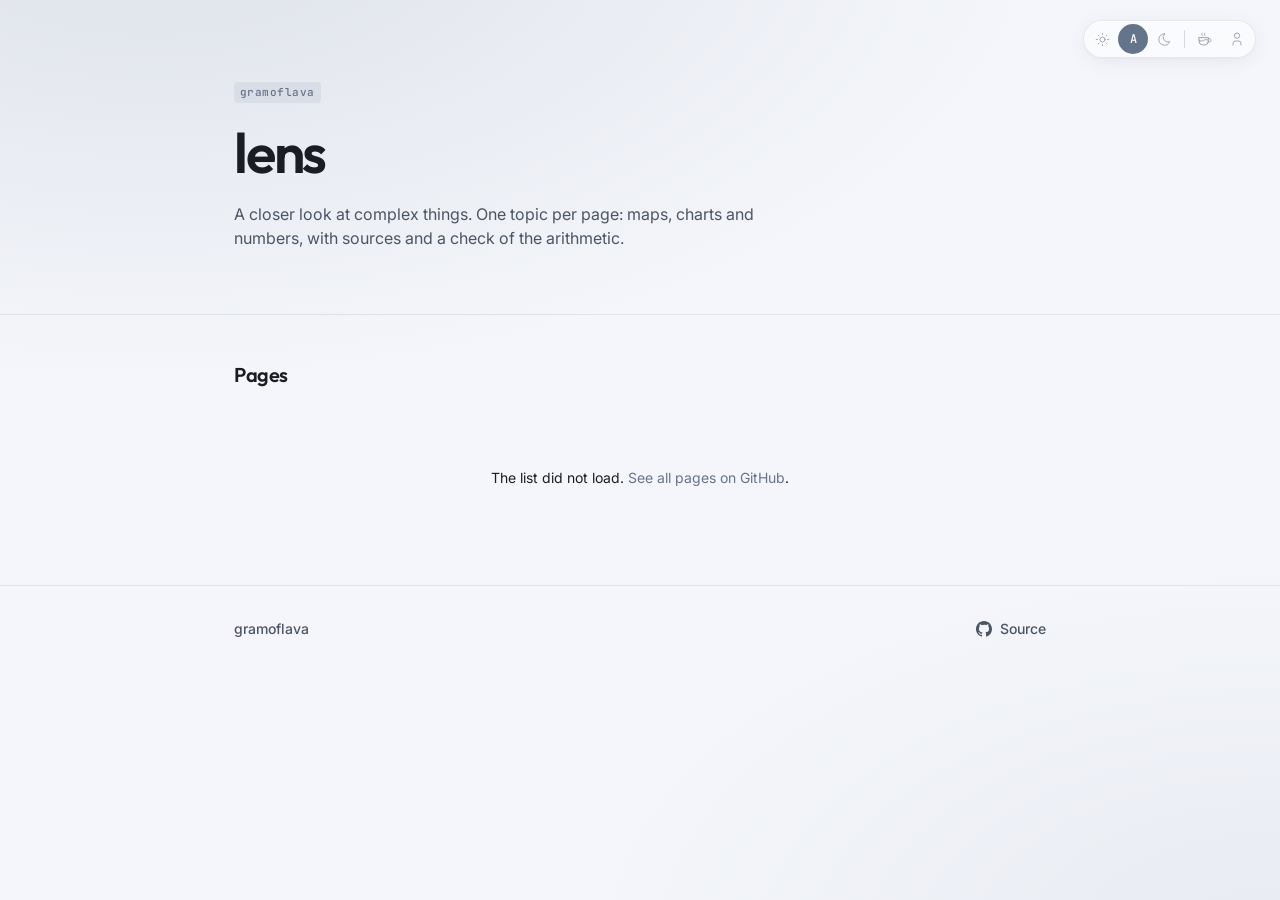
<file: index.html>
<!DOCTYPE html>
<html lang="en" data-accent="lens">

<head>
  <meta charset="UTF-8">
  <meta name="viewport" content="width=device-width, initial-scale=1.0">
  <meta name="color-scheme" content="light dark">
  <meta name="description" content="A closer look at complex things: interactive one-page breakdowns">
  <meta property="og:title" content="lens">
  <meta property="og:description" content="A closer look at complex things: interactive one-page breakdowns">
  <meta property="og:url" content="https://lens.gramoflava.xyz">
  <title>lens</title>
  <link rel="icon" href="favicon.ico" sizes="32x32">
  <link rel="icon" href="favicon.svg" type="image/svg+xml">
  <link rel="apple-touch-icon" href="apple-touch-icon.png">

  <script>
    (function () {
      var t = null;
      try { t = localStorage.getItem('theme'); } catch (e) { }
      if (t === 'light') document.documentElement.classList.add('theme-light');
      else if (t === 'dark') document.documentElement.classList.add('theme-dark');
    })();
  </script>

  <link rel="preconnect" href="https://fonts.googleapis.com">
  <link rel="preconnect" href="https://fonts.gstatic.com" crossorigin>
  <link
    href="https://fonts.googleapis.com/css2?family=Inter:wght@400;500;600&amp;family=JetBrains+Mono:wght@400;500&amp;family=Outfit:wght@400;500;600&amp;display=swap"
    rel="stylesheet">
  <link rel="stylesheet" href="gramofdesign/gramof.css">
  <link rel="stylesheet" href="lens.css">
  <script defer src="gramofdesign/tools.js"></script>
  <script defer src="gramofdesign/theme.js"></script>
</head>

<body>

  <!-- ── Site tools: theme · Ko-fi · whois ── -->
  <div class="site-tools site-tools--glass site-tools--float" data-site-tools></div>

  <!-- ── Hero ─────────────────────────────────────────────────── -->
  <header class="hero">
    <div class="container container--narrow">
      <div class="hero-inner">
        <div class="hero-label">
          <a class="tag" href="https://whois.gramoflava.xyz">gramoflava</a>
        </div>
        <h1 class="hero-name">lens</h1>
        <p class="hero-tagline">A closer look at complex things. One topic per page: maps, charts and numbers, with sources and a check of the arithmetic.</p>
        <div class="hero-chips" id="chips"></div>
      </div>
    </div>
  </header>

  <!-- ── Pages ────────────────────────────────────────────────── -->
  <section class="section">
    <div class="container container--narrow">
      <div class="section-header">
        <h2>Pages</h2>
      </div>
      <!--
        The list builds itself: every *.html in the repo root except index.html.
        Each page supplies its own card through <head>:
          <title>Name · lens</title>
          <meta name="description" content="…">
          <meta name="date" content="YYYY-MM-DD">
          <meta name="keywords" content="tag, tag">
      -->
      <div id="pages-grid" class="projects-grid" aria-live="polite" aria-label="Pages">
        <div class="projects-state"><span class="tag">loading&hellip;</span></div>
      </div>
    </div>
  </section>

  <!-- ── Footer ───────────────────────────────────────────────── -->
  <footer class="site-footer">
    <div class="container container--narrow">
      <div class="footer-inner">
        <a href="https://whois.gramoflava.xyz" class="footer-name footer-link">gramoflava</a>
        <nav class="footer-links" aria-label="Source">
          <a href="https://github.com/gramoflava/lens" class="footer-link" target="_blank" rel="noopener">
            <svg xmlns="http://www.w3.org/2000/svg" viewBox="0 0 24 24" fill="currentColor" aria-hidden="true">
              <path
                d="M12 0C5.374 0 0 5.373 0 12c0 5.302 3.438 9.8 8.207 11.387.599.111.793-.261.793-.577v-2.234c-3.338.726-4.033-1.416-4.033-1.416-.546-1.387-1.333-1.756-1.333-1.756-1.089-.745.083-.729.083-.729 1.205.084 1.839 1.237 1.839 1.237 1.07 1.834 2.807 1.304 3.492.997.107-.775.418-1.305.762-1.604-2.665-.305-5.467-1.334-5.467-5.931 0-1.311.469-2.381 1.236-3.221-.124-.303-.535-1.524.117-3.176 0 0 1.008-.322 3.301 1.23A11.509 11.509 0 0112 5.803c1.02.005 2.047.138 3.006.404 2.291-1.552 3.297-1.23 3.297-1.23.653 1.653.242 2.874.118 3.176.77.84 1.235 1.911 1.235 3.221 0 4.609-2.807 5.624-5.479 5.921.43.372.823 1.102.823 2.222v3.293c0 .319.192.694.801.576C20.566 21.797 24 17.3 24 12c0-6.627-5.373-12-12-12z" />
            </svg>Source
          </a>
        </nav>
      </div>
    </div>
  </footer>

  <script>
    (function () {
      var REPO = 'gramoflava/lens', BRANCH = 'main', CACHE = 'lens:pages:v1', TTL = 10 * 60 * 1000;
      var grid = document.getElementById('pages-grid'), chips = document.getElementById('chips');

      function esc(s) {
        return String(s).replace(/&/g, '&amp;').replace(/</g, '&lt;').replace(/>/g, '&gt;').replace(/"/g, '&quot;');
      }
      function meta(doc, name) {
        var m = doc.querySelector('meta[name="' + name + '"]');
        return m ? (m.getAttribute('content') || '').trim() : '';
      }
      function fmtDate(iso) {
        var d = new Date(iso + 'T12:00:00');
        return isNaN(d) ? '' : d.toLocaleDateString('en-GB', { day: 'numeric', month: 'short', year: 'numeric' });
      }
      function readCache() {
        try { var c = JSON.parse(sessionStorage.getItem(CACHE)); return c && Date.now() - c.t < TTL ? c.pages : null; }
        catch (e) { return null; }
      }
      function writeCache(pages) {
        try { sessionStorage.setItem(CACHE, JSON.stringify({ t: Date.now(), pages: pages })); } catch (e) { }
      }

      function listFiles() {
        var controller = new AbortController();
        var timer = setTimeout(function () { controller.abort(); }, 5000);
        return fetch('https://api.github.com/repos/' + REPO + '/contents/?ref=' + BRANCH, {
          headers: { Accept: 'application/vnd.github+json' }, signal: controller.signal
        }).then(function (r) {
          clearTimeout(timer);
          if (!r.ok) throw new Error('GitHub API ' + r.status);
          return r.json();
        }).then(function (items) {
          return items
            .filter(function (it) { return it.type === 'file' && /\.html$/i.test(it.name) && it.name !== 'index.html'; })
            .map(function (it) { return it.name; });
        });
      }

      function readPage(file) {
        return fetch(file, { cache: 'no-cache' })
          .then(function (r) { if (!r.ok) throw new Error(r.status); return r.text(); })
          .then(function (html) {
            var doc = new DOMParser().parseFromString(html, 'text/html');
            return {
              file: file,
              title: (doc.title || file).replace(/\s*·\s*lens\s*$/i, ''),
              desc: meta(doc, 'description'),
              date: meta(doc, 'date'),
              tags: meta(doc, 'keywords').split(',').map(function (s) { return s.trim(); }).filter(Boolean)
            };
          })
          .catch(function () { return { file: file, title: file.replace(/\.html$/i, ''), desc: '', date: '', tags: [] }; });
      }

      function render(pages) {
        if (!pages.length) {
          grid.innerHTML = '<div class="projects-state"><span class="tag">no pages yet</span></div>';
          return;
        }
        pages.sort(function (a, b) { return (b.date || '').localeCompare(a.date || '') || a.title.localeCompare(b.title); });

        var all = {};
        pages.forEach(function (p) { p.tags.forEach(function (t) { all[t] = (all[t] || 0) + 1; }); });
        chips.innerHTML = Object.keys(all).sort().map(function (t) { return '<span class="tag">' + esc(t) + '</span>'; }).join('');

        grid.innerHTML = pages.map(function (p) {
          return '<a class="project-card glass" href="' + esc(p.file) + '">' +
            '<div class="project-card-head">' +
            '<span class="project-name">' + esc(p.title) + '</span>' +
            (p.date ? '<time class="project-date" datetime="' + esc(p.date) + '">' + esc(fmtDate(p.date)) + '</time>' : '') +
            '</div>' +
            '<p class="project-desc">' + (p.desc ? esc(p.desc) : '<span class="project-desc--empty">No description</span>') + '</p>' +
            '<div class="project-tags">' + p.tags.map(function (t) { return '<span class="tag">' + esc(t) + '</span>'; }).join('') + '</div>' +
            '</a>';
        }).join('');
      }

      function fail() {
        grid.innerHTML = '<div class="projects-state">The list did not load. ' +
          '<a href="https://github.com/' + REPO + '">See all pages on GitHub</a>.</div>';
      }

      var cached = readCache();
      if (cached) { render(cached); return; }
      listFiles()
        .then(function (files) { return Promise.all(files.map(readPage)); })
        .then(function (pages) { writeCache(pages); render(pages); })
        .catch(fail);
    })();
  </script>

</body>

</html>
</file>
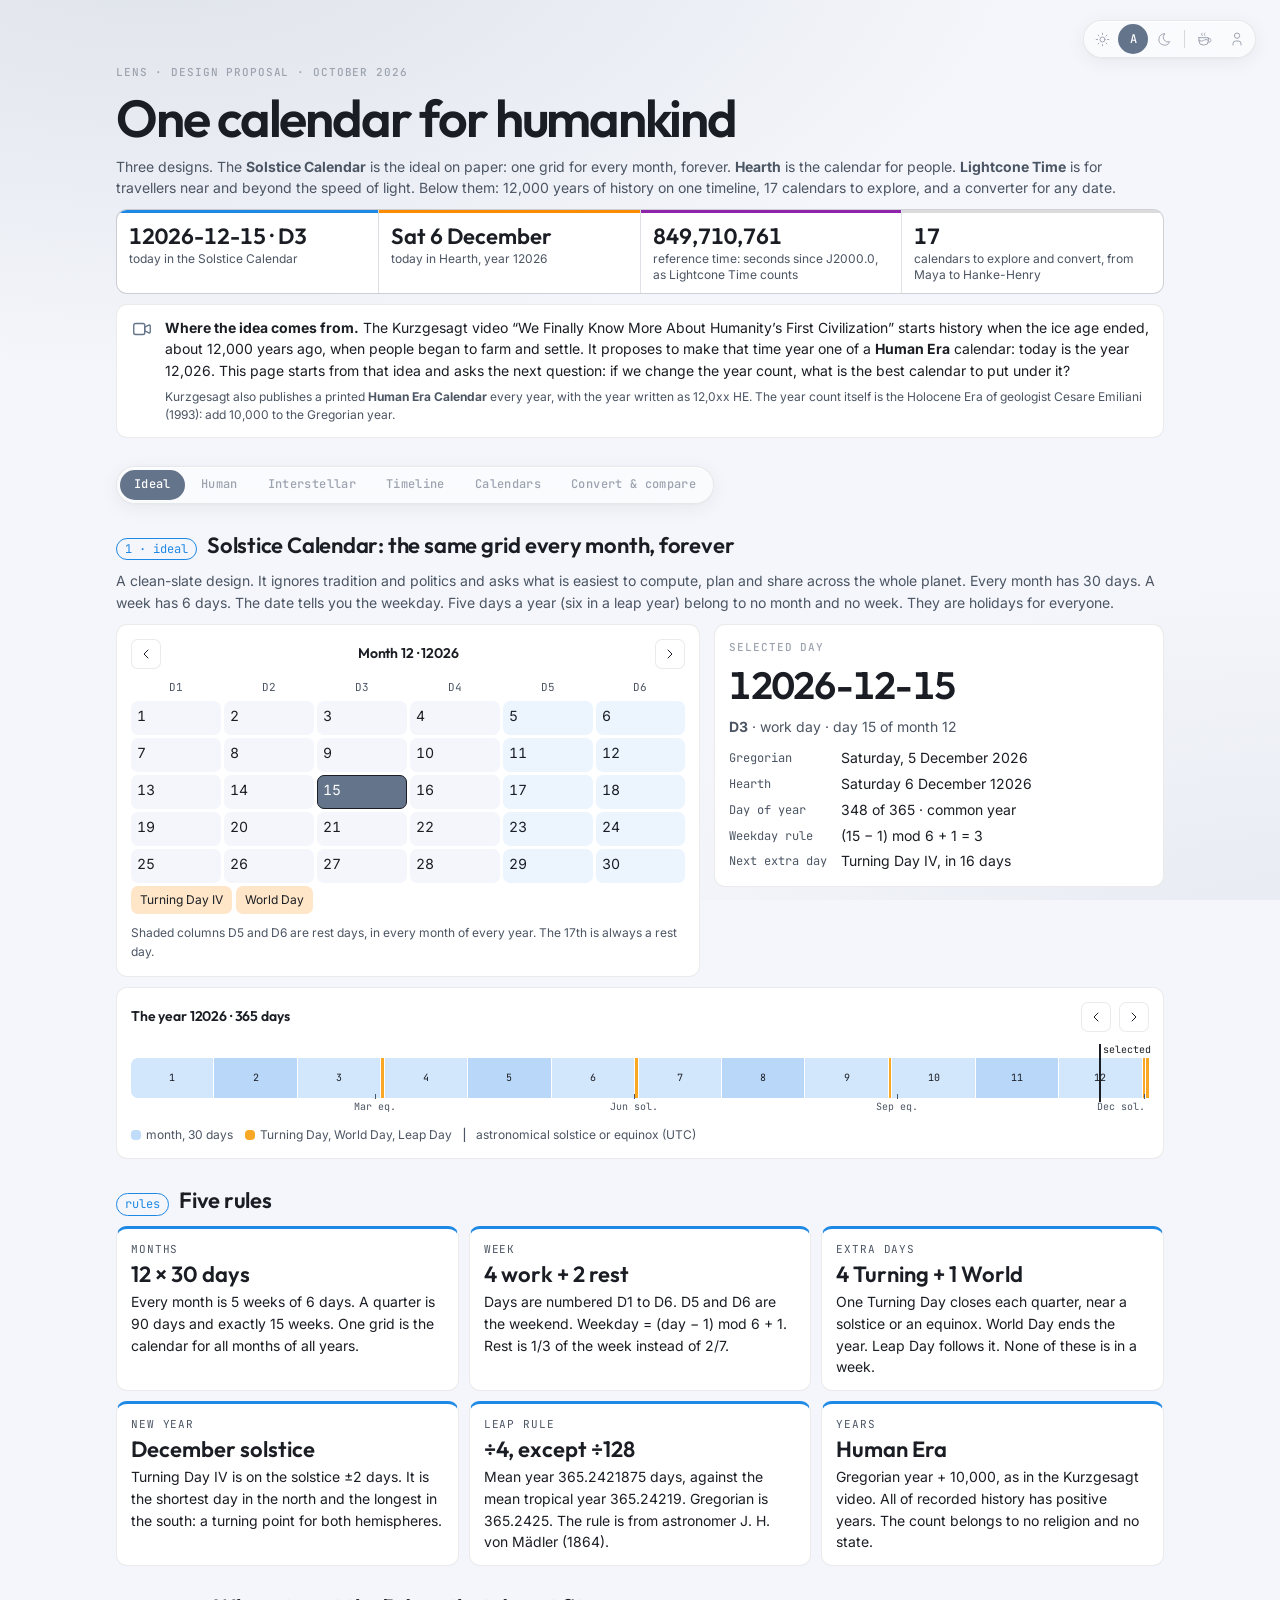
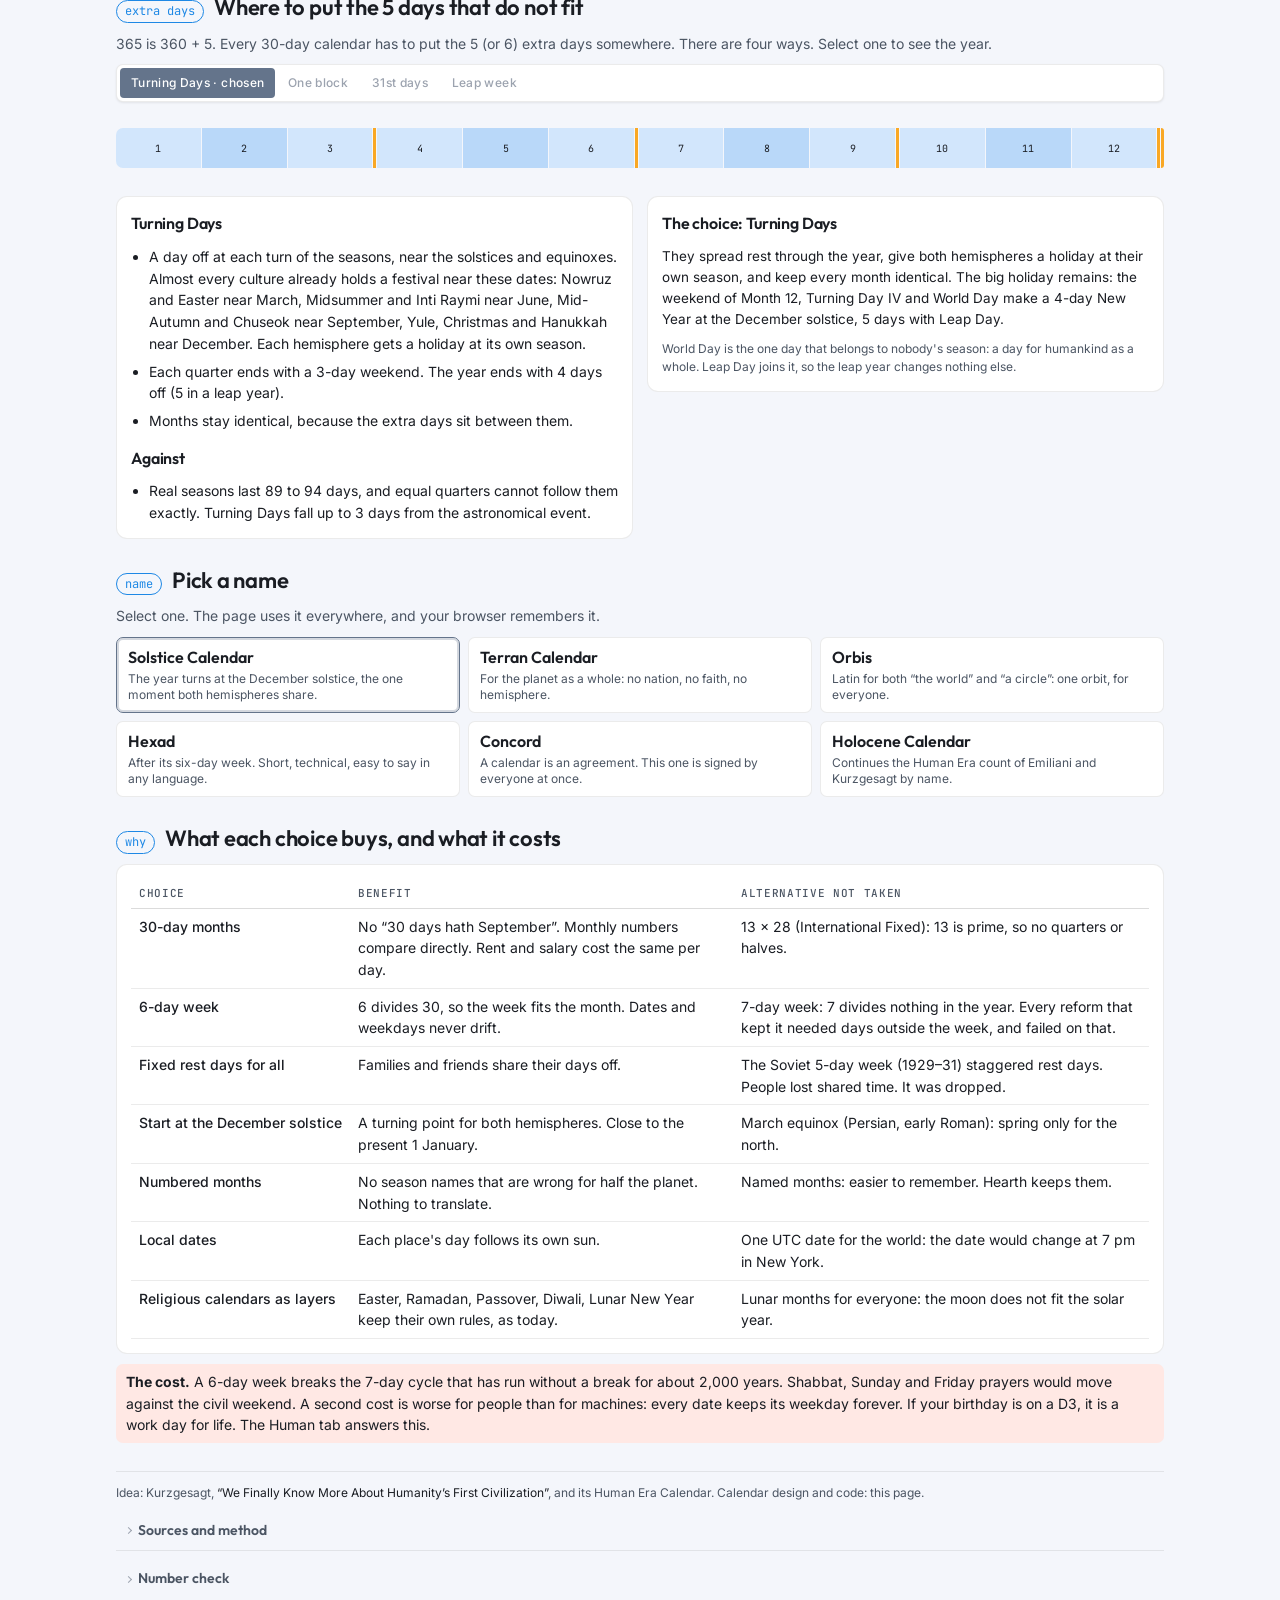
<file: calendar26.html>
<!doctype html>
<html lang="en" data-accent="lens">
<head>
<meta charset="utf-8">
<meta name="viewport" content="width=device-width,initial-scale=1,viewport-fit=cover">
<meta name="color-scheme" content="light dark">
<title>One Calendar for Humankind · lens</title>
<meta name="description" content="Three calendar designs: an ideal one for the whole planet, one for people, and date-keeping for travel near and beyond light speed. With a timeline, 17 calendars, a converter and a comparer.">
<meta name="date" content="2026-10-10">
<meta name="keywords" content="time, history, design">
<meta name="lens:source" content="video">
<meta property="og:title" content="One Calendar for Humankind">
<meta property="og:url" content="https://lens.gramoflava.xyz/calendar26.html">
<link rel="icon" href="favicon.ico" sizes="32x32">
<link rel="icon" href="favicon.svg" type="image/svg+xml">
<link rel="apple-touch-icon" href="apple-touch-icon.png">
<link rel="preconnect" href="https://fonts.googleapis.com">
<link rel="preconnect" href="https://fonts.gstatic.com" crossorigin>
<link rel="stylesheet" href="https://fonts.googleapis.com/css2?family=Inter:wght@400;500;600&amp;family=JetBrains+Mono:wght@400;500&amp;family=Outfit:wght@400;500;600&amp;display=swap">
<script>
  (function () {
    var t = null;
    try { t = localStorage.getItem('theme'); } catch (e) { }
    if (t === 'light') document.documentElement.classList.add('theme-light');
    else if (t === 'dark') document.documentElement.classList.add('theme-dark');
  })();
</script>
<link rel="stylesheet" href="gramofdesign/gramof.css">
<link rel="stylesheet" href="editorial.css">
<script defer src="gramofdesign/tools.js"></script>
<script defer src="gramofdesign/theme.js"></script>
<style>/* Six tabs: three proposals (ideal, human, interstellar), a timeline, a calendar explorer, a converter.
   Every date is an integer Julian Day Number; each calendar is yearStart(y) + months(y).
   Colours come from gramof tokens only, so the theme switch drives everything. */

:root{--c-ideal:var(--chart-1);--c-human:var(--chart-2);--c-star:var(--chart-3);
  --c-civ:var(--chart-6);--c-cal:var(--chart-1);--c-sci:var(--chart-3);--c-now:var(--chart-5);
  --rest:color-mix(in oklab,var(--chart-1) 9%,var(--surface));
  --xday:color-mix(in oklab,var(--chart-7) 30%,var(--surface))}
a{color:inherit}
.origin{display:grid;grid-template-columns:auto minmax(0,1fr);gap:12px;align-items:start;padding:12px 14px;border-radius:var(--radius-md);background:var(--surface);border:1px solid var(--line);font-size:var(--text-md)}
.origin svg{width:22px;height:22px;stroke:var(--accent);fill:none;stroke-width:1.5;stroke-linecap:round;stroke-linejoin:round;margin-top:1px}
.origin p+p{margin-top:6px}
.grid2.wide{grid-template-columns:minmax(0,1.3fr) minmax(0,1fr)}
@media (max-width:820px){.grid2,.grid2.wide{grid-template-columns:1fr}}
.grid3{display:grid;grid-template-columns:repeat(3,minmax(0,1fr));gap:10px}
@media (max-width:820px){.grid3{grid-template-columns:repeat(2,minmax(0,1fr))}}
@media (max-width:520px){.grid3{grid-template-columns:1fr}}
.ctrl select,.ctrl input{min-height:32px}
.panel input[type=number]{width:96px;font-family:var(--font-mono)}
.panel .segmented{max-width:100%;overflow-x:auto;scrollbar-width:none}.panel .segmented::-webkit-scrollbar{display:none}.panel .segmented .segmented__btn{white-space:nowrap;flex:0 0 auto}
.ys .ev.end{transform:translateX(-100%)}.ys .ev.end::before{left:auto;right:0}/* names */

.names{display:grid;grid-template-columns:repeat(3,minmax(0,1fr));gap:8px}
@media (max-width:700px){.names{grid-template-columns:repeat(2,minmax(0,1fr))}}
.nm{all:unset;cursor:pointer;display:grid;gap:2px;padding:9px 11px;border-radius:var(--radius-sm);border:1px solid var(--line);background:var(--surface);font-size:var(--text-sm);color:var(--text-secondary);line-height:1.35}
.nm b{font-family:var(--font-display);font-size:var(--text-lg);font-weight:var(--weight-semibold);color:var(--text)}
.nm[aria-pressed="true"]{border-color:var(--accent);box-shadow:0 0 0 2px var(--accent-ring,var(--accent)) inset}
.nm:focus-visible{outline:none;box-shadow:0 0 0 3px var(--accent-ring)}/* month grid */

.mg{display:grid;gap:3px;font-variant-numeric:tabular-nums}
.mg .hd{font-family:var(--font-mono);font-size:var(--text-xs);color:var(--text-secondary);text-align:center;padding-bottom:2px;overflow:hidden;text-overflow:ellipsis;white-space:nowrap}
.mg .c{border-radius:var(--radius-sm);background:var(--bg);min-height:34px;padding:3px 5px;display:grid;align-content:start;gap:0;font-size:var(--text-md);position:relative;cursor:pointer;border:1px solid transparent}
.mg .c i{font-style:normal;font-size:var(--text-2xs);color:var(--text-secondary);font-family:var(--font-mono);white-space:nowrap;overflow:hidden;text-overflow:ellipsis}
.mg .c.r{background:var(--rest)}
.mg .c.e{background:transparent;cursor:default}
.mg .c.on{background:var(--accent);color:var(--text-on-accent)}.mg .c.on i{color:inherit;opacity:.8}
.mg .c.td{border-color:var(--text)}
.mg .c.gone{background:transparent;color:var(--text-muted);text-decoration:line-through;cursor:default;border:1px dashed var(--line-strong)}
.mg .c:focus-visible{outline:none;box-shadow:0 0 0 3px var(--accent-ring)}
.mg .xrow{grid-column:1/-1;display:flex;gap:4px;flex-wrap:wrap}
.xd{font-size:var(--text-sm);padding:4px 8px;border-radius:var(--radius-sm);background:var(--xday);cursor:pointer;border:1px solid transparent}
.xd.on{background:var(--accent);color:var(--text-on-accent)}
.mhead{display:flex;align-items:center;gap:6px;justify-content:space-between}
.mhead h3{font-size:var(--text-md)}
.ib{all:unset;cursor:pointer;width:28px;height:28px;display:grid;place-items:center;border-radius:var(--radius-sm);border:1px solid var(--line);background:var(--surface);color:var(--text)}
.ib svg{width:16px;height:16px;stroke:currentColor;fill:none;stroke-width:1.5;stroke-linecap:round;stroke-linejoin:round}
.ib:hover{background:var(--bg)}.ib:focus-visible{outline:none;box-shadow:0 0 0 3px var(--accent-ring)}/* year strip */

.ys{position:relative;display:flex;height:40px;border-radius:var(--radius-sm);overflow:visible;gap:1px;margin-top:16px;margin-bottom:18px}
.ys .s{position:relative;height:100%;background:color-mix(in oklab,var(--c,var(--chart-1)) 22%,var(--surface));display:flex;align-items:center;justify-content:center;font-family:var(--font-mono);font-size:var(--text-2xs);color:var(--text);overflow:hidden;white-space:nowrap;min-width:1px}
.ys .s:nth-child(even){background:color-mix(in oklab,var(--c,var(--chart-1)) 34%,var(--surface))}
.ys .s.x{background:var(--chart-7)!important;color:var(--ed-text-on-bright)}
.ys .s.lp{background:color-mix(in oklab,var(--chart-5) 45%,var(--surface))!important}
.ys .s:first-child{border-radius:var(--radius-sm) 0 0 var(--radius-sm)}.ys .s:last-child{border-radius:0 var(--radius-sm) var(--radius-sm) 0}
.ys .mk{position:absolute;top:-14px;bottom:-4px;width:2px;background:var(--text);transform:translateX(-1px);pointer-events:none}
.ys .mk span{position:absolute;top:-2px;left:4px;font-family:var(--font-mono);font-size:var(--text-2xs);white-space:nowrap;color:var(--text)}
.ys .ev{position:absolute;bottom:-17px;transform:translateX(-50%);font-family:var(--font-mono);font-size:var(--text-2xs);color:var(--text-secondary);white-space:nowrap}
.ys .ev::before{content:"";position:absolute;left:50%;top:-5px;width:1px;height:5px;background:var(--text-secondary)}/* tables */

.tbl{width:100%;border-collapse:collapse;font-size:var(--text-md)}
.tbl th{text-align:left;font-family:var(--font-mono);font-size:var(--text-xs);font-weight:var(--weight-medium);color:var(--text-secondary);letter-spacing:.06em;text-transform:uppercase;padding:6px 8px;border-bottom:1px solid var(--line-strong)}
.tbl td{padding:7px 8px;border-bottom:1px solid var(--line);vertical-align:top}
.tbl td:first-child{white-space:nowrap;font-weight:var(--weight-medium)}
.tbl td .s{display:block;font-size:var(--text-sm);color:var(--text-secondary)}
.tbl tr.hl td{background:color-mix(in oklab,var(--accent) 7%,transparent)}
.tbl .grp td{font-family:var(--font-mono);font-size:var(--text-xs);color:var(--text-secondary);letter-spacing:.06em;text-transform:uppercase;padding-top:14px}
.scroll{overflow-x:auto}/* charts */

.chart{position:relative;min-width:0}
.chart svg{display:block;width:100%;touch-action:pan-y;user-select:none}
.chart text{font-family:var(--font-mono);font-size:var(--text-xs);fill:var(--text-secondary)}
.chart .lbl{font-family:var(--font-sans);font-size:var(--text-sm);fill:var(--text)}
.chart .ttl{font-family:var(--font-sans);font-size:var(--text-sm);font-weight:var(--weight-semibold);fill:var(--text)}
.chips{display:flex;flex-wrap:wrap;gap:6px}
.chip{all:unset;cursor:pointer;font-size:var(--text-sm);padding:5px 10px;border-radius:var(--radius-pill);border:1px solid var(--line);background:var(--surface);white-space:nowrap}
.chip[aria-pressed="true"]{background:var(--accent);color:var(--text-on-accent);border-color:var(--accent)}
.chip:focus-visible{outline:none;box-shadow:0 0 0 3px var(--accent-ring)}
.facts{display:grid;grid-template-columns:max-content minmax(0,1fr);gap:4px 14px;font-size:var(--text-md)}
.facts dt{color:var(--text-secondary);font-family:var(--font-mono);font-size:var(--text-sm);padding-top:2px}
.facts dd{margin:0}
.warn{font-size:var(--text-md);padding:7px 10px;border-radius:var(--radius-sm);background:color-mix(in oklab,var(--chart-5) 13%,var(--surface))}
.okn{font-size:var(--text-md);padding:7px 10px;border-radius:var(--radius-sm);background:color-mix(in oklab,var(--chart-6) 13%,var(--surface))}/* birthday rows */

.bd{display:grid;gap:4px}
.bdr{display:grid;grid-template-columns:110px repeat(10,minmax(0,1fr));gap:3px;align-items:center;font-size:var(--text-sm)}
.bdr .h{font-size:var(--text-sm);color:var(--text-secondary)}
.bdr span.d{text-align:center;padding:5px 0;border-radius:var(--radius-xs);background:var(--bg);font-family:var(--font-mono);font-size:var(--text-xs)}
.bdr span.d.r{background:var(--rest)}
.bdr span.d.same{background:color-mix(in oklab,var(--chart-5) 16%,var(--surface))}
@media (max-width:640px){.bdr{grid-template-columns:70px repeat(10,minmax(0,1fr))}.bdr span.d{font-size:var(--text-2xs)}}/* travel */

.tv{display:grid;grid-template-columns:repeat(4,minmax(0,1fr));gap:8px}
@media (max-width:760px){.tv{grid-template-columns:repeat(2,minmax(0,1fr))}}
.tvc{background:var(--bg);border-radius:var(--radius-sm);padding:8px 10px;display:grid;gap:1px;border-top:3px solid var(--c)}
.tvc .h{font-size:var(--text-sm);color:var(--text-secondary)}
.tvc b{font-family:var(--font-display);font-size:var(--text-xl);font-weight:var(--weight-semibold);font-variant-numeric:tabular-nums;line-height:1.15}
.tvc small{font-size:var(--text-xs);color:var(--text-secondary);font-family:var(--font-mono)}
.panel input[type=range]{width:100%}
/* story-specific overrides of the editorial furniture */
.grid2{grid-template-columns:minmax(0,1fr) minmax(0,1fr)}
.tip{opacity:0;transition:opacity var(--dur-fast)}
</style>
</head>
<body>
<div class="site-tools site-tools--glass site-tools--float" data-site-tools></div>
<div class="wrap">
<header>
  <span class="eyebrow"><a href="./" style="color:inherit">lens</a> · Design proposal · October 2026</span>
  <h1>One calendar for humankind</h1>
  <p class="muted">Three designs. The <b data-name>Solstice Calendar</b> is the ideal on paper: one grid for every month, forever. <b>Hearth</b> is the calendar for people. <b>Lightcone Time</b> is for travellers near and beyond the speed of light. Below them: 12,000 years of history on one timeline, 17 calendars to explore, and a converter for any date.</p>
  <div class="kpis" id="kpis"></div>
  <div class="origin">
    <svg viewBox="0 0 24 24" aria-hidden="true"><path d="M15 10l4.553 -2.276a1 1 0 0 1 1.447 .894v6.764a1 1 0 0 1 -1.447 .894l-4.553 -2.276v-4z"/><path d="M3 6m0 2a2 2 0 0 1 2 -2h8a2 2 0 0 1 2 2v8a2 2 0 0 1 -2 2h-8a2 2 0 0 1 -2 -2z"/></svg>
    <div>
      <p><b>Where the idea comes from.</b> The Kurzgesagt video <a href="https://youtu.be/_y9JuojAIg0" target="_blank" rel="noopener">“We Finally Know More About Humanity’s First Civilization”</a> starts history when the ice age ended, about 12,000 years ago, when people began to farm and settle. It proposes to make that time year one of a <b>Human Era</b> calendar: today is the year 12,026. This page starts from that idea and asks the next question: if we change the year count, what is the best calendar to put under it?</p>
      <p class="small">Kurzgesagt also publishes a printed <b>Human Era Calendar</b> every year, with the year written as 12,0xx HE. The year count itself is the Holocene Era of geologist Cesare Emiliani (1993): add 10,000 to the Gregorian year.</p>
    </div>
  </div>
</header>

<div class="segmented tabs" role="tablist" aria-label="Page sections">
  <button class="segmented__btn" type="button" role="tab" data-tab="ideal" aria-controls="tab-ideal">Ideal</button>
  <button class="segmented__btn" type="button" role="tab" data-tab="human" aria-controls="tab-human">Human</button>
  <button class="segmented__btn" type="button" role="tab" data-tab="star" aria-controls="tab-star">Interstellar</button>
  <button class="segmented__btn" type="button" role="tab" data-tab="timeline" aria-controls="tab-timeline">Timeline</button>
  <button class="segmented__btn" type="button" role="tab" data-tab="calendars" aria-controls="tab-calendars">Calendars</button>
  <button class="segmented__btn" type="button" role="tab" data-tab="convert" aria-controls="tab-convert">Convert &amp; compare</button>
</div>

<!-- ============ IDEAL ============ -->
<div class="panel" id="tab-ideal" role="tabpanel">
<section>
  <div class="sh"><span class="n" style="--c:var(--c-ideal)">1 · ideal</span><h2><span data-name>Solstice Calendar</span>: the same grid every month, forever</h2></div>
  <p class="muted">A clean-slate design. It ignores tradition and politics and asks what is easiest to compute, plan and share across the whole planet. Every month has 30 days. A week has 6 days. The date tells you the weekday. Five days a year (six in a leap year) belong to no month and no week. They are holidays for everyone.</p>
  <div class="grid2 wide">
    <div class="card">
      <div class="mhead"><button class="ib" type="button" data-nav="ideal:-1" aria-label="Previous month"><svg viewBox="0 0 24 24"><path d="M15 6l-6 6l6 6"/></svg></button><h3 id="iMonthT"></h3><button class="ib" type="button" data-nav="ideal:1" aria-label="Next month"><svg viewBox="0 0 24 24"><path d="M9 6l6 6l-6 6"/></svg></button></div>
      <div id="iMonth"></div>
      <p class="small">Shaded columns D5 and D6 are rest days, in every month of every year. The 17th is always a rest day.</p>
    </div>
    <div class="card">
      <span class="eyebrow">Selected day</span>
      <div class="big" id="iBig"></div>
      <p id="iSub" class="muted"></p>
      <dl class="facts" id="iFacts"></dl>
    </div>
  </div>
  <div class="card">
    <div class="mhead"><h3 id="iYearT">The year</h3><span class="ctrl"><button class="ib" type="button" data-nav="idealY:-1" aria-label="Previous year"><svg viewBox="0 0 24 24"><path d="M15 6l-6 6l6 6"/></svg></button><button class="ib" type="button" data-nav="idealY:1" aria-label="Next year"><svg viewBox="0 0 24 24"><path d="M9 6l6 6l-6 6"/></svg></button></span></div>
    <div class="ys" id="iYear"></div>
    <div class="leg"><span><i style="background:color-mix(in oklab,var(--chart-1) 30%,var(--surface))"></i>month, 30 days</span><span><i style="background:var(--chart-7)"></i>Turning Day, World Day, Leap Day</span><span>▏ astronomical solstice or equinox (UTC)</span></div>
  </div>
</section>

<section>
  <div class="sh"><span class="n" style="--c:var(--c-ideal)">rules</span><h2>Five rules</h2></div>
  <div class="grid3">
    <div class="fcard" style="--c:var(--c-ideal)"><span class="fk">Months</span><b>12 × 30 days</b><p>Every month is 5 weeks of 6 days. A quarter is 90 days and exactly 15 weeks. One grid is the calendar for all months of all years.</p></div>
    <div class="fcard" style="--c:var(--c-ideal)"><span class="fk">Week</span><b>4 work + 2 rest</b><p>Days are numbered D1 to D6. D5 and D6 are the weekend. Weekday = (day − 1) mod 6 + 1. Rest is 1/3 of the week instead of 2/7.</p></div>
    <div class="fcard" style="--c:var(--c-ideal)"><span class="fk">Extra days</span><b>4 Turning + 1 World</b><p>One Turning Day closes each quarter, near a solstice or an equinox. World Day ends the year. Leap Day follows it. None of these is in a week.</p></div>
    <div class="fcard" style="--c:var(--c-ideal)"><span class="fk">New year</span><b>December solstice</b><p>Turning Day IV is on the solstice ±2 days. It is the shortest day in the north and the longest in the south: a turning point for both hemispheres.</p></div>
    <div class="fcard" style="--c:var(--c-ideal)"><span class="fk">Leap rule</span><b>÷4, except ÷128</b><p>Mean year 365.2421875 days, against the mean tropical year 365.24219. Gregorian is 365.2425. The rule is from astronomer J. H. von Mädler (1864).</p></div>
    <div class="fcard" style="--c:var(--c-ideal)"><span class="fk">Years</span><b>Human Era</b><p>Gregorian year + 10,000, as in the Kurzgesagt video. All of recorded history has positive years. The count belongs to no religion and no state.</p></div>
  </div>
</section>

<section>
  <div class="sh"><span class="n" style="--c:var(--c-ideal)">extra days</span><h2>Where to put the 5 days that do not fit</h2></div>
  <p class="muted">365 is 360 + 5. Every 30-day calendar has to put the 5 (or 6) extra days somewhere. There are four ways. Select one to see the year.</p>
  <div class="segmented segmented--square" role="group" aria-label="Placement of extra days" id="xOpts"></div>
  <div class="ys" id="xStrip"></div>
  <div class="grid2"><div class="card" id="xPro"></div><div class="card" id="xWhy"></div></div>
</section>

<section>
  <div class="sh"><span class="n" style="--c:var(--c-ideal)">name</span><h2>Pick a name</h2></div>
  <p class="muted">Select one. The page uses it everywhere, and your browser remembers it.</p>
  <div class="names" id="names"></div>
</section>

<section>
  <div class="sh"><span class="n" style="--c:var(--c-ideal)">why</span><h2>What each choice buys, and what it costs</h2></div>
  <div class="card scroll"><table class="tbl"><thead><tr><th>Choice</th><th>Benefit</th><th>Alternative not taken</th></tr></thead><tbody>
    <tr><td>30-day months</td><td>No “30 days hath September”. Monthly numbers compare directly. Rent and salary cost the same per day.</td><td>13 × 28 (International Fixed): 13 is prime, so no quarters or halves.</td></tr>
    <tr><td>6-day week</td><td>6 divides 30, so the week fits the month. Dates and weekdays never drift.</td><td>7-day week: 7 divides nothing in the year. Every reform that kept it needed days outside the week, and failed on that.</td></tr>
    <tr><td>Fixed rest days for all</td><td>Families and friends share their days off.</td><td>The Soviet 5-day week (1929–31) staggered rest days. People lost shared time. It was dropped.</td></tr>
    <tr><td>Start at the December solstice</td><td>A turning point for both hemispheres. Close to the present 1 January.</td><td>March equinox (Persian, early Roman): spring only for the north.</td></tr>
    <tr><td>Numbered months</td><td>No season names that are wrong for half the planet. Nothing to translate.</td><td>Named months: easier to remember. Hearth keeps them.</td></tr>
    <tr><td>Local dates</td><td>Each place's day follows its own sun.</td><td>One UTC date for the world: the date would change at 7 pm in New York.</td></tr>
    <tr><td>Religious calendars as layers</td><td>Easter, Ramadan, Passover, Diwali, Lunar New Year keep their own rules, as today.</td><td>Lunar months for everyone: the moon does not fit the solar year.</td></tr>
  </tbody></table></div>
  <div class="warn"><b>The cost.</b> A 6-day week breaks the 7-day cycle that has run without a break for about 2,000 years. Shabbat, Sunday and Friday prayers would move against the civil weekend. A second cost is worse for people than for machines: every date keeps its weekday forever. If your birthday is on a D3, it is a work day for life. The Human tab answers this.</div>
</section>
</div>

<!-- ============ HUMAN ============ -->
<div class="panel" id="tab-human" role="tabpanel" hidden>
<section>
  <div class="sh"><span class="n" style="--c:var(--c-human)">2 · human</span><h2>Hearth: a calendar built for people, not for spreadsheets</h2></div>
  <p class="muted">A perpetual calendar is ideal for machines. People want something else: familiar names, a week that never breaks, and variety. With a perpetual calendar your birthday is on the same weekday all your life. With Hearth it moves one day each year, so it falls on a weekend about 3 years in 7. Hearth changes the Gregorian calendar as little as possible and fixes only what hurts.</p>
  <div class="grid3">
    <div class="fcard" style="--c:var(--c-human)"><span class="fk">Week</span><b>7 days, never broken</b><p>No day ever leaves the week. Religious weeks and the civil week stay in step. Birthdays and holidays move through the weekdays.</p></div>
    <div class="fcard" style="--c:var(--c-human)"><span class="fk">Work</span><b>4 days + 3 rest</b><p>Monday to Thursday. Large trials of the 4-day week (UK 2022, 61 companies) reported less burnout and stable output. Most kept it.</p></div>
    <div class="fcard" style="--c:var(--c-human)"><span class="fk">Months</span><b>30 · 30 · 31</b><p>Each quarter is 91 days = 13 weeks. The 31st is always the last day of a quarter. No knuckle rhymes. Names stay the same.</p></div>
    <div class="fcard" style="--c:var(--c-human)"><span class="fk">Extra days</span><b>Year End + Midyear</b><p>Year End Day after 31 December, Midyear Day after 31 June in leap years. Both are holidays, and both keep their weekday.</p></div>
    <div class="fcard" style="--c:var(--c-human)"><span class="fk">Fresh starts</span><b>Many landmarks</b><p>People start new habits after “temporal landmarks”: a new week, month, year or birthday (Dai, Milkman &amp; Riis, 2014). Hearth keeps all of them.</p></div>
    <div class="fcard" style="--c:var(--c-human)"><span class="fk">Clock</span><b>No clock changes</b><p>Not a calendar rule, but the same aim: permanent standard time. Sleep scientists link the spring clock change to sleep loss and more accidents.</p></div>
  </div>
</section>
<section>
  <div class="sh"><span class="n" style="--c:var(--c-human)">birthday</span><h2>Your birthday over the next 10 years</h2></div>
  <div class="ctrl"><span class="small">Birthday:</span><select id="bdM" aria-label="Birth month"></select><select id="bdD" aria-label="Birth day"></select><span class="small">Shaded = rest day. Red = same weekday as last year.</span></div>
  <div class="card bd" id="bdRows"></div>
  <p class="small">Gregorian and Hearth move your birthday through the week. The ideal calendar fixes it: compare the rows.</p>
</section>
<section>
  <div class="sh"><span class="n" style="--c:var(--c-human)">quarter</span><h2>One quarter of Hearth</h2></div>
  <div class="grid3" id="hQuarter"></div>
  <div class="ys" id="hYear"></div>
  <div class="leg"><span><i style="background:color-mix(in oklab,var(--chart-2) 30%,var(--surface))"></i>month</span><span><i style="background:var(--chart-7)"></i>Midyear Day, Year End Day</span></div>
</section>
<section>
  <div class="sh"><span class="n" style="--c:var(--c-human)">compare</span><h2>Ideal or Hearth?</h2></div>
  <div class="card scroll"><table class="tbl"><thead><tr><th></th><th><span data-name>Solstice Calendar</span></th><th>Hearth</th><th>Gregorian today</th></tr></thead><tbody>
    <tr><td>Week</td><td>6 days, resets every month</td><td>7 days, never breaks</td><td>7 days, never breaks</td></tr>
    <tr><td>Rest</td><td>2 of 6 days</td><td>3 of 7 days</td><td>2 of 7 days</td></tr>
    <tr><td>Month lengths</td><td>30, always</td><td>30, 30, 31 per quarter</td><td>28 to 31, irregular</td></tr>
    <tr><td>Birthday weekday</td><td>fixed for life</td><td>moves 1 day per year</td><td>moves 1 day per year</td></tr>
    <tr><td>Quarters</td><td>identical, 90 days</td><td>identical within a half-year, 91 days</td><td>90 to 92 days</td></tr>
    <tr><td>Change for people</td><td>large: new week, new names</td><td>small: some dates move by 1–2 days</td><td>—</td></tr>
    <tr><td>Best for</td><td>software, planning, accounting</td><td>daily life, families, religion</td><td>habit</td></tr>
  </tbody></table></div>
</section>
</div>

<!-- ============ INTERSTELLAR ============ -->
<div class="panel" id="tab-star" role="tabpanel" hidden>
<section>
  <div class="sh"><span class="n" style="--c:var(--c-star)">3 · interstellar</span><h2>Lightcone Time: date-keeping when “now” is not the same everywhere</h2></div>
  <p class="muted">A calendar assumes that everyone shares one “today”. Relativity says they do not. Two events that are simultaneous for one observer are not simultaneous for another who moves. A traveller at high speed ages less than the people at home. No calendar can fix this. A good system keeps three clocks and never mixes them.</p>
  <div class="grid3">
    <div class="fcard" style="--c:var(--c-star)"><span class="fk">Clock 1 · where-and-when</span><b>Reference time</b><p>SI seconds since J2000.0 (1 Jan 12000 HE, 12:00 TT). In the Solar System: Barycentric Coordinate Time (TCB). Between stars: the frame at rest relative to the cosmic microwave background. It is the only “preferred” frame nature gives us.</p><small>The Sun moves at about 370 km/s in that frame, so Sun time and CMB time drift apart by about 24 s per year.</small></div>
    <div class="fcard" style="--c:var(--c-star)"><span class="fk">Clock 2 · your life</span><b>Proper time</b><p>Each person, ship and AI counts its own lived seconds. Show it in metric units: 1 ks = 17 min, 1 Ms = 11.6 days, 1 Gs = 31.7 years. Age, contracts and medicine use this clock.</p><small>Vernor Vinge’s traders in “A Deepness in the Sky” count in kiloseconds for the same reason.</small></div>
    <div class="fcard" style="--c:var(--c-star)"><span class="fk">Clock 3 · daily life</span><b>Local calendar</b><p>Each world keeps its own days and years from its own sun: Mars has sols of 24 h 40 min. Earth and ships with Earth culture use the <span data-name>Solstice Calendar</span> or Hearth. Holidays are local.</p></div>
  </div>
  <div class="grid2">
    <div class="card"><h3>Order by cause, not by date</h3><p class="small" style="color:var(--text)">Far apart, the order of two events can depend on the observer. Only cause and effect has the same order for all: B can be caused by A only if light from A reaches B in time. So every message carries its reference time, its sender's proper time and position, and a <b>vector clock</b>: the count of events it already knows from each sender. Computers already order events this way. Leslie Lamport's 1978 paper on logical clocks took the idea from special relativity.</p></div>
    <div class="card"><h3>If faster-than-light travel exists</h3><p class="small" style="color:var(--text)">Relativity plus FTL gives time travel: a signal faster than light, sent from a moving ship, can arrive before it was sent (the “tachyonic antitelephone”). The only safe rule is to make one frame special. <b>Every FTL jump must be instantaneous in the CMB frame, and must never arrive at an earlier reference time than it left.</b> Then the reference time becomes a true universal clock, cause stays before effect, and the three-clock system still works.</p></div>
  </div>
</section>
<section>
  <div class="sh"><span class="n" style="--c:var(--c-star)">trip</span><h2>Plan a trip: home time against ship time</h2></div>
  <div class="ctrl">
    <span class="small">To:</span><div class="segmented segmented--square" role="group" aria-label="Destination" id="tDest"></div>
  </div>
  <div class="ctrl">
    <span class="small">Drive:</span><div class="segmented segmented--square" role="group" aria-label="Drive" id="tMode"></div>
    <label class="switch"><input type="checkbox" id="tRound"><span class="switch__track"></span><span class="switch__label">Round trip</span></label>
  </div>
  <div class="ctrl" id="tSpeedRow"><span class="small" style="min-width:80px">Speed: <b class="mono" id="tSpeedV"></b></span><input type="range" id="tSpeed" min="30" max="1000" value="333" aria-label="Speed as a fraction of light speed" style="max-width:420px"></div>
  <div class="tv" id="tOut"></div>
  <div class="chart" id="tChart"><div class="tip" id="tTip"></div></div>
  <p class="small">The chart is a spacetime diagram. Up = reference time on Earth, right = distance. Light moves on the dashed 45° line; nothing with mass can be flatter. Dots on the ship's path mark each year the crew lives. Near light speed the dots spread out: the ship's clock runs slow.</p>
</section>
</div>

<!-- ============ TIMELINE ============ -->
<div class="panel" id="tab-timeline" role="tabpanel" hidden>
<section>
  <div class="sh"><span class="n">timeline</span><h2>12,000 years of history, counted in any calendar</h2></div>
  <p class="muted">Each calendar has a different year one and a different year length. Select a calendar for the axis. Lanes show when each calendar was in use; a diamond marks its year one. Scroll or pinch to zoom, drag to move. Select an event to convert its date.</p>
  <div class="ctrl"><span class="small">Axis:</span><select id="tlCal" aria-label="Calendar for the axis"></select><span class="small">Span:</span><div class="segmented segmented--square" role="group" aria-label="Time span" id="tlSpan"></div></div>
  <div class="chart" id="tl"><div class="tip" id="tlTip"></div></div>
  <div class="leg"><span><i style="background:var(--c-civ)"></i>civilisation</span><span><i style="background:var(--c-cal)"></i>calendars</span><span><i style="background:var(--c-sci)"></i>science and technology</span><span>c. = approximate date</span></div>
</section>
</div>

<!-- ============ CALENDARS ============ -->
<div class="panel" id="tab-calendars" role="tabpanel" hidden>
<section>
  <div class="sh"><span class="n">explore</span><h2>17 calendars, one selected day</h2></div>
  <div class="chips" id="cxChips" role="group" aria-label="Calendar"></div>
  <div class="grid2 wide">
    <div class="card">
      <div class="mhead"><button class="ib" type="button" data-nav="cx:-1" aria-label="Previous month"><svg viewBox="0 0 24 24"><path d="M15 6l-6 6l6 6"/></svg></button><h3 id="cxMonthT"></h3><button class="ib" type="button" data-nav="cx:1" aria-label="Next month"><svg viewBox="0 0 24 24"><path d="M9 6l6 6l-6 6"/></svg></button></div>
      <div id="cxMonth"></div>
    </div>
    <div class="card">
      <span class="eyebrow" id="cxKind"></span>
      <h2 id="cxName"></h2>
      <div class="big" style="font-size:22px" id="cxDate"></div>
      <p class="small" id="cxNote"></p>
      <p id="cxAbout" style="font-size:13.5px"></p>
      <dl class="facts" id="cxFacts"></dl>
    </div>
  </div>
  <div class="card">
    <div class="mhead"><h3 id="cxYearT"></h3><span class="ctrl"><button class="ib" type="button" data-nav="cxY:-1" aria-label="Previous year"><svg viewBox="0 0 24 24"><path d="M15 6l-6 6l6 6"/></svg></button><button class="ib" type="button" data-nav="cxY:1" aria-label="Next year"><svg viewBox="0 0 24 24"><path d="M9 6l6 6l-6 6"/></svg></button></span></div>
    <div class="ys" id="cxYear"></div>
    <div class="leg"><span><i style="background:color-mix(in oklab,var(--chart-1) 30%,var(--surface))"></i>month</span><span><i style="background:color-mix(in oklab,var(--chart-5) 45%,var(--surface))"></i>leap month</span><span><i style="background:var(--chart-7)"></i>days outside the months</span></div>
  </div>
</section>
</div>

<!-- ============ CONVERT ============ -->
<div class="panel" id="tab-convert" role="tabpanel" hidden>
<section>
  <div class="sh"><span class="n">convert</span><h2>Any date, in every calendar</h2></div>
  <p class="muted">Enter a date in any calendar, for example your birthday. Before 1582 most historians write dates in the Julian calendar; select “As written in…” to use the calendar that a country used on that day.</p>
  <div class="ctrl"><select id="cvCal" aria-label="Input calendar"></select><input type="number" id="cvY" aria-label="Year"><select id="cvM" aria-label="Month"></select><select id="cvD" aria-label="Day"></select><button class="btn" type="button" id="cvToday">Today</button></div>
  <p class="small" id="cvHint"></p>
  <div id="cvMsg"></div>
  <div class="card scroll"><table class="tbl" id="cvTbl"></table></div>
</section>
<section>
  <div class="sh"><span class="n">compare</span><h2>Two calendars side by side</h2></div>
  <div class="ctrl"><select id="cmpA" aria-label="First calendar"></select><span class="small">and</span><select id="cmpB" aria-label="Second calendar"></select><span class="small">Presets:</span><div class="chips" id="cmpPre"></div></div>
  <div class="grid2" id="cmpMonths"></div>
  <div class="card"><h3 id="cmpChartT"></h3><p class="small" id="cmpChartS"></p><div class="ctrl"><span class="small">Years shown:</span><div class="segmented segmented--square" role="group" aria-label="Years shown" id="cmpSpan"></div></div><div class="chart" id="cmpChart"><div class="tip" id="cmpTip"></div></div></div>
  <div class="grid2" id="cmpFacts"></div>
</section>
<section>
  <div class="sh"><span class="n">gaps</span><h2>The days that never happened</h2></div>
  <p class="muted">When a country moved from the Julian to the Gregorian calendar, it removed 10 to 13 days. In Britain, 3–13 September 1752 do not exist. Sweden tried a slow switch, failed, and needed a 30 February.</p>
  <div class="ctrl"><span class="small">Country:</span><select id="gapC" aria-label="Country"></select></div>
  <div class="grid2"><div class="card" id="gapGrid"></div><div class="card" id="gapText"></div></div>
</section>
</div>

<footer>
  <span>Idea: Kurzgesagt, <a href="https://youtu.be/_y9JuojAIg0" target="_blank" rel="noopener" style="color:var(--text)">“We Finally Know More About Humanity’s First Civilization”</a>, and its Human Era Calendar. Calendar design and code: this page.</span>
  <details class="acc"><summary>Sources and method</summary><ul>
    <li>All dates are converted through the Julian Day Number. Algorithms follow Reingold &amp; Dershowitz, <i>Calendrical Calculations</i> (Gregorian, Julian, Hebrew, tabular Islamic, Coptic, Ethiopian, Indian national) and Borkowski / jalaali-js (Persian).</li>
    <li>Islamic: the Umm al-Qura table of Saudi Arabia for 1343–1500 AH (1924–2077), the tabular rule outside it.</li>
    <li>Chinese: month data for 1645–2200 computed with the sxtwl astronomical library and cross-checked with two other libraries; where they disagree (6 months in 200 years), the majority is used.</li>
    <li>French Republican: the equinox rule of 1793 (Paris Observatory) for years I–MCC, computed with PyEphem; Romme's rule outside. Day names: the 1793 calendar of Fabre d'Églantine.</li>
    <li>Maya: GMT correlation 584283. Solstices and equinoxes: Meeus, <i>Astronomical Algorithms</i>, ch. 27 (mean terms, accurate to about an hour).</li>
    <li>Relativity: constant speed τ = t/γ; constant 1 g with mid-way flip τ = (2c/a)·arcosh(1 + ad/2c²).</li>
  </ul></details>
  <details class="acc"><summary>Number check</summary><ul id="checks">
    <li>Each calendar was tested on 4,000 random dates against independent libraries (convertdate, hijridate, jdatetime, sxtwl): 0 mismatches for Gregorian, Julian, Hebrew, Islamic, Chinese, Maya, Coptic, Ethiopian, Indian national and ISO weeks. Every calendar converts back to the same day.</li>
    <li>Persian: 698 of 701 new years (1100–1800 AP) match the astronomical rule (equinox before noon in Tehran). The 3 others are within minutes of noon.</li>
    <li>Ideal calendar: from 12026 to 12890 HE, Turning Day IV is never more than 2 days from the December solstice, and the other Turning Days stay within 3 days of their equinox or solstice.</li>
  </ul></details>
</footer>
</div>
<script>
const DATA={"cn":{"y0":1645,"jd0":2321912,"d":"[base64]"},"uq":{"y0":1343,"jd0":2423999,"n":1896,"d":"[base64]"},"fr":{"jd1":2375840,"leap":"[base64]","n":1200},"frn":["Raisin","Safran","Châtaigne","Colchique","Cheval","Balsamine","Carotte","Amaranthe","Panais","Cuve","Pomme de terre","Immortelle","Potiron","Réséda","Âne","Belle de nuit","Citrouille","Sarrasin","Tournesol","Pressoir","Chanvre","Pêche","Navet","Amaryllis","Bœuf","Aubergine","Piment","Tomate","Orge","Tonneau","Pomme","Céleri","Poire","Betterave","Oie","Héliotrope","Figue","Scorsonère","Alisier","Charrue","Salsifis","Mâcre","Topinambour","Endive","Dindon","Chervis","Cresson","Dentelaire","Grenade","Herse","Bacchante","Azerole","Garance","Orange","Faisan","Pistache","Macjonc","Coing","Cormier","Rouleau","Raiponce","Turneps","Chicorée","Nèfle","Cochon","Mâche","Chou-fleur","Miel","Genièvre","Pioche","Cire","Raifort","Cèdre","Sapin","Chevreuil","Ajonc","Cyprès","Lierre","Sabine","Hoyau","Érable à sucre","Bruyère","Roseau","Oseille","Grillon","Pignon","Liège","Truffe","Olive","Pelle","Tourbe","Houille","Bitume","Soufre","Chien","Lave","Terre végétale","Fumier","Salpêtre","Fléau","Granit","Argile","Ardoise","Grès","Lapin","Silex","Marne","Pierre à chaux","Marbre","Van","Pierre à plâtre","Sel","Fer","Cuivre","Chat","Étain","Plomb","Zinc","Mercure","Crible","Lauréole","Mousse","Fragon","Perce-neige","Taureau","Laurier-thym","Amadouvier","Mézéréon","Peuplier","Coignée","Ellébore","Brocoli","Laurier","Avelinier","Vache","Buis","Lichen","If","Pulmonaire","Serpette","Thlaspi","Thimelé","Chiendent","Trainasse","Lièvre","Guède","Noisetier","Cyclamen","Chélidoine","Traîneau","Tussilage","Cornouiller","Violier","Troène","Bouc","Asaret","Alaterne","Violette","Marceau","Bêche","Narcisse","Orme","Fumeterre","Vélar","Chèvre","Épinard","Doronic","Mouron","Cerfeuil","Cordeau","Mandragore","Persil","Cochléaria","Pâquerette","Thon","Pissenlit","Sylvie","Capillaire","Frêne","Plantoir","Primevère","Platane","Asperge","Tulipe","Poule","Bette","Bouleau","Jonquille","Aulne","Couvoir","Pervenche","Charme","Morille","Hêtre","Abeille","Laitue","Mélèze","Ciguë","Radis","Ruche","Gainier","Romaine","Marronnier","Roquette","Pigeon","Lilas","Anémone","Pensée","Myrtille","Greffoir","Rose","Chêne","Fougère","Aubépine","Rossignol","Ancolie","Muguet","Champignon","Hyacinthe","Râteau","Rhubarbe","Sainfoin","Bâton d'or","Chamerisier","Ver à soie","Consoude","Pimprenelle","Corbeille d'or","Arroche","Sarcloir","Statice","Fritillaire","Bourrache","Valériane","Carpe","Fusain","Civette","Buglosse","Sénevé","Houlette","Luzerne","Hémérocalle","Trèfle","Angélique","Canard","Mélisse","Fromental","Martagon","Serpolet","Faux","Fraise","Bétoine","Pois","Acacia","Caille","Œillet","Sureau","Pavot","Tilleul","Fourche","Barbeau","Camomille","Chèvrefeuille","Caille-lait","Tanche","Jasmin","Verveine","Thym","Pivoine","Chariot","Seigle","Avoine","Oignon","Véronique","Mulet","Romarin","Concombre","Échalote","Absinthe","Faucille","Coriandre","Artichaut","Girofle","Lavande","Chamois","Tabac","Groseille","Gesse","Cerise","Parc","Menthe","Cumin","Haricot","Orcanète","Pintade","Sauge","Ail","Vesce","Blé","Chalémie","Épeautre","Bouillon blanc","Melon","Ivraie","Bélier","Prêle","Armoise","Carthame","Mûre","Arrosoir","Panic","Salicorne","Abricot","Basilic","Brebis","Guimauve","Lin","Amande","Gentiane","Écluse","Carline","Câprier","Lentille","Aunée","Loutre","Myrte","Colza","Lupin","Coton","Moulin","Prune","Millet","Lycoperdon","Escourgeon","Saumon","Tubéreuse","Sucrion","Apocyn","Réglisse","Échelle","Pastèque","Fenouil","Épine vinette","Noix","Truite","Citron","Cardère","Nerprun","Tagette","Hotte","Églantier","Noisette","Houblon","Sorgho","Écrevisse","Bigarade","Verge d'or","Maïs","Marron","Panier","La Fête de la Vertu","La Fête du Génie","La Fête du Travail","La Fête de l'Opinion","La Fête des Récompenses","La Fête de la Révolution"]};
/* ===== calendar engine: every date is an integer Julian Day Number (JDN, noon-based civil day) ===== */
const CAL=(function(){
const fl=Math.floor,md=(a,b)=>a-b*Math.floor(a/b);
/* ---------- Gregorian / Julian (proleptic, astronomical year numbering: 0 = 1 BCE) ---------- */
const gLeap=y=>md(y,4)===0&&(md(y,100)!==0||md(y,400)===0),jLeap=y=>md(y,4)===0;
function g2j(y,m,d){const a=fl((14-m)/12),yy=y+4800-a,mm=m+12*a-3;return d+fl((153*mm+2)/5)+365*yy+fl(yy/4)-fl(yy/100)+fl(yy/400)-32045}
function j2g(J){const a=J+32044,b=fl((4*a+3)/146097),c=a-fl(146097*b/4),d=fl((4*c+3)/1461),e=c-fl(1461*d/4),m=fl((5*e+2)/153);return{y:100*b+d-4800+fl(m/10),m:m+3-12*fl(m/10),d:e-fl((153*m+2)/5)+1}}
function ju2j(y,m,d){const a=fl((14-m)/12),yy=y+4800-a,mm=m+12*a-3;return d+fl((153*mm+2)/5)+365*yy+fl(yy/4)-32083}
function j2ju(J){const c=J+32082,d=fl((4*c+3)/1461),e=c-fl(1461*d/4),m=fl((5*e+2)/153);return{y:d-4800+fl(m/10),m:m+3-12*fl(m/10),d:e-fl((153*m+2)/5)+1}}
const dow=J=>md(J+1,7); // 0 = Sunday
const ROMAN=n=>{if(n<1||n>3999)return String(n);const t=[[1000,'M'],[900,'CM'],[500,'D'],[400,'CD'],[100,'C'],[90,'XC'],[50,'L'],[40,'XL'],[10,'X'],[9,'IX'],[5,'V'],[4,'IV'],[1,'I']];let s='';for(const[v,c]of t)while(n>=v){s+=c;n-=v}return s};
const num=n=>Math.abs(n)>=10000?n.toLocaleString('en-US'):String(n);
const ce=y=>y>0?`${y} CE`:`${1-y} BCE`;
const W7=['Sunday','Monday','Tuesday','Wednesday','Thursday','Friday','Saturday'];
const GM=['January','February','March','April','May','June','July','August','September','October','November','December'];
const GL=[31,28,31,30,31,30,31,31,30,31,30,31];
/* ---------- generic machinery: a calendar = yearStart(y) + months(y) ---------- */
function mk(c){
  const cache=new Map();
  const months=c.months;c.months=y=>{let v=cache.get(y);if(!v){v=months(y);if(cache.size>4000)cache.clear();cache.set(y,v)}return v};
  c.yearLen=y=>c.months(y).reduce((s,m)=>s+m.len,0);
  c.fromJD=c.fromJD||function(jd){if(c.inRange&&!c.inRange(jd))return null;let y=c.guess(jd),k=0;
    while(c.yearStart(y+1)<=jd&&k++<9)y++;while(c.yearStart(y)>jd&&k++<18)y--;
    let r=jd-c.yearStart(y);const ms=c.months(y);
    for(let i=0;i<ms.length;i++){if(r<ms[i].len)return{y,m:i+1,d:r+1,mo:ms[i],jd};r-=ms[i].len}return null};
  c.toJD=c.toJD||function(y,m,d){const ms=c.months(y);if(m<1||m>ms.length||d<1||d>ms[m-1].len)return null;let s=c.yearStart(y);for(let i=0;i<m-1;i++)s+=ms[i].len;return s+d-1};
  c.wd=c.wd||(r=>c.week?(c.week.byPos?(r.mo.nw?null:md(r.d-1,c.week.len)):md(r.jd+c.week.off,c.week.len)):null);
  return c;
}
const M=(n,len,x,nw)=>({n,len,x,nw});
const WK7={len:7,off:1,names:W7,first:1}; // index 0 = Sunday, grid starts Monday
/* ---------- Gregorian ---------- */
const gregorian=mk({id:'gregorian',name:'Gregorian',yearStart:y=>g2j(y,1,1),guess:jd=>j2g(jd).y,
  months:y=>GM.map((n,i)=>M(n,i===1&&gLeap(y)?29:GL[i])),yl:ce,week:WK7,
  fmt:r=>`${r.d} ${r.mo.n} ${ce(r.y)}`});
gregorian.fromJD=jd=>{const g=j2g(jd);return{y:g.y,m:g.m,d:g.d,mo:gregorian.months(g.y)[g.m-1],jd}};
const julian=mk({id:'julian',name:'Julian',yearStart:y=>ju2j(y,1,1),guess:jd=>j2ju(jd).y,
  months:y=>GM.map((n,i)=>M(n,i===1&&jLeap(y)?29:GL[i])),yl:ce,week:WK7,
  fmt:r=>`${r.d} ${r.mo.n} ${ce(r.y)}`,
  note:r=>{const g=j2g(r.jd),diff=r.jd-ju2j(g.y,g.m,g.d);return `${-diff>=0?'':''}${Math.abs(diff)} days ${diff<0?'behind':'ahead of'} Gregorian · AUC ${r.y+753}`}});
julian.fromJD=jd=>{const g=j2ju(jd);return{y:g.y,m:g.m,d:g.d,mo:julian.months(g.y)[g.m-1],jd}};
/* ---------- Hebrew (Hillel II arithmetic rules; Reingold & Dershowitz) ---------- */
const HEP=347998,hLeap=y=>md(7*y+1,19)<7;
function hEl(y){const me=fl((235*y-234)/19),pe=12084+13753*me,day=29*me+fl(pe/25920);return md(3*(day+1),7)<3?day+1:day}
function hNY(y){const a=hEl(y-1),b=hEl(y),c=hEl(y+1);return HEP+b+(c-b===356?2:b-a===382?1:0)}
const hebrew=mk({id:'hebrew',name:'Hebrew',yearStart:hNY,guess:jd=>fl((jd-HEP)/365.2468)+1,
  months:y=>{const L=hNY(y+1)-hNY(y),lp=hLeap(y);
    return[M('Tishrei',30),M('Heshvan',md(L,10)===5?30:29),M('Kislev',md(L,10)===3?29:30),M('Tevet',29),M('Shevat',30)]
      .concat(lp?[M('Adar I',30,'leap'),M('Adar II',29)]:[M('Adar',29)])
      .concat([M('Nisan',30),M('Iyar',29),M('Sivan',30),M('Tammuz',29),M('Av',30),M('Elul',29)])},
  yl:y=>`${num(y)} AM`,week:{len:7,off:1,names:['Yom Rishon (Sun)','Yom Sheni (Mon)','Yom Shlishi (Tue)','Yom Revi\'i (Wed)','Yom Chamishi (Thu)','Yom Shishi (Fri)','Shabbat (Sat)'],first:0},
  fmt:r=>`${r.d} ${r.mo.n} ${num(r.y)} AM`,
  note:r=>{const L=hebrew.yearLen(r.y);return `${hLeap(r.y)?'leap year, 13 months':'12 months'} · ${L} days (${['deficient','regular','complete'][L%10-3]}) · year ${md(r.y-1,19)+1} of the 19-year cycle`}});
/* ---------- Islamic: Umm al-Qura table (1343–1500 AH), tabular (civil epoch) outside ---------- */
const IEP=1948440,iLeap=y=>md(14+11*y,30)<11,iStartT=y=>IEP+354*(y-1)+fl((3+11*y)/30);
const IM=['Muharram','Safar','Rabiʿ I','Rabiʿ II','Jumada I','Jumada II','Rajab','Shaʿban','Ramadan','Shawwal','Dhu al-Qaʿda','Dhu al-Hijja'];
let UQ=null; // filled by load(): {y0,jd0,len:[...], st:[...]}
const islamic=mk({id:'islamic',name:'Islamic (Hijri)',
  yearStart:y=>UQ&&y>=UQ.y0&&y<=UQ.y1?UQ.st[(y-UQ.y0)*12]:iStartT(y),
  guess:jd=>fl((jd-IEP)/354.36667)+1,
  months:y=>UQ&&y>=UQ.y0&&y<=UQ.y1?IM.map((n,i)=>M(n,UQ.len[(y-UQ.y0)*12+i])):IM.map((n,i)=>M(n,i===11?(iLeap(y)?30:29):(i%2?29:30))),
  yl:y=>y>0?`${num(y)} AH`:`${num(1-y)} BH`,week:{len:7,off:1,names:['al-Ahad (Sun)','al-Ithnayn (Mon)','ath-Thulatha (Tue)','al-Arbiʿa (Wed)','al-Khamis (Thu)','al-Jumʿa (Fri)','as-Sabt (Sat)'],first:0},
  fmt:r=>`${r.d} ${r.mo.n} ${islamic.yl(r.y)}`,
  note:r=>UQ&&r.y>=UQ.y0&&r.y<=UQ.y1?'Umm al-Qura (Saudi official table). Local moon sighting can differ by 1–2 days':'tabular (arithmetic) rule: real months start by moon sighting, ±1–2 days'});
/* ---------- Persian Solar Hijri (Borkowski / jalaali algorithm, valid −61…3177 AP) ---------- */
const PB=[-61,9,38,199,426,686,756,818,1111,1181,1210,1635,2060,2097,2192,2262,2324,2394,2456,3178];
const dv=(a,b)=>~~(a/b),mo=(a,b)=>a-~~(a/b)*b;
function jalCal(jy){let gy=jy+621,leapJ=-14,jp=PB[0],jm,jump=0,n,i;
  for(i=1;i<PB.length;i++){jm=PB[i];jump=jm-jp;if(jy<jm)break;leapJ+=dv(jump,33)*8+dv(mo(jump,33),4);jp=jm}
  n=jy-jp;leapJ+=dv(n,33)*8+dv(mo(n,33)+3,4);if(mo(jump,33)===4&&jump-n===4)leapJ+=1;
  const leapG=dv(gy,4)-dv((dv(gy,100)+1)*3,4)-150,march=20+leapJ-leapG;return{gy,march}}
const pStartA=y=>{const r=jalCal(y);return g2j(r.gy,3,r.march)};
const pL=y=>md(25*y+11,33)<8; // 33-year arithmetic rule, used outside the algorithm's range
const PPRE=[0];for(let k=0;k<33;k++)PPRE.push(PPRE[k]+(pL(k)?1:0));
const pC=n=>fl(n/33)*8+PPRE[md(n,33)]; // leap years in [0,n)
function pStart(y){if(y>=-60&&y<=3177)return pStartA(y);
  if(y<-60)return pStartA(-60)-365*(-60-y)-(pC(-60)-pC(y));
  return pStartA(3177)+365*(y-3177)+(pC(y)-pC(3177))}
const PM=['Farvardin','Ordibehesht','Khordad','Tir','Mordad','Shahrivar','Mehr','Aban','Azar','Dey','Bahman','Esfand'];
const persian=mk({id:'persian',name:'Persian (Solar Hijri)',yearStart:pStart,guess:jd=>fl((jd-1948321)/365.2422)+1,
  months:y=>{const L=pStart(y+1)-pStart(y);return PM.map((n,i)=>M(n,i<6?31:i<11?30:L-336))},
  yl:y=>y>0?`${num(y)} AP`:`${num(1-y)} BH`,week:{len:7,off:1,names:['Yekshanbe (Sun)','Doshanbe (Mon)','Seshanbe (Tue)','Chaharshanbe (Wed)','Panjshanbe (Thu)','Jomeh (Fri)','Shanbe (Sat)'],first:6},
  fmt:r=>`${r.d} ${r.mo.n} ${persian.yl(r.y)}`,note:r=>`Nowruz (new year) at the March equinox · ${persian.yearLen(r.y)===366?'leap year':'common year'}`});
/* ---------- Chinese lunisolar (table 1645–2200, computed with sxtwl, cross-checked) ---------- */
let CN=null; // {y0,y1,st:[cnyJD...],lens:[[...]],leap:[...]}
const STEM='甲乙丙丁戊己庚辛壬癸',BR='子丑寅卯辰巳午未申酉戌亥',ANI=['Rat','Ox','Tiger','Rabbit','Dragon','Snake','Horse','Goat','Monkey','Rooster','Dog','Pig'],ELE=['Wood','Wood','Fire','Fire','Earth','Earth','Metal','Metal','Water','Water'];
const CMN=['正月','二月','三月','四月','五月','六月','七月','八月','九月','十月','冬月','腊月'];
const gz=i=>STEM[md(i,10)]+BR[md(i,12)];
const yGz=y=>{const i=md(y-4,60);return{s:gz(i),a:ANI[md(y-4,12)],e:ELE[md(y-4,10)]}};
const chinese=mk({id:'chinese',name:'Chinese',inRange:jd=>CN&&jd>=CN.st[0]&&jd<CN.st[CN.st.length-1],
  yearStart:y=>CN.st[Math.max(0,Math.min(CN.st.length-1,y-CN.y0))],guess:jd=>j2g(jd).y-(j2g(jd).m<3?1:0),
  months:y=>{const i=y-CN.y0;if(!CN||i<0||i>=CN.lens.length)return[];const L=CN.lens[i],lp=CN.leap[i],r=[];let k=0;for(let m=1;m<=12;m++){r.push(M(`Month ${m} · ${CMN[m-1]}`,L[k++]));if(lp===m)r.push(M(`Leap month ${m} · 闰${CMN[m-1]}`,L[k++],'leap'))}return r},
  yl:y=>{const g=yGz(y);return `${g.s} ${g.e} ${g.a} (${y})`},week:WK7,
  fmt:r=>{const g=yGz(r.y),mm=r.mo.n.split(' · ');return `${mm[0]}, day ${r.d} · year ${g.s}, ${g.e} ${g.a}`},
  note:r=>`day ${gz(md(r.jd+49,60))} in the 60-day cycle · new year was ${gregorian.fmt(gregorian.fromJD(chinese.yearStart(r.y)))}`});
/* ---------- French Republican: equinox rule (Paris) for years 1–1200 from ephemeris, Romme rule outside ---------- */
let FR=null; // {st:[start of year 1..1201]}
const fLeapR=y=>(md(y,4)===0&&md(y,100)!==0)||md(y,400)===0;
const fCnt=n=>fl(n/4)-fl(n/100)+fl(n/400);
function fStart(y){if(!FR)return null;const n=FR.st.length;if(y>=1&&y<=n)return FR.st[y-1];
  if(y<1){return FR.st[0]-365*(1-y)-(fCnt(0)-fCnt(y-1))}
  return FR.st[n-1]+365*(y-n)+(fCnt(y-1)-fCnt(n-1))}
const FM=['Vendémiaire','Brumaire','Frimaire','Nivôse','Pluviôse','Ventôse','Germinal','Floréal','Prairial','Messidor','Thermidor','Fructidor'];
const FD=['Primidi','Duodi','Tridi','Quartidi','Quintidi','Sextidi','Septidi','Octidi','Nonidi','Décadi'];
let FRN=[];
const french=mk({id:'french',name:'French Republican',yearStart:fStart,guess:jd=>fl((jd-2375840)/365.2422)+1,
  months:y=>FM.map(n=>M(n,30)).concat([M('Sansculottides',fStart(y+1)-fStart(y)-360,'extra',true)]),
  yl:y=>y>=1?`An ${ROMAN(y)}`:`year ${y} (before the Republic)`,week:{len:10,names:FD,byPos:true,first:0},
  fmt:r=>r.mo.nw?`${FRN[360+r.d-1]||'Complementary day '+r.d} · ${french.yl(r.y)}`:`${FD[(r.d-1)%10]} ${r.d} ${r.mo.n} ${french.yl(r.y)}`,
  note:r=>(r.mo.nw?'complementary day, outside the décades':`day of the ${FRN[(r.m-1)*30+r.d-1]||'?'} · décade ${fl((r.d-1)/10)+1}`)+(r.y>1200?' · Romme leap rule':r.y<1?' · proleptic':'')});
/* ---------- Maya (GMT correlation 584283) ---------- */
const MEP=584283,TZ=['Imix','Ik\'','Ak\'bal','K\'an','Chikchan','Kimi','Manik\'','Lamat','Muluk','Ok','Chuwen','Eb\'','B\'en','Ix','Men','K\'ib\'','Kab\'an','Etz\'nab\'','Kawak','Ajaw'];
const HB=['Pop','Wo\'','Sip','Sotz\'','Sek','Xul','Yaxk\'in','Mol','Ch\'en','Yax','Sak\'','Keh','Mak','K\'ank\'in','Muwan','Pax','K\'ayab','Kumk\'u'];
function longCount(jd){let n=jd-MEP;const neg=n<0;n=Math.abs(n);const u=[144000,7200,360,20,1],r=[];for(const x of u){r.push(fl(n/x));n%=x}return(neg?'−':'')+r.join('.')}
const tzolkin=jd=>{const n=jd-MEP;return `${md(n+3,13)+1} ${TZ[md(n+19,20)]}`};
const maya=mk({id:'maya',name:'Maya',yearStart:y=>MEP-348+365*y,guess:jd=>fl((jd-MEP+348)/365),
  months:y=>HB.map(n=>M(n,20)).concat([M('Wayeb\'',5,'extra')]),
  yl:y=>`Haab' cycle ${y}`,week:{len:20,names:TZ,off:19,first:0,maya:true},
  wd:r=>md(r.jd-MEP+19,20),
  fmt:r=>`${longCount(r.jd)} · ${tzolkin(r.jd)} ${r.d-1} ${r.mo.n}`,
  note:r=>`Long Count · Tzolk'in (260 days) · Haab' (365 days). Calendar Round repeats every 52 years`});
/* ---------- Coptic, Ethiopian, Egyptian civil (Nabonassar) ---------- */
function alex(id,name,ep,mn,last,yl,wk){return mk({id,name,yearStart:y=>ep+365*(y-1)+fl(y/4),guess:jd=>fl((jd-ep)/365.25)+1,
  months:y=>mn.map(n=>M(n,30)).concat([M(last,md(y,4)===3?6:5,'extra')]),yl,week:wk||WK7,fmt:r=>`${r.d} ${r.mo.n} ${yl(r.y)}`})}
const coptic=alex('coptic','Coptic',1825030,['Thout','Paopi','Hathor','Koiak','Tobi','Meshir','Paremhat','Parmouti','Pashons','Paoni','Epip','Mesori'],'Pi Kogi Enavot',y=>`${num(y)} AM (Martyrs)`);
const ethiopian=alex('ethiopian','Ethiopian',1724221,['Meskerem','Tikimt','Hidar','Tahsas','Tir','Yekatit','Megabit','Miyazya','Ginbot','Sene','Hamle','Nehase'],'Pagume',y=>`${num(y)} EC`);
ethiopian.note=r=>`Ethiopian new year (Enkutatash) falls on 11 or 12 September`;
const egyptian=mk({id:'egyptian',name:'Egyptian civil',yearStart:y=>1448638+365*(y-1),guess:jd=>fl((jd-1448638)/365)+1,
  months:y=>['Thoth','Phaophi','Athyr','Choiak','Tybi','Mechir','Phamenoth','Pharmuthi','Pachon','Payni','Epiphi','Mesore'].map(n=>M(n,30)).concat([M('Epagomenal days',5,'extra',true)]),
  yl:y=>`year ${num(y)} of Nabonassar`,week:{len:10,names:['1','2','3','4','5','6','7','8','9','10'],byPos:true,first:0},
  fmt:r=>`${r.d} ${r.mo.n}, year ${num(r.y)} of Nabonassar`,note:r=>'365 days, no leap day: the "wandering year" drifts one day every 4 years'});
/* ---------- Indian national (Saka) ---------- */
const saka=mk({id:'saka',name:'Indian national (Saka)',yearStart:y=>g2j(y+78,3,gLeap(y+78)?21:22),guess:jd=>j2g(jd).y-78-(j2g(jd).m<4?1:0),
  months:y=>[['Chaitra',gLeap(y+78)?31:30],['Vaishakha',31],['Jyeshtha',31],['Ashadha',31],['Shravana',31],['Bhadra',31],['Ashvin',30],['Kartika',30],['Agrahayana',30],['Pausha',30],['Magha',30],['Phalguna',30]].map(a=>M(a[0],a[1])),
  yl:y=>`${num(y)} Saka`,week:WK7,fmt:r=>`${r.d} ${r.mo.n} ${num(r.y)} Saka`});
/* ---------- reform proposals on the Gregorian year ---------- */
const ifc=mk({id:'ifc',name:'International Fixed',yearStart:y=>g2j(y,1,1),guess:jd=>j2g(jd).y,
  months:y=>{const n=['January','February','March','April','May','June','Sol','July','August','September','October','November','December'],r=[];n.forEach((x,i)=>{r.push(M(x,28));if(i===5&&gLeap(y))r.push(M('Leap Day',1,'extra',true))});r.push(M('Year Day',1,'extra',true));return r},
  yl:ce,week:{len:7,names:W7,byPos:true,first:0},fmt:r=>r.mo.nw?`${r.mo.n} ${ce(r.y)}`:`${W7[(r.d-1)%7]} ${r.d} ${r.mo.n} ${ce(r.y)}`});
const world=mk({id:'world',name:'World Calendar',yearStart:y=>g2j(y,1,1),guess:jd=>j2g(jd).y,
  months:y=>{const L=[31,30,30],r=[];GM.forEach((x,i)=>{r.push(M(x,L[i%3]));if(i===5&&gLeap(y))r.push(M('Leapyear Day',1,'extra',true))});r.push(M('Worldsday',1,'extra',true));return r},
  yl:ce,week:{len:7,names:W7,first:0},
  wd:r=>{if(r.mo.nw)return null;const ms=world.months(r.y);let q=0,i=0,k=0;for(;i<r.m-1;i++){if(!ms[i].nw){q+=ms[i].len;k++}}const qi=k%3;let off=0;for(let j=r.m-2,c=0;c<qi;j--){if(!ms[j].nw){off+=ms[j].len;c++}}return md(off+r.d-1,7)},
  fmt:r=>r.mo.nw?`${r.mo.n} ${ce(r.y)}`:`${W7[world.wd(r)]} ${r.d} ${r.mo.n} ${ce(r.y)}`});
function isoStart(y){const j4=g2j(y,1,4);return j4-md(dow(j4)+6,7)}
const hanke=mk({id:'hanke',name:'Hanke-Henry Permanent',yearStart:isoStart,guess:jd=>j2g(jd).y,
  months:y=>{const L=[30,30,31],r=GM.map((x,i)=>M(x,L[i%3]));if(isoStart(y+1)-isoStart(y)===371)r.push(M('Xtr (leap week)',7,'extra'));return r},
  yl:ce,week:WK7,fmt:r=>`${W7[dow(r.jd)]} ${r.d} ${r.mo.n} ${ce(r.y)}`});
/* ---------- the proposal: 12 × 30, 6-day week, Turning Days, year from the December solstice ---------- */
const PA=g2j(2025,12,23),PY=12026,pLeap=y=>md(y,4)===0&&md(y,128)!==0,pCnt=n=>fl(n/4)-fl(n/128);
const pStart2=y=>PA+365*(y-PY)+(pCnt(y-1)-pCnt(PY-1));
const PMN=[1,2,3,'T1',4,5,6,'T2',7,8,9,'T3',10,11,12,'T4','W'];
const PNAME={T1:'Turning Day I',T2:'Turning Day II',T3:'Turning Day III',T4:'Turning Day IV',W:'World Day',L:'Leap Day'};
const PWD=['D1','D2','D3','D4','D5','D6'];
const pad=n=>String(n).padStart(2,'0');
const ours=mk({id:'ours',name:'Proposal',yearStart:pStart2,guess:jd=>fl((jd-PA)/365.2421875)+PY,
  months:y=>PMN.concat(pLeap(y)?['L']:[]).map(k=>typeof k==='number'?M(`Month ${k}`,30,undefined,false):M(PNAME[k],1,'extra',true)).map((m,i,a)=>(m.k=PMN.concat(['L'])[i],m)),
  yl:y=>`${y}`,week:{len:6,names:PWD,byPos:true,first:0},
  fmt:r=>r.mo.nw?`${r.mo.n} ${r.y}`:`${r.y}-${pad(r.mo.k)}-${pad(r.d)} · ${PWD[(r.d-1)%6]}`,
  note:r=>r.mo.nw?'outside months and weeks: a holiday for everyone':`${(r.d-1)%6>=4?'rest day':'work day'} · day ${r.mo.k}·${r.d} · ${pLeap(r.y)?'leap year':'common year'}`});
/* ---------- the human calendar: 7-day week never broken, quarters 30-30-31, two extra days that keep their weekday ---------- */
const human=mk({id:'human',name:'Hearth',yearStart:y=>g2j(y-10000,1,1),guess:jd=>j2g(jd).y+10000,
  months:y=>{const L=[30,30,31],r=[];GM.forEach((x,i)=>{r.push(M(x,L[i%3]));if(i===5&&gLeap(y-10000))r.push(M('Midyear Day',1,'extra'))});r.push(M('Year End Day',1,'extra'));return r},
  yl:y=>`${y} HE`,week:WK7,
  fmt:r=>r.mo.x?`${W7[dow(r.jd)]}, ${r.mo.n} ${r.y}`:`${W7[dow(r.jd)]} ${r.d} ${r.mo.n} ${r.y}`,
  note:r=>r.mo.x?'a holiday that stays inside the week':([5,6,0].includes(dow(r.jd))?'rest day (Fri–Sun)':'work day (Mon–Thu)')});
/* ---------- simple year counts ---------- */
function isoWeek(jd){const g=j2g(jd);let y=g.y;if(jd>=isoStart(y+1))y++;else if(jd<isoStart(y))y--;const w=fl((jd-isoStart(y))/7)+1,d=md(dow(jd)+6,7)+1;return{y,w,d}}
const JP=[[g2j(2019,5,1),'Reiwa',2019],[g2j(1989,1,8),'Heisei',1989],[g2j(1926,12,25),'Shōwa',1926],[g2j(1912,7,30),'Taishō',1912],[g2j(1873,1,1),'Meiji',1868]];
function jpEra(jd){for(const[s,n,y0]of JP)if(jd>=s){const y=j2g(jd).y-y0+1;return `${n} ${y===1?'1 (gannen)':y}`}return null}
const ALL={ours,human,gregorian,julian,hebrew,islamic,chinese,persian,french,maya,ethiopian,coptic,saka,egyptian,ifc,world,hanke};
function load(D){
  // Chinese
  const c=D.cn;CN={y0:c.y0,st:[],lens:[],leap:[]};let s=c.jd0;
  for(let i=0;i<c.d.length/5;i++){const v=parseInt(c.d.substr(i*5,5),16),lp=v&15,bits=(v>>4).toString(2).padStart(13,'0'),n=lp?13:12;
    CN.st.push(s);const L=[];for(let k=0;k<n;k++)L.push(bits[k]==='1'?30:29);CN.lens.push(L);CN.leap.push(lp);s+=L.reduce((a,b)=>a+b,0)}
  CN.st.push(s);CN.y1=CN.y0+CN.lens.length-1;
  // Umm al-Qura
  const u=D.uq,big=u.d.split('').map(h=>parseInt(h,16).toString(2).padStart(4,'0')).join('');UQ={y0:u.y0,len:[],st:[]};let t=u.jd0;
  for(let i=0;i<u.n;i++){const l=28+parseInt(big.substr(i*2,2),2);UQ.st.push(t);UQ.len.push(l);t+=l}UQ.st.push(t);UQ.y1=UQ.y0+u.n/12-1;
  // French
  const f=D.fr,fb=f.leap.split('').map(h=>parseInt(h,16).toString(2).padStart(4,'0')).join('');FR={st:[f.jd1]};
  for(let i=0;i<f.n;i++)FR.st.push(FR.st[i]+(fb[i]==='1'?366:365));
  FRN=D.frn;
}
/* ---------- solstices & equinoxes (Meeus, mean terms; good to ~1 h for 1000–3000) ---------- */
function season(y,k){const Y=(y-2000)/1000,C=[[2451623.80984,365242.37404,0.05169,-0.00411,-0.00057],[2451716.56767,365241.62603,0.00325,0.00888,-0.00030],[2451810.21715,365242.01767,-0.11575,0.00337,0.00078],[2451900.05952,365242.74049,-0.06223,-0.00823,0.00032]][k];
  return C[0]+C[1]*Y+C[2]*Y*Y+C[3]*Y**3+C[4]*Y**4}
return{fl,md,g2j,j2g,ju2j,j2ju,gLeap,jLeap,dow,W7,GM,ALL,load,longCount,tzolkin,isoWeek,isoStart,jpEra,yGz,gz,ROMAN,ce,num,season,pLeap,PA,PY,
  get CN(){return CN},get UQ(){return UQ},get FRN(){return FRN}};
})();


(function(){
const C=CAL;C.load(DATA);
const A=C.ALL,fl=Math.floor,md=C.md,g2j=C.g2j,j2g=C.j2g,ju2j=C.ju2j,j2ju=C.j2ju;
const reduce=matchMedia('(prefers-reduced-motion: reduce)').matches;
const NS='http://www.w3.org/2000/svg';
function el(t,a,p){const e=document.createElementNS(NS,t);for(const k in a)e.setAttribute(k,a[k]);if(p)p.appendChild(e);return e}
const $=id=>document.getElementById(id);
const esc=s=>String(s).replace(/[&<>"]/g,c=>({'&':'&amp;','<':'&lt;','>':'&gt;','"':'&quot;'}[c]));
const nowD=new Date(),TODAY=g2j(nowD.getFullYear(),nowD.getMonth()+1,nowD.getDate());
let SEL=TODAY,TAB='ideal';
const yr=y=>y>0?String(y):`${1-y} BCE`;
const gS=jd=>{const g=j2g(jd);return `${g.d} ${C.GM[g.m-1].slice(0,3)} ${yr(g.y)}`};
const gL=jd=>{const g=j2g(jd);return `${C.W7[C.dow(jd)]}, ${g.d} ${C.GM[g.m-1]} ${yr(g.y)}`};
const gISO=jd=>{const g=j2g(jd);const y=g.y<0?'-'+String(-g.y).padStart(4,'0'):String(g.y).padStart(4,'0');return `${y}-${String(g.m).padStart(2,'0')}-${String(g.d).padStart(2,'0')}`};
const fmtN=(v,dp=0)=>v.toLocaleString('en-US',{minimumFractionDigits:dp,maximumFractionDigits:dp});
const fmtY=v=>v>=1e6?fmtN(v/1e6,2)+' million':v>=1000?fmtN(v,0):v>=100?fmtN(v,1):v>=10?fmtN(v,2):fmtN(v,3);
const cal=id=>A[id];
const fmtC=(id,jd)=>{const c=A[id],r=c.fromJD(jd);return r?c.fmt(r):'outside the data range'};
/* keep a chart's height while its SVG is rebuilt, so the page never shrinks and the scroll position never jumps */
function hold(box){box.style.minHeight=box.offsetHeight+'px';requestAnimationFrame(()=>{box.style.minHeight=''})}
const SV=(d)=>`<svg viewBox="0 0 24 24">${d}</svg>`;

/* ---------- names ---------- */
const NAMES=[
 ['Solstice Calendar','The year turns at the December solstice, the one moment both hemispheres share.'],
 ['Terran Calendar','For the planet as a whole: no nation, no faith, no hemisphere.'],
 ['Orbis','Latin for both “the world” and “a circle”: one orbit, for everyone.'],
 ['Hexad','After its six-day week. Short, technical, easy to say in any language.'],
 ['Concord','A calendar is an agreement. This one is signed by everyone at once.'],
 ['Holocene Calendar','Continues the Human Era count of Emiliani and Kurzgesagt by name.']];
let NAME=NAMES[0][0];
try{const s=localStorage.getItem('hc-name');if(s&&NAMES.some(n=>n[0]===s))NAME=s}catch(e){}
function setName(n){NAME=n;A.ours.name=n;document.querySelectorAll('[data-name]').forEach(e=>e.textContent=n);
  document.querySelectorAll('#names .nm').forEach(b=>b.setAttribute('aria-pressed',b.dataset.n===n));
  try{localStorage.setItem('hc-name',n)}catch(e){}
  if(typeof refreshSelects==='function')refreshSelects()}
$('names').innerHTML=NAMES.map(n=>`<button class="nm" type="button" data-n="${esc(n[0])}" aria-pressed="false"><b>${esc(n[0])}</b>${esc(n[1])}</button>`).join('');
$('names').onclick=e=>{const b=e.target.closest('.nm');if(b)setName(b.dataset.n)};

/* ---------- calendar info ---------- */
const INFO={
 ours:{kind:'Proposal · solar · perpetual',about:'The ideal design of this page. 12 months of 30 days, a 6-day week, four Turning Days near the solstices and equinoxes, World Day at the end of the year, and Leap Day after it. Every date has the same weekday every year.',facts:[['Week','6 days, D5 and D6 rest'],['Leap rule','÷4, except ÷128'],['Year one','Human Era: 10,000 BCE']],life:null},
 human:{kind:'Proposal · solar',about:'The calendar for people. The Gregorian months with lengths 30, 30, 31 in every quarter, Year End Day and Midyear Day as holidays that stay inside the week, and a 4-day work week. Birthdays move through the weekdays, as now.',facts:[['Week','7 days, never broken; Fri–Sun rest'],['Leap rule','Gregorian'],['Year one','Human Era: 10,000 BCE']]},
 gregorian:{kind:'Solar · civil calendar of almost every country',about:'Pope Gregory XIII reformed the Julian calendar in 1582. He removed 10 days and dropped 3 leap days in every 400 years. The mean year is 365.2425 days, 27 seconds longer than the solar year: about 1 day of error in 3,200 years. Years count from the birth of Jesus as calculated by the monk Dionysius Exiguus in 525.',facts:[['Leap rule','÷4, except ÷100, but ÷400'],['In use','since 1582; worldwide since the 1920s']]},
 julian:{kind:'Solar · 45 BCE – 1923; Orthodox churches today',about:'Julius Caesar, advised by the astronomer Sosigenes, set the year to 365¼ days. That is 11 minutes too long, so by 1582 the equinox had moved 10 days. Several Orthodox churches still use it: their Christmas, 25 December Julian, falls on 7 January Gregorian.',facts:[['Leap rule','every 4th year'],['Drift','1 day in 128 years']]},
 hebrew:{kind:'Lunisolar · religious calendar of Judaism, official in Israel',about:'Months follow the moon (29 or 30 days). A 13th month, Adar I, is added 7 times in 19 years so that Passover stays in spring. The rules are arithmetic since about 359 CE (Hillel II). The new year is moved by up to 2 days so that some holidays never fall on certain weekdays. Years count from the traditional date of creation, 3761 BCE.',facts:[['Year','353–355 or 383–385 days'],['Cycle','19 years = 235 months'],['Day starts','at sunset']]},
 islamic:{kind:'Lunar · religious calendar of about 2 billion people',about:'Twelve moon months, 354 or 355 days, with no leap month. Ramadan moves about 11 days earlier each year and goes around all seasons in 33 years. Year 1 is the Hijra, the move of Muhammad from Mecca to Medina in 622. Most countries start a month when the new crescent is seen, so real dates can differ by 1–2 days from any table.',facts:[['Year','354 or 355 days'],['Data','Umm al-Qura 1924–2077, tabular outside']]},
 chinese:{kind:'Lunisolar · festivals for about 1.5 billion people',about:'Months start on the day of the new moon in Beijing time. The year has 12 or 13 months: a leap month is added when a month contains no major solar term. New Year falls between 21 January and 20 February. Years are named by a 60-year cycle of 10 stems and 12 branches; each branch has an animal.',facts:[['Year','353–355 or 383–385 days'],['Data','1645–2200, astronomical']]},
 persian:{kind:'Solar · official in Iran and Afghanistan',about:'The most accurate calendar in civil use. The year starts on the day of the March equinox (if it comes before noon in Tehran), so it follows the sun with no fixed leap rule. It descends from the Jalali calendar of 1079, made by astronomers including Omar Khayyam. The first 6 months have 31 days, the next 5 have 30, the last 29 or 30.',facts:[['Leap rule','astronomical; about 8 in 33 years'],['Year one','622 CE, the Hijra']]},
 french:{kind:'Solar · France, 1793–1805',about:'12 months of 30 days, each split into 3 décades of 10 days, plus 5 or 6 festival days. Every day carried the name of a plant, an animal or a tool instead of a saint. The year began at the autumn equinox in Paris. The 10-day week gave 1 day of rest in 10 instead of 1 in 7, and people hated it. Napoleon ended the calendar on 1 January 1806.',facts:[['Week','décade of 10 days'],['Leap rule','equinox in Paris'],['Year one','22 September 1792, the Republic']]},
 maya:{kind:'Cycles · Maya civilisation',about:'Three counts ran together: the Tzolk\'in (260 days, 13 numbers × 20 day names), the Haab\' (365 days, 18 months of 20 days and 5 unlucky Wayeb\' days) and the Long Count (days since 11 August 3114 BCE, in units of 1, 20, 360, 7,200 and 144,000 days). The Tzolk\'in is still kept in the Guatemalan highlands. The Long Count reached 13.0.0.0.0 on 21 December 2012, which some read as the end of the world.',facts:[['Calendar Round','52 Haab\' years'],['Correlation','GMT 584283']]},
 ethiopian:{kind:'Solar · official in Ethiopia',about:'12 months of 30 days and Pagume of 5 or 6 days. Years count from a different estimate of the birth of Jesus, so the year number is 7 or 8 behind the Gregorian. New Year (Enkutatash) is on 11 or 12 September.',facts:[['Leap rule','every 4th year'],['Users','about 130 million']]},
 coptic:{kind:'Solar · Coptic Orthodox Church',about:'The Egyptian calendar with the leap day that Alexandria added in 25 BCE. Years count from 284 CE, the Era of the Martyrs, when Emperor Diocletian came to power.',facts:[['Leap rule','every 4th year'],['Year one','29 August 284']]},
 saka:{kind:'Solar · national calendar of India since 1957',about:'Made to unify more than 30 regional calendars. It is tied to the Gregorian: 1 Chaitra is 22 March (21 March in leap years). Few people use it day to day: Hindu festivals follow lunisolar calendars that need local sunrise and moon positions.',facts:[['Year one','78 CE, Saka era']]},
 egyptian:{kind:'Solar, no leap day · ancient Egypt',about:'The first 365-day calendar: 12 months of 30 days and 5 extra days, no leap year. It moved one day against the seasons every 4 years and went around them in about 1,460 years. Its simple day count made it the favourite of astronomers from Ptolemy to Copernicus. Years here count from King Nabonassar, 747 BCE.',facts:[['Week','decans of 10 days']]},
 ifc:{kind:'Solar · proposal; used by Kodak 1928–1989',about:'Moses Cotsworth (1902): 13 months of 28 days; the new month Sol sits between June and July. Year Day and Leap Day are outside the week, so every month starts on Sunday. George Eastman used it inside Kodak for 60 years.',facts:[['Week','7 days, perpetual']]},
 world:{kind:'Solar · proposal, almost adopted in 1955',about:'Elisabeth Achelis (1930): 4 equal quarters of 31, 30 and 30 days. Worldsday and Leapyear Day are outside the week, so every year starts on Sunday. The United States blocked it at the UN in 1955, mainly because days outside the week break the religious 7-day cycle.',facts:[['Week','7 days, perpetual']]},
 hanke:{kind:'Solar · proposal (2011)',about:'Steve Hanke and Richard Henry keep the 7-day week unbroken. Quarters have 30, 30 and 31 days, and every year starts on Monday. To stay with the sun, a 7-day leap week “Xtr” follows December in about 1 year in 5.6.',facts:[['Leap rule','leap week in ISO 53-week years']]}
};
const ORDER=['ours','human','gregorian','julian','hebrew','islamic','chinese','persian','ethiopian','coptic','saka','french','maya','egyptian','ifc','world','hanke'];
const label=id=>id==='ours'?NAME:id==='human'?'Hearth':A[id].name;
const REST={ours:[4,5],human:[5,6,0],gregorian:[6,0],julian:[6,0],hebrew:[6],islamic:[5],persian:[5],chinese:[6,0],saka:[0],ethiopian:[0],coptic:[0],french:[9],egyptian:[9],ifc:[0,6],world:[0,6],hanke:[6,0]};
const hdr=n=>{const m=n.match(/\(([^)]+)\)/);return m?m[1]:n.length>4?n.slice(0,3):n};
const isApp=m=>m.nw||(m.x&&m.len<=2); // shown as pills after the previous month

/* ---------- month grid + year strip (generic) ---------- */
function monthOf(c,jd){const r=c.fromJD(jd);if(!r)return null;let m=r.m;const ms=c.months(r.y);while(m>1&&isApp(ms[m-1]))m--;return{y:r.y,m}}
function stepMonth(c,st,dir){let y=st.y,m=st.m;for(let k=0;k<40;k++){m+=dir;let ms=c.months(y);if(m<1){y--;ms=c.months(y);if(!ms.length)return st;m=ms.length}else if(m>ms.length){y++;m=1;ms=c.months(y);if(!ms.length)return st}if(!isApp(ms[m-1]))return{y,m}}return st}
const SUB={maya:jd=>C.tzolkin(jd),french:(jd,d,m)=>m<=12?(C.FRN[(m-1)*30+d-1]||''):'',chinese:jd=>C.gz(md(jd+49,60))};
function monthGrid(id,y,m){
  const c=A[id],ms=c.months(y),mo=ms[m-1];if(!mo)return'<p class="small">Outside the data range.</p>';
  const s=c.toJD(y,m,1),wk=c.week,maya=id==='maya',cols=maya?10:wk?wk.len:7,rest=REST[id]||[];
  let h=`<div class="mg" style="grid-template-columns:repeat(${cols},minmax(0,1fr))">`,off=0;
  if(!maya&&wk){for(let i=0;i<cols;i++){const k=wk.byPos?i:md(wk.first+i,cols);h+=`<div class="hd" title="${esc(wk.names[k])}">${esc(hdr(wk.names[k]))}</div>`}
    if(!wk.byPos&&!mo.nw)off=md(c.wd({jd:s,y,m,d:1,mo})-wk.first,cols)}
  if(maya)h+=`<div class="hd" style="grid-column:1/-1;text-align:left">Haab' day · Tzolk'in day</div>`;
  for(let i=0;i<off;i++)h+='<div class="c e"></div>';
  for(let d=1;d<=mo.len;d++){const jd=s+d-1,w=maya||mo.nw?null:c.wd({jd,y,m,d,mo}),sub=SUB[id]?SUB[id](jd,d,m):'';
    h+=`<div class="c${rest.includes(w)?' r':''}${jd===SEL?' on':''}${jd===TODAY?' td':''}" data-jd="${jd}" tabindex="0" title="${esc(gL(jd))}"><span>${maya?d-1:d}</span>${sub?`<i>${esc(sub)}</i>`:''}</div>`}
  const xs=[];for(let k=m;k<ms.length&&isApp(ms[k]);k++)xs.push(k+1);
  if(xs.length){h+='<div class="xrow">';for(const xm of xs){const x0=c.toJD(y,xm,1),xo=ms[xm-1];for(let d=1;d<=xo.len;d++){const jd=x0+d-1;h+=`<span class="xd${jd===SEL?' on':''}" data-jd="${jd}" tabindex="0" title="${esc(gL(jd))}">${esc(xo.n)}${xo.len>1?' '+d:''}</span>`}}h+='</div>'}
  return h+'</div>'}
function monthTitle(id,y,m){const c=A[id],mo=c.months(y)[m-1];return mo?`${mo.n.split(' · ')[0]} · ${c.yl(y)}`:''}
const LAB={ours:(m)=>m.k==='W'?'W':m.k==='L'?'L':typeof m.k==='string'?'T':String(m.k),
  chinese:(m)=>m.x==='leap'?'L'+m.n.match(/\d+/)[0]:m.n.match(/\d+/)[0],
  maya:(m)=>m.n.slice(0,4),hebrew:m=>m.n.replace('Adar ','A'),def:(m)=>m.x&&m.len<=7?'+':m.n.slice(0,3)};
function yearStrip(id,y,o={}){
  const c=A[id],ms=c.months(y);if(!ms.length)return'';const L=ms.reduce((s,m)=>s+m.len,0),s0=c.yearStart(y),lab=LAB[id]||LAB.def;
  let h='';ms.forEach((m,i)=>{h+=`<div class="s${m.x==='leap'?' lp':m.x?' x':''}" style="flex:${m.len} 1 0;--c:${o.color||'var(--chart-1)'}" title="${esc(m.n)} · ${m.len} day${m.len>1?'s':''}">${m.len>=5?esc(lab(m,i)):''}</div>`});
  const sj=o.mark!=null?o.mark:SEL;
  if(sj>=s0&&sj<s0+L)h+=`<div class="mk" style="left:${(sj-s0+.5)/L*100}%"><span>${esc(o.mkl||'selected')}</span></div>`;
  (o.ev||[]).forEach(e=>{if(e.jd>=s0&&e.jd<s0+L){const lp=(e.jd-s0+.5)/L*100;h+=`<div class="ev${lp>93?' end':''}" style="left:${lp}%">${esc(e.t)}</div>`}});
  return h}
const seasons=gy=>['Mar eq.','Jun sol.','Sep eq.','Dec sol.'].map((t,k)=>({t,jd:fl(C.season(gy,k)+.5)}));

/* ---------- KPIs (live reference clock) ---------- */
function refSec(){return Date.now()/1000-946727935.816} // SI seconds since J2000.0 (UTC-based, leap seconds ignored)
function kpis(){
  const r=A.ours.fromJD(TODAY),h=A.human.fromJD(TODAY);
  $('kpis').innerHTML=`<div class="kpi" style="--c:var(--c-ideal)"><b>${esc(A.ours.fmt(r))}</b><span>today in the <span data-name>${esc(NAME)}</span></span></div>
  <div class="kpi" style="--c:var(--c-human)"><b>${esc(h.mo.x?h.mo.n:`${C.W7[C.dow(TODAY)].slice(0,3)} ${h.d} ${h.mo.n}`)}</b><span>today in Hearth, year ${h.y}</span></div>
  <div class="kpi" style="--c:var(--c-star)"><b class="mono" id="refClock"></b><span>reference time: seconds since J2000.0, as Lightcone Time counts</span></div>
  <div class="kpi" style="--c:var(--line-strong)"><b>17</b><span>calendars to explore and convert, from Maya to Hanke-Henry</span></div>`;
  tick()}
function tick(){const e=$('refClock');if(e)e.textContent=fmtN(fl(refSec()))}
setInterval(tick,1000);

/* ---------- IDEAL ---------- */
let iNav=null,iY=null,xSel='turn';
function renderIdeal(){
  const c=A.ours;if(!iNav)iNav=monthOf(c,SEL);
  $('iMonthT').textContent=monthTitle('ours',iNav.y,iNav.m);
  $('iMonth').innerHTML=monthGrid('ours',iNav.y,iNav.m);
  const r=c.fromJD(SEL),pad=n=>String(n).padStart(2,'0');
  if(r.mo.nw){$('iBig').textContent=r.mo.n;$('iSub').textContent=`year ${r.y} · outside months and weeks · a holiday for everyone`}
  else{const w=(r.d-1)%6;$('iBig').textContent=`${r.y}-${pad(r.mo.k)}-${pad(r.d)}`;$('iSub').innerHTML=`<b>D${w+1}</b> · ${w>=4?'rest day':'work day'} · day ${r.d} of month ${r.mo.k}`}
  const s0=c.yearStart(r.y),L=c.yearLen(r.y);let nx=null;
  for(let j=SEL+1;j<SEL+400;j++){const q=c.fromJD(j);if(q.mo.nw){nx=[q.mo.n,j-SEL];break}}
  const facts=[['Gregorian',gL(SEL)],['Hearth',fmtC('human',SEL)],['Day of year',`${SEL-s0+1} of ${L} · ${C.pLeap(r.y)?'leap year':'common year'}`],
    ['Weekday rule',r.mo.nw?'none: this day is outside the week':`(${r.d} − 1) mod 6 + 1 = ${(r.d-1)%6+1}`],['Next extra day',nx?`${nx[0]}, in ${nx[1]} day${nx[1]>1?'s':''}`:'—']];
  $('iFacts').innerHTML=facts.map(f=>`<dt>${f[0]}</dt><dd>${esc(f[1])}</dd>`).join('');
  const y=iY||r.y;$('iYearT').textContent=`The year ${y} · ${c.yearLen(y)} days`;
  $('iYear').innerHTML=yearStrip('ours',y,{color:'var(--c-ideal)',ev:seasons(y-10000),mark:SEL});
  renderX()}
const XO={
 turn:{t:'Turning Days',s:[...[1,2,3],'T',...[4,5,6],'T',...[7,8,9],'T',...[10,11,12],'T','W'],
  p:['A day off at each turn of the seasons, near the solstices and equinoxes. Almost every culture already holds a festival near these dates: Nowruz and Easter near March, Midsummer and Inti Raymi near June, Mid-Autumn and Chuseok near September, Yule, Christmas and Hanukkah near December. Each hemisphere gets a holiday at its own season.','Each quarter ends with a 3-day weekend. The year ends with 4 days off (5 in a leap year).','Months stay identical, because the extra days sit between them.'],
  c:['Real seasons last 89 to 94 days, and equal quarters cannot follow them exactly. Turning Days fall up to 3 days from the astronomical event.']},
 block:{t:'One block',s:[1,2,3,4,5,6,7,8,9,10,11,12,'Y','Y','Y','Y','Y'],
  p:['The simplest rule. Egypt, the French Republic and the Maya Haab\' did this.','One shared festival for the whole planet: 7 days off with the weekend, 8 in a leap year.'],
  c:['The whole world stops at once, and the rest of the year has no break longer than 2 days.','The year-end rush gets worse, not better.']},
 d31:{t:'31st days',s:[1,2,'3·31',4,5,'6·31',7,8,'9·31',10,11,'12·31','W'],
  p:['Familiar: quarters of 91 days, like the World Calendar.'],
  c:['A 31st day breaks the 6-day grid: the next month starts on another weekday, so the calendar is no longer one grid.','The extra days still exist, now hidden inside months.']},
 week:{t:'Leap week',s:[1,2,3,4,5,6,7,8,9,10,11,12,'+6'],
  p:['No day ever leaves the week.'],
  c:['A 360-day year needs 5.24 more days, so a 6-day leap week is needed in 87% of years. The new year then moves up to 3 days against the solstice.','Two kinds of year to plan for, and no break in 13% of years.']}};
function renderX(){
  $('xOpts').innerHTML=Object.entries(XO).map(([k,o])=>`<button class="segmented__btn" type="button" data-x="${k}" aria-pressed="${k===xSel}">${o.t}${k==='turn'?' · chosen':''}</button>`).join('');
  const o=XO[xSel];
  $('xStrip').innerHTML=o.s.map(v=>{const x=typeof v==='string'&&!/·/.test(v);const len=x?(v==='+6'?6:1):(String(v).includes('31')?31:30);
    return `<div class="s${x?' x':''}" style="flex:${len} 1 0;--c:var(--c-ideal)" title="${x?({T:'Turning Day',W:'World Day',Y:'Year Day','+6':'leap week, 87% of years'}[v]):'month, '+len+' days'}">${x?(len>1?'+6':''):String(v).split('·')[0]}</div>`}).join('');
  $('xPro').innerHTML=`<h3>${o.t}</h3><ul class="pts">${o.p.map(t=>`<li>${t}</li>`).join('')}</ul><h3 style="margin-top:4px">Against</h3><ul class="pts">${o.c.map(t=>`<li>${t}</li>`).join('')}</ul>`;
  $('xWhy').innerHTML=`<h3>The choice: Turning Days</h3><p style="font-size:13.5px">They spread rest through the year, give both hemispheres a holiday at their own season, and keep every month identical. The big holiday remains: the weekend of Month 12, Turning Day IV and World Day make a 4-day New Year at the December solstice, 5 days with Leap Day.</p><p class="small">World Day is the one day that belongs to nobody's season: a day for humankind as a whole. Leap Day joins it, so the leap year changes nothing else.</p>`}
$('xOpts').onclick=e=>{const b=e.target.closest('[data-x]');if(b){xSel=b.dataset.x;renderX()}};

/* ---------- HUMAN ---------- */
let bdM=null,bdD=null;
function bdInit(){const g=j2g(SEL);bdM=g.m;bdD=g.d;
  $('bdM').innerHTML=C.GM.map((n,i)=>`<option value="${i+1}">${n}</option>`).join('');fillBdD()}
function fillBdD(){const n=[31,29,31,30,31,30,31,31,30,31,30,31][bdM-1];if(bdD>n)bdD=n;$('bdM').value=bdM;
  $('bdD').innerHTML=Array.from({length:n},(_,i)=>`<option value="${i+1}">${i+1}</option>`).join('');$('bdD').value=bdD}
$('bdM').onchange=e=>{bdM=+e.target.value;fillBdD();renderBd()};$('bdD').onchange=e=>{bdD=+e.target.value;renderBd()};
function renderBd(){
  const Y0=j2g(TODAY).y,ys=Array.from({length:10},(_,i)=>Y0+i);
  const base=g2j(Y0,bdM,Math.min(bdD,bdM===2&&!C.gLeap(Y0)?28:bdD)),hr=A.human.fromJD(base),orr=A.ours.fromJD(base);
  const rows=[['Gregorian',y=>{const ok=!(bdM===2&&bdD===29&&!C.gLeap(y));const jd=g2j(y,bdM,ok?bdD:28);const w=C.dow(jd);return{t:C.W7[w].slice(0,3)+(ok?'':'*'),w,r:w===0||w===6}}],
    ['Hearth',y=>{const hm=A.human.months(y+10000);let mi=hm.findIndex(m=>m.n===hr.mo.n)+1,dd=hr.d;if(!mi){mi=hm.findIndex(m=>m.n==='June')+1;dd=31}const jd=A.human.toJD(y+10000,mi,dd);const w=C.dow(jd);return{t:C.W7[w].slice(0,3),w,r:[5,6,0].includes(w)}}],
    [NAME,y=>{const yy=orr.y+(y-Y0);let jd=A.ours.toJD(yy,orr.m,orr.d);if(jd==null)return{t:'—',w:-1};const q=A.ours.fromJD(jd);if(q.mo.nw)return{t:'hol.',w:-2,r:true};const w=(q.d-1)%6;return{t:'D'+(w+1),w,r:w>=4}}]];
  let h=`<div class="bdr"><span class="h"></span>${ys.map(y=>`<span class="h" style="text-align:center">${y+10000}</span>`).join('')}</div>`;
  for(const[n,f]of rows){let prev=null;h+=`<div class="bdr"><span class="h">${esc(n)}</span>`;
    for(const y of ys){const v=f(y);h+=`<span class="d${v.r?' r':''}${prev!==null&&v.w===prev?' same':''}">${v.t}</span>`;prev=v.w}h+='</div>'}
  $('bdRows').innerHTML=h+(bdM===2&&bdD===29?'<p class="small">* 29 February exists only in leap years; shown on 28 February. Hearth has 30 February every year.</p>':'')}
let hNav=null;
function renderHuman(){
  if(bdM===null)bdInit();renderBd();
  const c=A.human,r=c.fromJD(SEL),ms=c.months(r.y);let mi=C.GM.indexOf(r.mo.n);if(mi<0)mi=r.mo.n==='Midyear Day'?5:11;
  const q=fl(mi/3),idx=[0,1,2].map(k=>ms.findIndex(m=>m.n===C.GM[q*3+k])+1);
  $('hQuarter').innerHTML=idx.map(m=>`<div class="card"><h3>${esc(ms[m-1].n)} ${r.y} · ${ms[m-1].len} days</h3>${monthGrid('human',r.y,m)}</div>`).join('');
  $('hYear').innerHTML=yearStrip('human',r.y,{color:'var(--c-human)'})}

/* ---------- INTERSTELLAR (units: light-years, years, c = 1) ---------- */
const G1=9.80665*31557600*31557600/9460730472580800; // 1 g in ly/yr² ≈ 1.0323
const DEST=[['Proxima Centauri',4.2465],['TRAPPIST-1',40.66],['Kepler-452',1800],['Galactic centre',26670],['Andromeda',2.537e6]];
let tD=0,tM='g',tRound=false,tS=333;
const beta=()=>1-Math.pow(10,-6*tS/1000);
$('tDest').innerHTML=DEST.map((d,i)=>`<button class="segmented__btn" type="button" data-d="${i}">${d[0]}</button>`).join('');
$('tMode').innerHTML=[['v','Constant speed'],['g','1 g, flip midway'],['f','FTL jump']].map(m=>`<button class="segmented__btn" type="button" data-m="${m[0]}">${m[1]}</button>`).join('');
$('tDest').onclick=e=>{const b=e.target.closest('[data-d]');if(b){tD=+b.dataset.d;renderStar()}};
$('tMode').onclick=e=>{const b=e.target.closest('[data-m]');if(b){tM=b.dataset.m;renderStar()}};
$('tRound').onchange=e=>{tRound=e.target.checked;renderStar()};
$('tSpeed').oninput=e=>{tS=+e.target.value;renderStar()};
function trip(){const d=DEST[tD][1],a=G1;
  if(tM==='v'){const b=beta(),g=1/Math.sqrt(1-b*b),t=d/b;return{d,t,tau:t/g,g,b,pt:(tau)=>{const tt=tau*g;return[tt,b*tt]}}}
  if(tM==='g'){const h=d/2,tauH=Math.acosh(1+a*h)/a,tH=Math.sinh(a*tauH)/a;
    return{d,t:2*tH,tau:2*tauH,g:1+a*h,b:Math.tanh(a*tauH),pt:(tau)=>{if(tau<=tauH)return[Math.sinh(a*tau)/a,(Math.cosh(a*tau)-1)/a];const r=2*tauH-tau;return[2*tH-Math.sinh(a*r)/a,d-(Math.cosh(a*r)-1)/a]}}}
  return{d,t:0,tau:0,g:Infinity,b:Infinity,pt:()=>[0,0],ftl:true}}
const yrs=v=>v<1/365.25*2?fmtN(v*365.25*24,1)+' hours':v<0.2?fmtN(v*365.25,0)+' days':fmtY(v)+' years';
function arrival(t){const jd=TODAY+Math.round(t*365.2422);const r=A.ours.fromJD(jd);return t>5e4?`year ${fmtN(r.y)} of the ${NAME}`:`${A.ours.fmt(r)} · ${gS(jd)}`}
function renderStar(){
  document.querySelectorAll('#tDest [data-d]').forEach(b=>b.setAttribute('aria-pressed',+b.dataset.d===tD));
  document.querySelectorAll('#tMode [data-m]').forEach(b=>b.setAttribute('aria-pressed',b.dataset.m===tM));
  $('tSpeedRow').hidden=tM!=='v';$('tSpeed').value=tS;
  const b=beta();$('tSpeedV').textContent=b<0.999?fmtN(b,3)+' c':(1-b<1e-5?'0.'+'9'.repeat(-Math.log10(1-b)|0)+'+ c':fmtN(b,6)+' c');
  const T=trip(),k=tRound?2:1,t=T.t*k,tau=T.tau*k,d=T.d;
  const light=d; // years for a radio message
  if(T.ftl){
    $('tOut').innerHTML=`<div class="tvc" style="--c:var(--c-star)"><span class="h">Reference time passes</span><b>0</b><small>jump is instant in the CMB frame</small></div>
    <div class="tvc" style="--c:var(--c-star)"><span class="h">Crew ages</span><b>0</b><small>same instant, by the rule</small></div>
    <div class="tvc" style="--c:var(--c-human)"><span class="h">Radio “we arrived” reaches Earth</span><b>${yrs(light)}</b><small>light still needs ${fmtY(d)} years</small></div>
    <div class="tvc" style="--c:var(--c-ideal)"><span class="h">Arrival, reference date</span><b style="font-size:15px">${esc(arrival(0))}</b><small>no paradox: never earlier than departure</small></div>`;
  }else{
    $('tOut').innerHTML=`<div class="tvc" style="--c:var(--c-ideal)"><span class="h">Earth (reference) time</span><b>${yrs(t)}</b><small>${fmtN(t*31.5576e-3,3)} Gs</small></div>
    <div class="tvc" style="--c:var(--c-star)"><span class="h">Crew ages (proper time)</span><b>${yrs(tau)}</b><small>${fmtN(tau*31.5576e-3,3)} Gs · ${fmtN(tau*31557.6,0)} Ms</small></div>
    <div class="tvc" style="--c:var(--c-human)"><span class="h">${tM==='g'?'Peak':'Time'} dilation γ</span><b>${T.g<1e4?fmtN(T.g,T.g<10?3:1):fmtY(T.g)}</b><small>top speed ${T.b<0.999?fmtN(T.b,3):'0.'+'9'.repeat(Math.min(12,-Math.log10(1-T.b)|0))} c</small></div>
    <div class="tvc" style="--c:var(--line-strong)"><span class="h">${tRound?'Back home on':'Arrival'}, reference date</span><b style="font-size:15px">${esc(arrival(t))}</b><small>${tRound?(t-tau>150?'the crew left a world that no longer exists':'the crew is '+yrs(t-tau)+' younger than their twins'):'news of it reaches Earth '+yrs(light)+' later'}</small></div>`}
  drawStar(T,k)}
function drawStar(T,k){
  const box=$('tChart');hold(box);box.querySelectorAll('svg').forEach(s=>s.remove());if(!box.clientWidth)return;
  const W=box.clientWidth,H=Math.min(340,Math.max(240,W*.42)),L=Math.max(46,String(fl(Math.max(T.t*k,T.d)*1.05)).length*8+18),R=14,TP=26,B=34;const tf=v=>v>=1000?fmtN(v,0):String(Math.round(v*1000)/1000);
  const svg=el('svg',{viewBox:`0 0 ${W} ${H}`,height:H,role:'img','aria-label':'Spacetime diagram of the trip'});box.insertBefore(svg,$('tTip'));
  const d=T.d,tMax=T.ftl?d*1.05:Math.max(T.t*k,d)*1.05,xMax=d*1.05;
  const X=x=>L+x/xMax*(W-L-R),Y=t=>H-B-t/tMax*(H-TP-B);
  // grid
  const nice=v=>{const p=Math.pow(10,Math.floor(Math.log10(v))),f=v/p;return(f<1.5?1:f<3.5?2:f<7.5?5:10)*p};
  const sx=nice(xMax/5),st=nice(tMax/5);
  for(let x=0;x<=xMax;x+=sx){el('line',{x1:X(x),x2:X(x),y1:TP,y2:H-B,stroke:'var(--line)'},svg);el('text',{x:X(x),y:H-B+14,'text-anchor':'middle'},svg).textContent=tf(x)}
  for(let t=0;t<=tMax;t+=st){el('line',{x1:L,x2:W-R,y1:Y(t),y2:Y(t),stroke:'var(--line)'},svg);el('text',{x:L-6,y:Y(t)+3,'text-anchor':'end'},svg).textContent=tf(t)}
  el('text',{x:W-R,y:H-4,'text-anchor':'end'},svg).textContent='distance, light-years →';
  el('text',{x:L,y:12},svg).textContent='↑ Earth years';
  // light ray
  const lt=Math.min(tMax,xMax);el('line',{x1:X(0),y1:Y(0),x2:X(lt),y2:Y(lt),stroke:'var(--text-secondary)','stroke-dasharray':'5 4'},svg);
  el('text',{x:X(lt)-4,y:Y(lt)+12,'text-anchor':'end',fill:'var(--text-secondary)'},svg).textContent='light';
  // destination worldline
  el('line',{x1:X(d),x2:X(d),y1:TP,y2:H-B,stroke:'var(--c-human)','stroke-width':1.5,opacity:.6},svg);
  el('text',{x:X(d),y:12,'text-anchor':'end',fill:'var(--c-human)'},svg).textContent=DEST[tD][0];
  if(T.ftl){el('line',{x1:X(0),y1:Y(0),x2:X(d),y2:Y(0),stroke:'var(--c-star)','stroke-width':2.5},svg);
    el('line',{x1:X(d),y1:Y(0),x2:X(0),y2:Y(d),stroke:'var(--c-human)','stroke-width':1.5,'stroke-dasharray':'2 3'},svg);
    el('text',{x:X(d/2),y:Y(d/2)-6,'text-anchor':'middle',fill:'var(--c-human)'},svg).textContent='radio reply';return}
  const N=160,tauT=T.tau,pts=[];
  for(let leg=0;leg<k;leg++)for(let i=0;i<=N;i++){const tau=tauT*i/N,[t,x]=T.pt(tau);pts.push(leg?[T.t+t,d-x,tauT+tau]:[t,x,tau])}
  el('path',{d:'M'+pts.map(p=>X(p[1]).toFixed(1)+','+Y(p[0]).toFixed(1)).join('L'),fill:'none',stroke:'var(--c-star)','stroke-width':2.5},svg);
  const totTau=tauT*k,step=nice(totTau/24)||1;
  for(let s=step;s<totTau;s+=step){const leg=s>tauT?1:0,tt=leg?s-tauT:s,[t,x]=T.pt(tt);el('circle',{cx:X(leg?d-x:x),cy:Y(leg?T.t+t:t),r:3,fill:'var(--surface)',stroke:'var(--c-star)','stroke-width':1.5},svg)}
  el('text',{x:L+6,y:TP+12,fill:'var(--c-star)'},svg).textContent=`○ = ${tf(step)} ${step===1?'year':'years'} of ship time`;
  const tip=$('tTip'),hl=el('circle',{r:5,fill:'var(--c-star)',opacity:0},svg),ov=el('rect',{x:L,y:TP,width:W-L-R,height:H-TP-B,fill:'transparent'},svg);
  const mv=e=>{const r=svg.getBoundingClientRect(),sy=(e.clientY-r.top)*H/r.height,tq=(H-B-sy)/(H-TP-B)*tMax;let best=pts[0];for(const p of pts)if(Math.abs(p[0]-tq)<Math.abs(best[0]-tq))best=p;
    hl.setAttribute('cx',X(best[1]));hl.setAttribute('cy',Y(best[0]));hl.setAttribute('opacity',1);
    const i=pts.indexOf(best),p2=pts[Math.min(pts.length-1,i+1)],p1=pts[Math.max(0,i-1)],v=Math.abs((p2[1]-p1[1])/((p2[0]-p1[0])||1e-12));
    tip.innerHTML=`<span class="d">Earth: ${yrs(best[0])}</span><span>ship: ${yrs(best[2])}</span><span>at ${fmtY(best[1])} ly</span><span>speed ${v<0.999?fmtN(v,3):'≈1.000'} c</span>`;tip.style.opacity=1;
    tip.style.left=Math.max(80,Math.min(r.width-80,X(best[1])/W*r.width))+'px';tip.style.top=(Y(best[0])/H*r.height+12)+'px'};
  ov.addEventListener('pointermove',mv);ov.addEventListener('pointerdown',mv);ov.addEventListener('pointerleave',()=>{tip.style.opacity=0;hl.setAttribute('opacity',0)})}

/* ---------- TIMELINE ---------- */
const J=(y,m,d,c)=>c==='j'?ju2j(y,m,d):g2j(y,m,d);
// [astronomical year, month, day, 'g'|'j'|'a'(approx), text, type]
const EVS=[
 [-9700,1,1,'a','Ice age ends, the Holocene begins','civ'],[-9500,1,1,'a','Göbekli Tepe built','civ'],[-9000,1,1,'a','Karahan Tepe','civ'],
 [-8500,1,1,'a','Farming spreads in the Fertile Crescent','civ'],[-7400,1,1,'a','Çatalhöyük, an early town','civ'],[-4000,1,1,'a','Uruk grows into a city','civ'],
 [-3760,10,7,'j','Hebrew year 1 (traditional creation)','cal'],[-3200,1,1,'a','Writing; Kushim, first known name','civ'],
 [-3113,8,11,'g','Maya Long Count day 0','cal'],[-2560,1,1,'a','Great Pyramid of Giza','civ'],[-1754,1,1,'a','Code of Hammurabi','civ'],
 [-775,1,1,'a','First Olympic Games','civ'],[-752,4,21,'j','Rome founded (traditional)','civ'],[-746,2,26,'j','Era of Nabonassar','cal'],
 [-542,1,1,'a','Buddhist era year 1 (Thai count)','cal'],[-220,1,1,'a','Qin unifies China','civ'],[-44,1,1,'j','Julian calendar begins','cal'],
 [1,1,1,'j','Anno Domini year 1','cal'],[78,3,22,'a','Saka era begins','cal'],[284,8,29,'j','Era of the Martyrs (Coptic)','cal'],[359,1,1,'a','Hebrew calendar fixed by rule','cal'],
 [476,9,4,'j','Western Roman Empire ends','civ'],[525,1,1,'a','Dionysius invents AD years','cal'],[622,7,16,'j','Hijra: Islamic year 1','cal'],
 [909,1,1,'a','Last Maya Long Count date','cal'],[1079,3,15,'a','Jalali calendar (Omar Khayyam)','cal'],[1206,1,1,'a','Mongol Empire founded','civ'],[1347,1,1,'a','Black Death reaches Europe','civ'],
 [1440,1,1,'a','Printing press','sci'],[1492,10,12,'j','Columbus reaches the Americas','civ'],[1543,1,1,'a','Copernicus: Sun at the centre','sci'],[1582,10,15,'g','Gregorian reform','cal'],
 [1687,7,5,'g','Newton’s Principia','sci'],[1752,9,14,'g','Britain switches calendar','cal'],[1776,7,4,'g','US independence','civ'],[1789,7,14,'g','French Revolution','civ'],
 [1792,9,22,'g','French Republican year I','cal'],[1806,1,1,'g','French calendar abolished','cal'],[1859,11,24,'g','Darwin’s Origin of Species','sci'],[1873,1,1,'g','Japan adopts Gregorian','cal'],
 [1884,10,22,'g','Greenwich prime meridian','sci'],[1905,6,30,'g','Special relativity','sci'],[1912,1,1,'g','China adopts Gregorian','cal'],[1918,2,14,'g','Russia switches calendar','cal'],
 [1923,3,1,'g','Greece switches calendar','cal'],[1929,10,1,'g','Soviet 5-day week','cal'],[1940,6,27,'g','USSR back to 7-day week','cal'],[1945,10,24,'g','United Nations founded','civ'],
 [1955,1,1,'a','UN shelves the World Calendar','cal'],[1957,10,4,'g','Sputnik 1','sci'],[1969,7,20,'g','Moon landing','sci'],[1970,1,1,'g','Unix time starts','sci'],
 [1972,1,1,'g','UTC with leap seconds','sci'],[1989,11,9,'g','Berlin Wall falls','civ'],[1991,8,6,'g','World Wide Web public','sci'],[1993,1,1,'a','Holocene Era proposed','cal'],
 [2000,1,1,'g','J2000.0 epoch','sci'],[2012,12,21,'g','Maya 13.0.0.0.0','cal'],[2020,3,11,'g','COVID-19 pandemic','civ'],
 [2035,1,1,'a','Leap seconds end (by 2035)','sci'],[2038,1,19,'g','32-bit Unix time overflows','sci'],[2100,3,1,'g','Julian falls 14 days behind','cal']
].map(e=>({jd:J(e[0],e[1],e[2],e[3]==='a'?'g':e[3]),t:e[4],ty:e[5],c:e[3]==='a'}));
// lanes: [label, start, end (null = today), year one, proposal?]
const LANES=[
 ['Egyptian civil',J(-2800,1,1),J(-29,1,1),1448638,0],['Chinese lunisolar',J(-1500,1,1),null,null,0],['Hebrew',J(359,1,1),null,A.hebrew.yearStart(1),0],
 ['Maya Long Count',J(-35,1,1),J(909,1,1),584283,0],['Julian',J(-44,1,1),null,J(1,1,1,'j'),0],['Coptic & Ethiopian',J(-24,8,29,'j'),null,1825030,0],
 ['Islamic',J(638,1,1),null,1948440,0],['Persian',J(1079,3,15),null,A.persian.yearStart(1),0],['Gregorian',J(1582,10,15),null,g2j(1,1,1),0],
 ['French Republican',J(1793,11,24),J(1805,12,31),2375840,0],['Intl. Fixed (Kodak)',J(1928,1,1),J(1989,12,31),null,1],['Soviet weeks',J(1929,10,1),J(1940,6,27),null,0],
 ['World Calendar',J(1930,1,1),null,null,1],['Indian national',J(1957,3,22),null,A.saka.yearStart(1),0],['Unix time',J(1970,1,1),null,null,0],
 ['Holocene / Human Era',J(1993,1,1),null,J(-9999,1,1),1],['Hanke-Henry',J(2011,1,1),null,null,1],[null,TODAY,null,A.ours.yearStart(1),1]];
const AX={gregorian:{n:'Gregorian',s:y=>g2j(y,1,1),y:jd=>j2g(jd).y,l:y=>y>0?String(y):`${1-y} BCE`},
 holocene:{n:'Holocene (Human Era)',s:y=>g2j(y-10000,1,1),y:jd=>j2g(jd).y+10000,l:y=>`${fmtN(y||0)} HE`},
 buddhist:{n:'Buddhist (Thai)',s:y=>g2j(y-543,1,1),y:jd=>j2g(jd).y+543,l:y=>`${y} BE`}};
['ours','julian','hebrew','islamic','persian','ethiopian','coptic','saka','egyptian','french','maya'].forEach(id=>{const c=A[id];AX[id]={n:id==='ours'?null:c.name,s:y=>c.yearStart(y),y:jd=>c.fromJD(jd).y,l:y=>c.yl(y)}});
AX.julian.l=y=>y>0?String(y):`${1-y} BCE`;AX.ours.l=y=>String(y);AX.french.l=y=>y>=1?'An '+C.ROMAN(y):String(y);AX.egyptian.l=y=>`${y} Nab.`;
AX.maya.ticks=(a,b,n)=>{const U=[20,360,7200,144000,1872000];let u=U[U.length-1];for(const x of U)if((b-a)/x<=n){u=x;break}const r=[];for(let k=Math.ceil((a-584283)/u);584283+k*u<=b;k++)r.push([584283+k*u,C.longCount(584283+k*u)]);return r};
const TL_ORDER=['gregorian','holocene','ours','julian','hebrew','islamic','persian','ethiopian','coptic','saka','buddhist','egyptian','french','maya'];
const SPANS=[['Human Era',-10200,2110],['Writing',-3600,2110],['Common Era',-100,2110],['Modern',1450,2110],['Recent',1900,2045]];
let tlV={a:g2j(-10200,1,1),b:g2j(2110,1,1)},tlAx='holocene';
function fillTlCal(){$('tlCal').innerHTML=TL_ORDER.map(k=>`<option value="${k}">${k==='ours'?esc(NAME):AX[k].n}</option>`).join('');$('tlCal').value=tlAx}
$('tlCal').onchange=e=>{tlAx=e.target.value;drawTl()};
$('tlSpan').innerHTML=SPANS.map((s,i)=>`<button class="segmented__btn" type="button" data-s="${i}" aria-pressed="${i===0}">${s[0]}</button>`).join('');
$('tlSpan').onclick=e=>{const b=e.target.closest('[data-s]');if(!b)return;const s=SPANS[+b.dataset.s];tlV={a:g2j(s[1],1,1),b:g2j(s[2],1,1)};drawTl()};
const TLMIN=g2j(-10500,1,1),TLMAX=g2j(2200,1,1);
function axTicks(ax,a,b,n){if(ax.ticks)return ax.ticks(a,b,n);const spanY=(b-a)/365.25,ST=[1,2,5,10,20,50,100,200,500,1000,2000,5000];let st=ST[ST.length-1];for(const s of ST)if(spanY/s<=n){st=s;break}
  const y0=ax.y(a),y1=ax.y(b),r=[];for(let y=Math.ceil(y0/st)*st;y<=y1+st;y+=st){const jd=ax.s(y);if(jd>=a&&jd<=b)r.push([jd,ax.l(y)])}return r}
let tlSvg=null;
function drawTl(){
  const box=$('tl');if(!box.clientWidth)return;hold(box);if(tlSvg)tlSvg.remove();
  document.querySelectorAll('#tlSpan [data-s]').forEach(b=>{const s=SPANS[+b.dataset.s];b.setAttribute('aria-pressed',Math.abs(g2j(s[1],1,1)-tlV.a)<2&&Math.abs(g2j(s[2],1,1)-tlV.b)<2)});
  const W=box.clientWidth,nar=W<600,L=nar?8:12,R=nar?8:12,ROWS=nar?7:8,RH=15,EVT=10,EVH=ROWS*RH+16,LH=nar?13:15,LT=EVT+EVH+8,lanes=LANES.length,AXT=LT+lanes*LH+8,H=AXT+30;
  const svg=el('svg',{viewBox:`0 0 ${W} ${H}`,height:H,role:'img','aria-label':'Timeline of human history and calendars'});box.insertBefore(svg,$('tlTip'));tlSvg=svg;
  const X=jd=>L+(jd-tlV.a)/(tlV.b-tlV.a)*(W-L-R);
  const ax=AX[tlAx],tk=axTicks(ax,tlV.a,tlV.b,Math.max(3,Math.floor(W/(tlAx==='maya'?120:95))));
  tk.forEach(([jd,l])=>{const x=X(jd);el('line',{x1:x,x2:x,y1:EVT,y2:AXT,stroke:'var(--line)'},svg);el('text',{x:x,y:AXT+14,'text-anchor':'middle'},svg).textContent=l});
  el('line',{x1:L,x2:W-R,y1:AXT,y2:AXT,stroke:'var(--line-strong)'},svg);
  el('text',{x:W-R,y:AXT+28,'text-anchor':'end'},svg).textContent=`axis: ${tlAx==='ours'?NAME:ax.n} years · span ${fmtN((tlV.b-tlV.a)/365.2425,0)} years`;
  // lanes
  const hits=[];
  LANES.forEach((ln,i)=>{const y=LT+i*LH,name=ln[0]||NAME,s=ln[1],e=ln[2]??TODAY,x1=Math.max(L,X(s)),x2=Math.min(W-R,X(e));
    const col=i===LANES.length-1?'var(--c-ideal)':ln[4]?'var(--text-secondary)':'var(--c-cal)';
    if(x2>L&&x1<W-R){el('rect',{x:x1,y:y+3,width:Math.max(2,x2-x1),height:LH-6,rx:2,fill:col,opacity:ln[4]?.35:.55},svg)}
    if(ln[3]!=null){const ex=X(ln[3]);if(ex>=L&&ex<=W-R)el('path',{d:`M${ex},${y+1}l4,${LH/2-1}l-4,${LH/2-1}l-4,${-(LH/2-1)}z`,fill:col},svg)}
    const lx=Math.min(Math.max(x2+4,L+2),W-R-2),anchorEnd=x2>W-R-100;
    el('text',{x:anchorEnd?Math.max(L+2,Math.min(x1,W-R)-4):lx,y:y+LH-4,'text-anchor':anchorEnd&&x1>L+90?'end':'start','font-size':nar?9:10,fill:'var(--text)'},svg).textContent=name;
    hits.push({x1:Math.min(x1,ln[3]!=null?X(ln[3]):x1),x2,y1:y,y2:y+LH,lane:ln,name})});
  // events
  const vis=EVS.filter(e=>e.jd>=tlV.a&&e.jd<=tlV.b).sort((a,b)=>a.jd-b.jd),last=Array(ROWS).fill(-1e9),pos=[];
  const colT={civ:'var(--c-civ)',cal:'var(--c-cal)',sci:'var(--c-sci)'};
  vis.forEach(e=>{const x=X(e.jd),txt=(e.c?'c. ':'')+e.t,w=txt.length*(nar?5.3:6)+8,left=x+w>W-R,fits=!left||x-w>=L;const s0=left?x-w:x-2;let r=0;while(r<ROWS&&last[r]>s0)r++;if(!fits)r=ROWS;
    const y=EVT+r*RH+10;if(r<ROWS){last[r]=left?x+3:x+w;el('line',{x1:x,x2:x,y1:y+2,y2:LT-2,stroke:colT[e.ty],opacity:.35},svg);el('text',{x:left?x-4:x+4,y:y+2,class:'lbl','font-size':nar?10:11.5,'text-anchor':left?'end':'start'},svg).textContent=txt}
    el('circle',{cx:x,cy:r<ROWS?y-2:LT-6,r:3.2,fill:colT[e.ty]},svg);pos.push({x,y:r<ROWS?y-2:LT-6,e})});
  // today
  const tx=X(TODAY);if(tx>=L&&tx<=W-R){el('line',{x1:tx,x2:tx,y1:EVT,y2:AXT,stroke:'var(--c-now)','stroke-width':1.5},svg);el('text',{x:tx-3,y:AXT-4,'text-anchor':'end',fill:'var(--c-now)'},svg).textContent='today'}
  TLG={svg,W,H,L,R,pos,hits,ax};
}
let TLG=null;
(function(){const box=$('tl'),tip=$('tlTip'),P=new Map();let drag=null,pinch=null,cur=null;
  const pt=e=>{const r=TLG.svg.getBoundingClientRect();return{r,sx:(e.clientX-r.left)*TLG.W/r.width,sy:(e.clientY-r.top)*TLG.H/r.height,k:TLG.W/r.width}};
  const jdAt=sx=>tlV.a+(sx-TLG.L)/(TLG.W-TLG.L-TLG.R)*(tlV.b-tlV.a);
  function show(e){if(!TLG)return;const{r,sx,sy}=pt(e),ax=TLG.ax;cur=null;let best=14;
    for(const p of TLG.pos){const dd=Math.hypot(p.x-sx,(p.y-sy)*.6);if(dd<best){best=dd;cur=p}}
    let h='';if(cur){const e=cur.e;h=`<span class="d">${esc((e.c?'c. ':'')+e.t)}</span><span>${e.c?'about '+yr(j2g(e.jd).y):esc(gS(e.jd))+' (Gregorian)'}</span><span>${esc(tlAx==='maya'?C.longCount(e.jd):((e.c?'≈ ':'')+ax.l(ax.y(e.jd))))}</span><span style="opacity:.7">select to convert</span>`}
    else{const ln=TLG.hits.find(q=>sy>=q.y1&&sy<q.y2&&sx>=q.x1-6&&sx<=q.x2+6);if(ln){const l=ln.lane;h=`<span class="d">${esc(ln.name)}</span><span>${l[4]?'proposed':'in use'} ${esc(yr(j2g(l[1]).y))} – ${l[2]?esc(yr(j2g(l[2]).y)):'today'}</span>${l[3]!=null?`<span>year one: ${esc(gS(l[3]))}</span>`:''}`}
      else{const jd=Math.round(jdAt(sx));h=`<span class="d">${esc(tlAx==='maya'?C.longCount(jd):ax.l(ax.y(jd)))}</span><span>≈ ${esc(yr(j2g(jd).y))}</span>`}}
    tip.innerHTML=h;tip.style.opacity=1;tip.style.left=Math.max(120,Math.min(r.width-120,sx/TLG.W*r.width))+'px';tip.style.top=(sy/TLG.H*r.height+14)+'px';box.style.cursor=cur?'pointer':'grab'}
  box.addEventListener('pointerdown',e=>{if(!TLG)return;P.set(e.pointerId,e.clientX);try{box.setPointerCapture(e.pointerId)}catch(_){}
    if(P.size===1){drag={x:e.clientX,a:tlV.a,b:tlV.b,moved:0};show(e)}else if(P.size===2){const v=[...P.values()];pinch={d:Math.abs(v[0]-v[1])||1,a:tlV.a,b:tlV.b,c:(v[0]+v[1])/2};drag=null}});
  box.addEventListener('pointermove',e=>{if(!TLG)return;if(P.has(e.pointerId))P.set(e.pointerId,e.clientX);const{r,k}=pt(e);
    if(pinch&&P.size===2){const v=[...P.values()],d=Math.abs(v[0]-v[1])||1,f=pinch.d/d,cj=pinch.a+((pinch.c-r.left)*k-TLG.L)/(TLG.W-TLG.L-TLG.R)*(pinch.b-pinch.a);setView(cj-(cj-pinch.a)*f,cj+(pinch.b-cj)*f);return}
    if(drag){const dx=(e.clientX-drag.x)*k;drag.moved=Math.max(drag.moved,Math.abs(dx));if(drag.moved>4){tip.style.opacity=0;const dj=-dx/(TLG.W-TLG.L-TLG.R)*(drag.b-drag.a);setView(drag.a+dj,drag.b+dj);return}}
    show(e)});
  const up=e=>{P.delete(e.pointerId);if(P.size<2)pinch=null;if(drag&&drag.moved<=4&&cur&&e.type==='pointerup'){setSel(cur.e.jd);show2('convert',true)}drag=null};
  box.addEventListener('pointerup',up);box.addEventListener('pointercancel',up);
  box.addEventListener('pointerleave',()=>{if(!P.size)tip.style.opacity=0});
  box.addEventListener('wheel',e=>{if(!TLG)return;e.preventDefault();const{sx}=pt(e),cj=jdAt(sx),f=Math.exp(Math.max(-60,Math.min(60,e.deltaY))*0.004);setView(cj-(cj-tlV.a)*f,cj+(tlV.b-cj)*f)},{passive:false});
})();
let tlRaf=0;
function setView(a,b){let s=b-a;s=Math.max(400,Math.min(TLMAX-TLMIN,s));if(a<TLMIN){a=TLMIN}if(a+s>TLMAX)a=TLMAX-s;tlV={a,b:a+s};cancelAnimationFrame(tlRaf);tlRaf=requestAnimationFrame(drawTl)}

/* ---------- CALENDARS explorer ---------- */
let cxId='hebrew',cxNav=null,cxY=null;
function renderCx(){
  $('cxChips').innerHTML=ORDER.map(id=>`<button class="chip" type="button" data-c="${id}" aria-pressed="${id===cxId}">${esc(label(id))}</button>`).join('');
  const c=A[cxId],I=INFO[cxId],r=c.fromJD(SEL);
  $('cxKind').textContent=I.kind;$('cxName').textContent=label(cxId);
  $('cxDate').textContent=r?c.fmt(r):'Outside the data range';$('cxNote').textContent=r&&c.note?c.note(r):'';
  $('cxAbout').textContent=I.about;
  if(!cxNav&&r)cxNav=monthOf(c,SEL);
  if(cxNav){$('cxMonthT').textContent=monthTitle(cxId,cxNav.y,cxNav.m);$('cxMonth').innerHTML=monthGrid(cxId,cxNav.y,cxNav.m)}
  else{$('cxMonthT').textContent='';$('cxMonth').innerHTML='<p class="small">The selected day is outside the data range of this calendar (1645–2200). Select another day.</p>'}
  const y=cxY??(r?r.y:null);
  if(y!=null&&c.months(y).length){const ms=c.months(y),L=c.yearLen(y);
    // mean year over 400 years (or the data range)
    const n=CYC[cxId]||400;let y0=y-n/2,y1=y+n/2;if(cxId==='chinese'){y0=C.CN.y0;y1=C.CN.y1}
    const mean=(c.yearStart(y1)-c.yearStart(y0))/(y1-y0);
    $('cxYearT').textContent=`${c.yl(y)} · ${L} days · ${ms.filter(m=>!m.x||m.x==='leap').length} months`;
    $('cxYear').innerHTML=yearStrip(cxId,y,{});
    const wk=c.week;
    $('cxFacts').innerHTML=[['Today',fmtC(cxId,TODAY)],['This year',`${L} days, starts ${gS(c.yearStart(y))}`],['Mean year',`${fmtN(mean,4)} days (solar: 365.2422)`],['Week',wk?`${wk.len} days`:'—']].concat(I.facts).map(f=>`<dt>${esc(f[0])}</dt><dd>${esc(f[1])}</dd>`).join('')}
  else{$('cxYearT').textContent='';$('cxYear').innerHTML='';$('cxFacts').innerHTML=''}}
$('cxChips').onclick=e=>{const b=e.target.closest('[data-c]');if(b){cxId=b.dataset.c;cxNav=null;cxY=null;renderCx()}};

/* ---------- historical (country) calendars ---------- */
const SW=[
 {id:'rome',n:'Rome, Spain, Portugal, Poland',jl:[1582,10,4],gf:[1582,10,15]},
 {id:'france',n:'France',jl:[1582,12,9],gf:[1582,12,20]},
 {id:'britain',n:'Britain and its colonies',jl:[1752,9,2],gf:[1752,9,14],ny:1},
 {id:'sweden',n:'Sweden and Finland',jl:[1753,2,17],gf:[1753,3,1],sw:1},
 {id:'russia',n:'Russia, Belarus, Ukraine',jl:[1918,1,31],gf:[1918,2,14]},
 {id:'greece',n:'Greece',jl:[1923,2,15],gf:[1923,3,1]}];
const cmpT=(a,b)=>a[0]-b[0]||a[1]-b[1]||a[2]-b[2];
const SWA=ju2j(1700,3,1)-1,SWB=ju2j(1712,2,29);
function hToJD(s,y,m,d){const t=[y,m,d];
  if(s.sw&&cmpT(t,[1700,2,29])>=0&&cmpT(t,[1712,2,30])<=0){if(y===1700&&m===2&&d===29)return null;if(y===1712&&m===2&&d===30)return SWB;if(m===2&&d===30)return null;
    const j=ju2j(y,m,d)-1,b=j2ju(j+1);return b.y===y&&b.m===m&&b.d===d?j:null}
  if(cmpT(t,s.jl)<=0){const j=ju2j(y,m,d),b=j2ju(j);return b.m===m&&b.d===d?j:null}
  if(cmpT(t,s.gf)>=0){const j=g2j(y,m,d),b=j2g(j);return b.m===m&&b.d===d?j:null}
  return null}
function hFromJD(s,jd){
  if(s.sw&&jd>=SWA&&jd<=SWB){if(jd===SWB)return{y:1712,m:2,d:30,k:'Swedish'};const b=j2ju(jd+1);return{...b,k:'Swedish'}}
  if(jd<=ju2j(...s.jl)){const b=j2ju(jd);return{...b,k:'Julian'}}const b=j2g(jd);return{...b,k:'Gregorian'}}
function hFmt(s,jd){const r=hFromJD(s,jd);let y=yr(r.y);
  if(s.ny&&r.k==='Julian'&&r.y<1752&&r.y>1155&&(r.m<3||(r.m===3&&r.d<25)))y=`${r.y-1}/${String(r.y).slice(-2)}`;
  return `${r.d} ${C.GM[r.m-1]} ${y} · ${r.k}${s.ny&&r.k==='Julian'&&y.includes('/')?' (the legal year began on 25 March)':''}`}

/* ---------- CONVERT ---------- */
let cvCal='gregorian';
function inCals(){return ORDER.map(id=>[id,label(id)]).concat(SW.map(s=>['h:'+s.id,'As written in '+s.n]))}
function refreshSelects(){
  const o=inCals().map(([k,n])=>`<option value="${k}">${esc(n)}</option>`).join('');$('cvCal').innerHTML=o;$('cvCal').value=cvCal;
  const o2=ORDER.map(id=>`<option value="${id}">${esc(label(id))}</option>`).join('');$('cmpA').innerHTML=o2;$('cmpB').innerHTML=o2;$('cmpA').value=cmpA;$('cmpB').value=cmpB;
  if($('tlCal').options.length)fillTlCal();renderAll()}
function cvFields(){
  const k=cvCal;let y,m,d,months;
  if(k.startsWith('h:')){const s=SW.find(x=>x.id===k.slice(2)),r=hFromJD(s,SEL);y=r.y;m=r.m;d=r.d;
    const maxD=s.sw&&y===1712&&m===2?30:(r.k==='Gregorian'?A.gregorian:A.julian).months(y)[m-1].len;months=C.GM.map((n,i)=>[i+1,n]);
    $('cvHint').textContent=`${s.n}: Julian until ${s.jl[2]} ${C.GM[s.jl[1]-1]} ${s.jl[0]}, Gregorian from ${s.gf[2]} ${C.GM[s.gf[1]-1]} ${s.gf[0]}.`;
    return{y,m,d,months,days:Array.from({length:maxD},(_,i)=>[i+1,i+1])}}
  const c=A[k],r=c.fromJD(SEL);
  if(!r){$('cvHint').textContent='The selected day is outside the data range of this calendar.';return null}
  $('cvHint').textContent=k==='maya'?'Year = Haab\' cycle since the Long Count epoch; days are counted from 0.':'';
  return{y:r.y,m:r.m,d:r.d,months:c.months(r.y).map((mo,i)=>[i+1,mo.n]),days:Array.from({length:r.mo.len},(_,i)=>[i+1,k==='maya'?i:i+1])}}
function renderCvInputs(){const f=cvFields();if(!f){return}
  $('cvY').value=f.y;$('cvM').innerHTML=f.months.map(([v,n])=>`<option value="${v}">${esc(n)}</option>`).join('');$('cvM').value=f.m;
  $('cvD').innerHTML=f.days.map(([v,n])=>`<option value="${v}">${n}</option>`).join('');$('cvD').value=f.d}
function cvRead(){const y=parseInt($('cvY').value,10),m=+$('cvM').value,d=+$('cvD').value;if(!Number.isFinite(y))return;
  const k=cvCal;let jd;$('cvMsg').innerHTML='';
  if(k.startsWith('h:')){const s=SW.find(x=>x.id===k.slice(2));jd=hToJD(s,y,m,d);
    if(jd==null){$('cvMsg').innerHTML=`<div class="warn">${d} ${C.GM[m-1]} ${y} does not exist in ${esc(s.n)}: it falls in the gap of the calendar switch, or the month is shorter.</div>`;return}}
  else{const c=A[k],ms=c.months(y);if(!ms.length){$('cvMsg').innerHTML='<div class="warn">This year is outside the data range.</div>';return}
    const mm=Math.min(m,ms.length),dd=Math.min(d,ms[mm-1].len);jd=c.toJD(y,mm,dd)}
  if(jd==null)return;if(jd<g2j(-12000,1,1)||jd>g2j(9000,1,1)){$('cvMsg').innerHTML='<div class="warn">Please use a date between 12,000 BCE and 9000 CE.</div>';return}
  setSel(jd)}
$('cvCal').onchange=e=>{cvCal=e.target.value;renderCvInputs();renderCv()};
$('cvY').onchange=cvRead;$('cvM').onchange=cvRead;$('cvD').onchange=cvRead;
$('cvToday').onclick=()=>setSel(TODAY);
function ago(jd){const d=jd-TODAY;if(!d)return'today';const a=Math.abs(d);return d<0?`${fmtN(a)} days ago (${fmtY(a/365.2425)} years)`:`in ${fmtN(a)} days (${fmtY(a/365.2425)} years)`}
function renderCv(){
  renderCvInputs();
  const row=(n,v,s,k)=>`<tr${k?` data-k="${k}" style="cursor:pointer"`:''}${k===cmpB?' class="hl"':''}><td>${esc(n)}</td><td>${esc(v)}${s?`<span class="s">${esc(s)}</span>`:''}</td></tr>`;
  const grp=t=>`<tr class="grp"><td colspan="2">${t}</td></tr>`;
  const cal=id=>{const c=A[id],r=c.fromJD(SEL);return row(label(id),r?c.fmt(r):'outside the data range (1645–2200)',r&&c.note?c.note(r):'',id)};
  const g=j2g(SEL),iso=C.isoWeek(SEL),jp=C.jpEra(SEL),unix=(SEL-2440588)*86400,ref=(SEL-2451545)*86400-43200;
  let h=grp('Proposals')+cal('ours')+cal('human');
  h+=grp('In use today')+['gregorian','islamic','hebrew','chinese','persian','ethiopian','saka','julian','coptic'].map(cal).join('');
  if(!A.chinese.fromJD(SEL)){const z=C.yGz(g.y);h=h.replace('outside the data range (1645–2200)',`outside the data range (1645–2200); year ≈ ${z.s}, ${z.e} ${z.a}`)}
  h+=grp('Historical')+['french','maya','egyptian'].map(cal).join('');
  h+=grp('As written at the time in…')+SW.map(s=>row(s.n,hFmt(s,SEL),'')).join('');
  h+=grp('Reform proposals')+['ifc','world','hanke'].map(cal).join('');
  h+=grp('Counts and labels')+[
    ['Weekday',C.W7[C.dow(SEL)],''],['ISO week date',`${iso.y}-W${String(iso.w).padStart(2,'0')}-${iso.d}`,'ISO 8601: weeks start on Monday'],
    ['Holocene year',`${fmtN(g.y+10000)} HE`,'Kurzgesagt’s Human Era: Gregorian + 10,000'],['Buddhist year (Thai)',`${g.y+543} BE`,''],
    ['Japanese era',jp||'—',jp?'':'era names with Gregorian dates since 1873'],['Minguo year (Taiwan)',g.y>=1912?`Minguo ${g.y-1911}`:'—',''],
    ['Day in the 60-day cycle',C.gz(md(SEL+49,60)),'Chinese day stems and branches, unbroken for about 3,000 years'],
    ['Julian Day Number',fmtN(SEL),'days since 1 January 4713 BCE (Julian), at noon'],['Modified Julian Date',fmtN(SEL-2400001),''],['Rata Die',fmtN(SEL-1721425),'day 1 = 1 January 1 CE'],
    ['Unix time',fmtN(unix)+' s','at 00:00 UTC, leap seconds ignored'],['Reference time (Lightcone)',fmtN(ref)+' s',`${fmtN(ref/1e9,4)} Gs from J2000.0`],
    ['From today',ago(SEL),SEL<TODAY?`if this is a birthday: ${fmtN((TODAY-SEL)*86400/1e9,3)} Gs lived`:'']].map(r=>row(...r)).join('');
  $('cvTbl').innerHTML=h}
$('cvTbl').onclick=e=>{const tr=e.target.closest('tr[data-k]');if(tr){cmpB=tr.dataset.k;if(cmpB===cmpA)cmpA='gregorian';$('cmpA').value=cmpA;$('cmpB').value=cmpB;renderCmp();renderCv();document.querySelector('#cmpA').scrollIntoView({block:'center',behavior:reduce?'auto':'smooth'})}};

/* ---------- COMPARE ---------- */
let cmpA='gregorian',cmpB='julian',cmpSpan=200;
const PRE=[['gregorian','julian','Gregorian vs Julian'],['french','maya','French vs Maya'],['gregorian','hebrew','Gregorian vs Hebrew'],['gregorian','islamic','Gregorian vs Islamic'],['gregorian','chinese','Gregorian vs Chinese'],['ours','human','Ideal vs Hearth']];
$('cmpPre').innerHTML=PRE.map((p,i)=>`<button class="chip" type="button" data-p="${i}">${p[2]}</button>`).join('');
$('cmpPre').onclick=e=>{const b=e.target.closest('[data-p]');if(!b)return;[cmpA,cmpB]=PRE[+b.dataset.p];$('cmpA').value=cmpA;$('cmpB').value=cmpB;renderCmp();renderCv()};
$('cmpA').onchange=e=>{cmpA=e.target.value;renderCmp()};$('cmpB').onchange=e=>{cmpB=e.target.value;renderCmp();renderCv()};
$('cmpSpan').innerHTML=[40,200,1000].map(n=>`<button class="segmented__btn" type="button" data-n="${n}">${n}</button>`).join('');
$('cmpSpan').onclick=e=>{const b=e.target.closest('[data-n]');if(b){cmpSpan=+b.dataset.n;renderCmp()}};
const CYC={hebrew:380,islamic:390,persian:396,ours:384,maya:365,egyptian:365};
function meanYear(id){const c=A[id];let y=c.fromJD(SEL)?.y;if(y==null)y=id==='chinese'?2000:0;const n=CYC[id]||400;let y0=y-n/2,y1=y+n/2;if(id==='chinese'){y0=C.CN.y0;y1=C.CN.y1}return(c.yearStart(y1)-c.yearStart(y0))/(y1-y0)}
function renderCmp(){
  document.querySelectorAll('#cmpSpan [data-n]').forEach(b=>b.setAttribute('aria-pressed',+b.dataset.n===cmpSpan));
  document.querySelectorAll('#cmpPre [data-p]').forEach(b=>{const p=PRE[+b.dataset.p];b.setAttribute('aria-pressed',p[0]===cmpA&&p[1]===cmpB)});
  $('cmpMonths').innerHTML=[cmpA,cmpB].map(id=>{const c=A[id],st=monthOf(c,SEL),r=c.fromJD(SEL);
    return `<div class="card"><span class="eyebrow">${esc(label(id))}</span><div class="big" style="font-size:20px">${esc(r?c.fmt(r):'outside the data range')}</div>${st?`<h3>${esc(monthTitle(id,st.y,st.m))}</h3>${monthGrid(id,st.y,st.m)}`:''}</div>`}).join('');
  // facts
  const mA=meanYear(cmpA),mB=meanYear(cmpB),cA=A[cmpA],cB=A[cmpB],rA=cA.fromJD(SEL),rB=cB.fromJD(SEL);
  let diffTxt='';
  if((cmpA==='gregorian'&&cmpB==='julian')||(cmpA==='julian'&&cmpB==='gregorian')){const g=j2g(SEL),dj=SEL-ju2j(g.y,g.m,g.d);diffTxt=`On this day the same date number is ${Math.abs(dj)} days apart: the Julian calendar is ${Math.abs(dj)} days behind. The gap grows by 3 days every 400 years: 10 days in 1582, 13 since 1900, 14 from 1 March 2100.`}
  const yA=rA?cA.yearLen(rA.y):null,yB=rB?cB.yearLen(rB.y):null;
  $('cmpFacts').innerHTML=[[cmpA,mA,yA,rA],[cmpB,mB,yB,rB]].map(([id,m,yl,r])=>`<div class="card"><h3>${esc(label(id))}</h3><dl class="facts"><dt>Mean year</dt><dd>${fmtN(m,5)} days</dd><dt>Error</dt><dd>${Math.abs(m-365.24219)<0.01?(Math.abs(m-365.24219)<1e-5?'less than 1 day in 100,000 years':`1 day in ${fmtN(1/Math.abs(m-365.24219),0)} years`):`${fmtN(m-365.24219,2)} days per year against the seasons`}</dd><dt>This year</dt><dd>${yl?yl+' days':'—'}</dd><dt>Type</dt><dd>${esc(INFO[id].kind)}</dd></dl></div>`).join('')+(diffTxt?`<div class="okn" style="grid-column:1/-1">${diffTxt}</div>`:'');
  drawCmp()}
function drawCmp(){
  const box=$('cmpChart');hold(box);box.querySelectorAll('svg').forEach(s=>s.remove());const cA=A[cmpA],cB=A[cmpB];
  $('cmpChartT').textContent=`When does the ${label(cmpB)} year begin, in the ${label(cmpA)} year?`;
  $('cmpChartS').textContent=`Each dot is one ${label(cmpB)} new year, placed on the day of the ${label(cmpA)} year when it falls. A flat line means the two calendars agree on the year; a slope means drift.`;
  if(!box.clientWidth)return;
  const W=box.clientWidth,H=260,L=64,R=12,T=10,B=26;
  let jd0=SEL-cmpSpan/2*365.25,jd1=SEL+cmpSpan/2*365.25;
  if(cmpA==='chinese'||cmpB==='chinese'){jd0=Math.max(jd0,C.CN.st[0]);jd1=Math.min(jd1,C.CN.st[C.CN.st.length-1]-1)}
  const svg=el('svg',{viewBox:`0 0 ${W} ${H}`,height:H,role:'img','aria-label':'New year drift chart'});box.insertBefore(svg,$('cmpTip'));
  if(jd1<=jd0){el('text',{x:W/2,y:H/2,'text-anchor':'middle'},svg).textContent='No overlap with the data range';return}
  const rs=cB.fromJD(Math.round(jd0));if(!rs){el('text',{x:W/2,y:H/2,'text-anchor':'middle'},svg).textContent='Outside the data range';return}
  const pts=[];for(let y=rs.y;;y++){const j=cB.yearStart(y);if(j>jd1)break;if(j<jd0)continue;const a=cA.fromJD(j);if(!a)continue;pts.push({jd:j,y,doy:j-cA.yearStart(a.y),ay:a.y})}
  const X=j=>L+(j-jd0)/(jd1-jd0)*(W-L-R),ds=pts.map(p=>p.doy),dmin=Math.min(...ds),dmax=Math.max(...ds),zoom=pts.length&&dmax-dmin<120;
  const lo=zoom?Math.max(0,dmin-4):0,hi=zoom?dmax+5:Math.max(366,dmax+1),maxD=hi,Y=v=>T+(v-lo)/(hi-lo)*(H-T-B);
  const ra=cA.fromJD(SEL)||cA.fromJD(pts.length?pts[0].jd:SEL),ms=cA.months(ra.y);
  const dayLab=v=>{let a=0;for(const m of ms){if(v<a+m.len)return `${(LAB[cmpA]||LAB.def)(m).slice(0,6)} ${v-a+1}`;a+=m.len}return ''};
  if(zoom){const span=hi-lo,st=[1,2,5,10,15,30].find(s=>span/s<=8)||30;for(let v=Math.ceil(lo/st)*st;v<=hi;v+=st){el('line',{x1:L,x2:W-R,y1:Y(v),y2:Y(v),stroke:'var(--line)'},svg);el('text',{x:L-6,y:Y(v)+3,'text-anchor':'end'},svg).textContent=dayLab(v)}}
  else{let acc=0;ms.forEach((m,i)=>{if(isApp(m)&&m.len<3){acc+=m.len;return}el('line',{x1:L,x2:W-R,y1:Y(acc),y2:Y(acc),stroke:'var(--line)'},svg);if(m.len>=20)el('text',{x:L-6,y:Y(acc)+10,'text-anchor':'end'},svg).textContent=(LAB[cmpA]||LAB.def)(m,i).slice(0,6);acc+=m.len})}
  const ys=cmpSpan<=40?5:cmpSpan<=200?25:100,g0=j2g(Math.round(jd0)).y,g1=j2g(Math.round(jd1)).y;
  for(let y=Math.ceil(g0/ys)*ys;y<=g1;y+=ys){const x=X(g2j(y,1,1));el('line',{x1:x,x2:x,y1:T,y2:H-B,stroke:'var(--line)'},svg);el('text',{x,y:H-8,'text-anchor':'middle'},svg).textContent=yr(y)}
  let d='';pts.forEach((p,i)=>{const q=pts[i-1];d+=(q&&Math.abs(p.doy-q.doy)<maxD/2?'L':'M')+X(p.jd).toFixed(1)+','+Y(p.doy).toFixed(1)});
  el('path',{d,fill:'none',stroke:'var(--chart-1)','stroke-width':1.2,opacity:.5},svg);
  pts.forEach(p=>el('circle',{cx:X(p.jd),cy:Y(p.doy),r:pts.length>300?1.6:2.6,fill:'var(--chart-1)'},svg));
  const sx=X(SEL);el('line',{x1:sx,x2:sx,y1:T,y2:H-B,stroke:'var(--c-now)','stroke-width':1.4},svg);
  const tip=$('cmpTip'),hl=el('circle',{r:5,fill:'none',stroke:'var(--text)','stroke-width':2,opacity:0},svg),ov=el('rect',{x:L,y:T,width:W-L-R,height:H-T-B,fill:'transparent'},svg);
  const mv=e=>{if(!pts.length)return;const r=svg.getBoundingClientRect(),sxx=(e.clientX-r.left)*W/r.width;let b=pts[0];for(const p of pts)if(Math.abs(X(p.jd)-sxx)<Math.abs(X(b.jd)-sxx))b=p;
    hl.setAttribute('cx',X(b.jd));hl.setAttribute('cy',Y(b.doy));hl.setAttribute('opacity',1);
    tip.innerHTML=`<span class="d">${esc(cB.yl(b.y))} begins</span><span>${esc(fmtC(cmpA,b.jd))}</span><span>${esc(gS(b.jd))}</span>`;tip.style.opacity=1;tip.style.left=Math.max(110,Math.min(r.width-110,X(b.jd)/W*r.width))+'px';tip.style.top=(Y(b.doy)/H*r.height+14)+'px'};
  ov.addEventListener('pointermove',mv);ov.addEventListener('pointerdown',mv);ov.addEventListener('pointerleave',()=>{tip.style.opacity=0;hl.setAttribute('opacity',0)})}

/* ---------- GAPS ---------- */
let gapId='britain';
$('gapC').innerHTML=SW.map(s=>`<option value="${s.id}">${esc(s.n)}</option>`).join('');$('gapC').value=gapId;
$('gapC').onchange=e=>{gapId=e.target.value;renderGap()};
const GAPTXT={
 rome:'Pope Gregory XIII’s bull <i>Inter gravissimas</i> took effect here first. Thursday 4 October 1582 was followed by Friday 15 October. The weekday cycle did not break: only the date numbers jumped.',
 france:'France followed two months later: Sunday 9 December 1582 was followed by Monday 20 December. Christmas 1582 was almost lost.',
 britain:'Britain and its colonies, including the future United States, waited 170 years. Wednesday 2 September 1752 was followed by Thursday 14 September: 11 days were gone. At the same time the legal new year moved from 25 March to 1 January, so 1751 was only 282 days long. The UK tax year still starts on 6 April: 25 March plus the 11 lost days, plus one more leap day skipped in 1800.',
 sweden:'Sweden planned to drop the leap days of 1700–1740 and drift slowly to the Gregorian calendar. It skipped 29 February 1700, then forgot to skip 1704 and 1708, and was now one day off from both calendars. In 1712 the king went back to Julian by adding a 30 February. Sweden finally switched in 1753: 17 February was followed by 1 March.',
 russia:'Soviet Russia switched in 1918: Wednesday 31 January was followed by Thursday 14 February. The October Revolution of 25 October 1917 (Julian) is therefore celebrated on 7 November. The Russian Orthodox Church still uses the Julian calendar, so its Christmas is on 7 January.',
 greece:'Greece was the last European country to switch: 15 February 1923 was followed by 1 March. The Greek Orthodox Church moved to the Revised Julian calendar in 1924 for fixed feasts.'};
function renderGap(){const s=SW.find(x=>x.id===gapId);
  let y,m,days,first;
  if(s.sw){y=1712;m=2;first=ju2j(1712,2,1);days=Array.from({length:30},(_,i)=>({d:i+1,jd:hToJD(s,1712,2,i+1)}))}
  else{[y,m]=s.jl;first=ju2j(y,m,1);const n=A.gregorian.months(y)[m-1].len;days=Array.from({length:n},(_,i)=>{const d=i+1,gone=d>s.jl[2]&&d<s.gf[2];return{d,jd:gone?null:hToJD(s,y,m,d),gone}})}
  const off=md(C.dow(days[0].jd)-1,7);
  let h=`<h3>${C.GM[m-1]} ${y} in ${esc(s.n)}</h3><div class="mg" style="grid-template-columns:repeat(7,minmax(0,1fr))">`+['Mon','Tue','Wed','Thu','Fri','Sat','Sun'].map(x=>`<div class="hd">${x}</div>`).join('');
  for(let i=0;i<off;i++)h+='<div class="c e"></div>';
  let shown=0;for(const x of days){if(x.gone){continue}h+=`<div class="c${x.jd===SEL?' on':''}${[0,6].includes(C.dow(x.jd))?' r':''}" data-jd="${x.jd}" tabindex="0" title="${esc(gL(x.jd))}"><span>${x.d}</span>${s.sw&&x.d===30?'<i>extra day</i>':''}</div>`;shown++}
  h+='</div>';const gone=days.filter(x=>x.gone).map(x=>x.d);
  if(gone.length)h+=`<p class="small">Missing: ${gone[0]}–${gone[gone.length-1]} ${C.GM[m-1]}. The weekdays continue without a break.</p>`;
  else h+=`<p class="small">29 and 30 February 1712 both exist in Sweden.</p>`;
  $('gapGrid').innerHTML=h;$('gapText').innerHTML=`<h3>${esc(s.n)}</h3><p style="font-size:13.5px">${GAPTXT[s.id]}</p>`}

/* ---------- selection, tabs, routing ---------- */
function setSel(jd){SEL=jd;iNav=null;iY=null;cxNav=null;cxY=null;hNav=null;const g=j2g(jd);bdM=g.m;bdD=g.d;if($('bdM').options.length)fillBdD();renderAll();updHash()}
document.addEventListener('click',e=>{const c=e.target.closest('[data-jd]');if(c&&c.dataset.jd&&c.dataset.jd!=='null'){setSel(+c.dataset.jd)}});
document.addEventListener('keydown',e=>{if((e.key==='Enter'||e.key===' ')&&e.target.matches&&e.target.matches('[data-jd]')){e.preventDefault();setSel(+e.target.dataset.jd)}});
document.querySelectorAll('[data-nav]').forEach(b=>b.onclick=()=>{const[k,v]=b.dataset.nav.split(':'),dir=+v;
  if(k==='ideal')iNav=stepMonth(A.ours,iNav,dir);if(k==='idealY')iY=(iY||A.ours.fromJD(SEL).y)+dir;
  if(k==='cx'&&cxNav)cxNav=stepMonth(A[cxId],cxNav,dir);if(k==='cxY'){const r=A[cxId].fromJD(SEL);const y=(cxY??(r?r.y:0))+dir;if(A[cxId].months(y).length)cxY=y}
  renderTab()});
const PANELS=['ideal','human','star','timeline','calendars','convert'];
function show2(t,scroll){TAB=t;PANELS.forEach(k=>$('tab-'+k).hidden=k!==t);
  document.querySelectorAll('[data-tab]').forEach(b=>{const on=b.dataset.tab===t;b.setAttribute('aria-pressed',on);b.setAttribute('aria-selected',on)});
  renderTab();updHash();if(scroll)document.querySelector('.tabs').scrollIntoView({block:'start',behavior:reduce?'auto':'smooth'})}
document.querySelectorAll('[data-tab]').forEach(b=>b.onclick=()=>show2(b.dataset.tab));
function renderTab(){try{({ideal:renderIdeal,human:renderHuman,star:renderStar,timeline:()=>{fillTlCal();drawTl()},calendars:renderCx,convert:()=>{renderCv();renderCmp();renderGap()}})[TAB]()}catch(err){console.error(err)}}
function renderAll(){kpis();renderTab()}
function updHash(){try{history.replaceState(null,'',`#${TAB}${SEL!==TODAY?'/'+gISO(SEL):''}`)}catch(e){}}
function parseHash(){const m=location.hash.match(/^#(\w+)(?:\/(-?\d{4,5})-(\d\d)-(\d\d))?/);if(!m)return;if(PANELS.includes(m[1]))TAB=m[1];if(m[2]){const jd=g2j(+m[2],+m[3],+m[4]);if(jd>g2j(-12000,1,1)&&jd<g2j(9000,1,1))SEL=jd}}
let rz=0;if('ResizeObserver' in window)new ResizeObserver(()=>{cancelAnimationFrame(rz);rz=requestAnimationFrame(()=>{if(TAB==='timeline')drawTl();if(TAB==='star')renderStar();if(TAB==='convert')drawCmp()})}).observe(document.querySelector('.wrap'));
parseHash();setName(NAME);show2(TAB);
})();

</script>
</body>
</html>
</file>
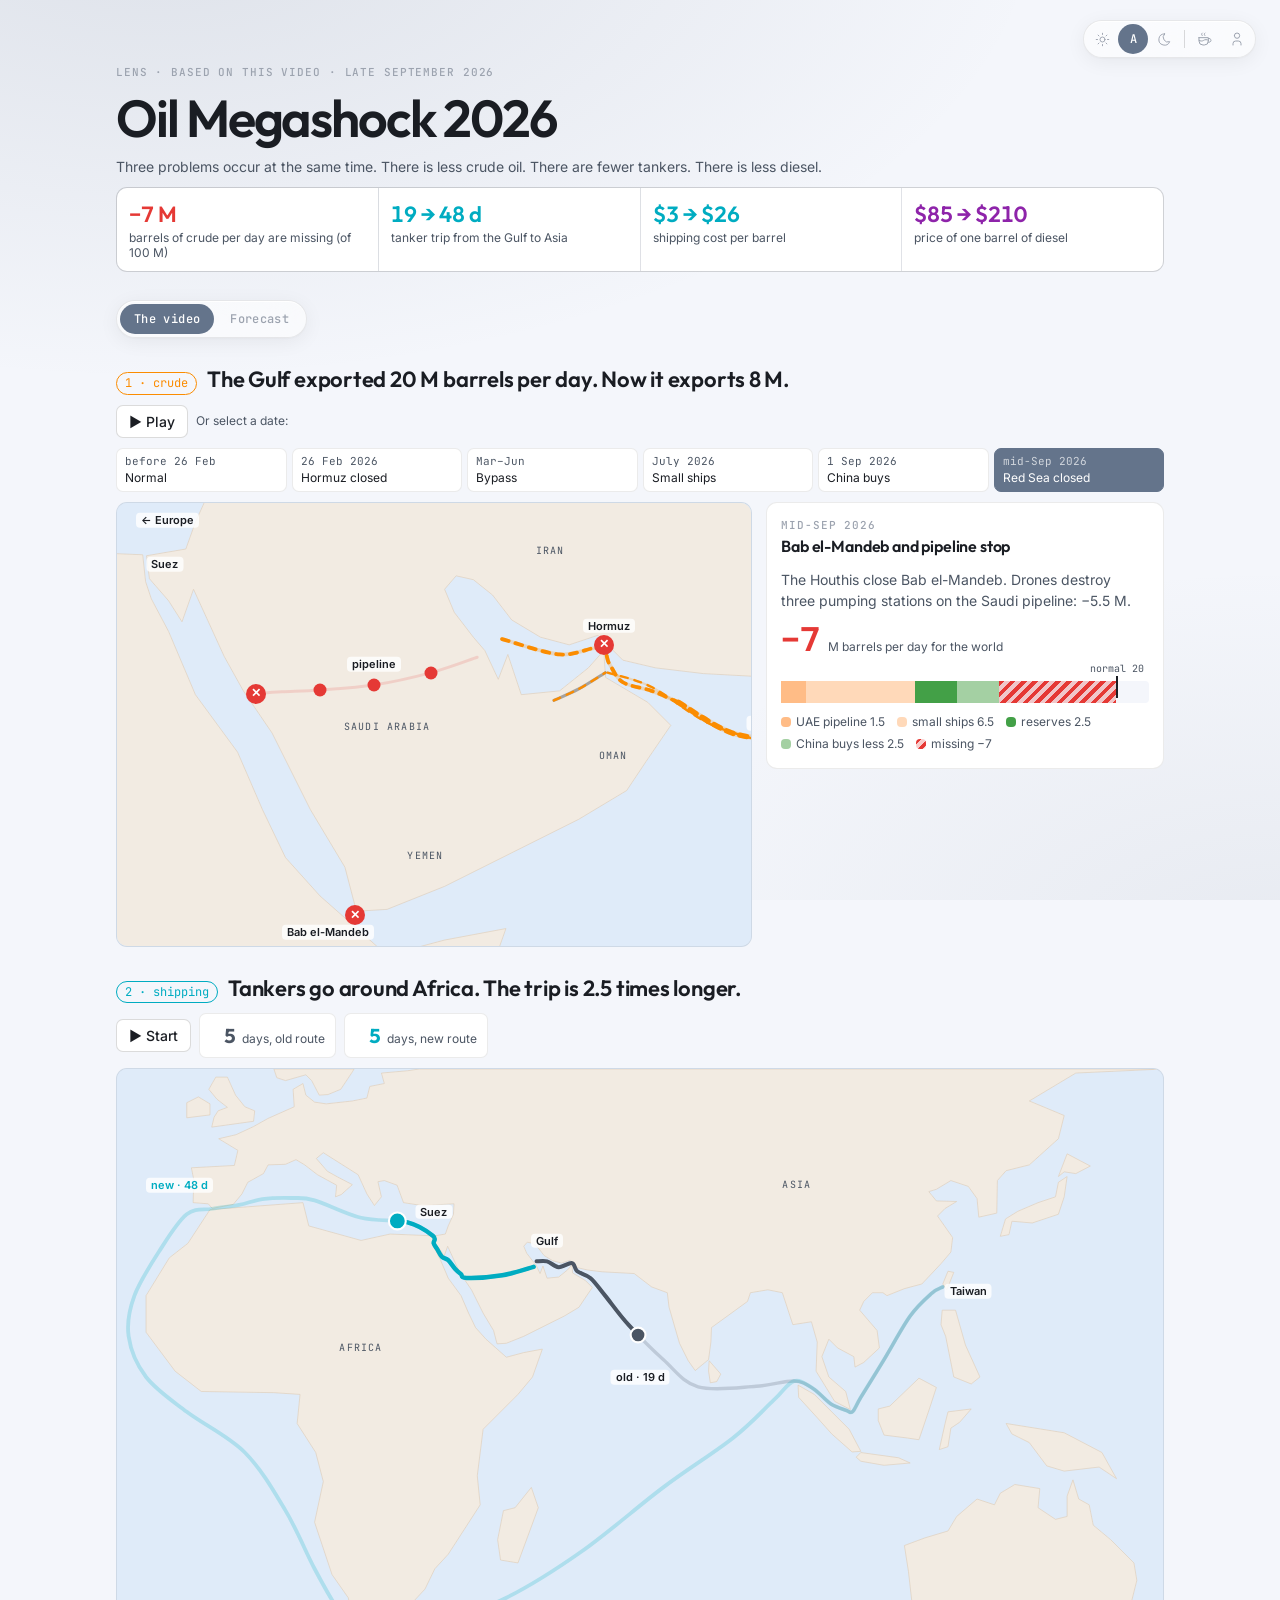
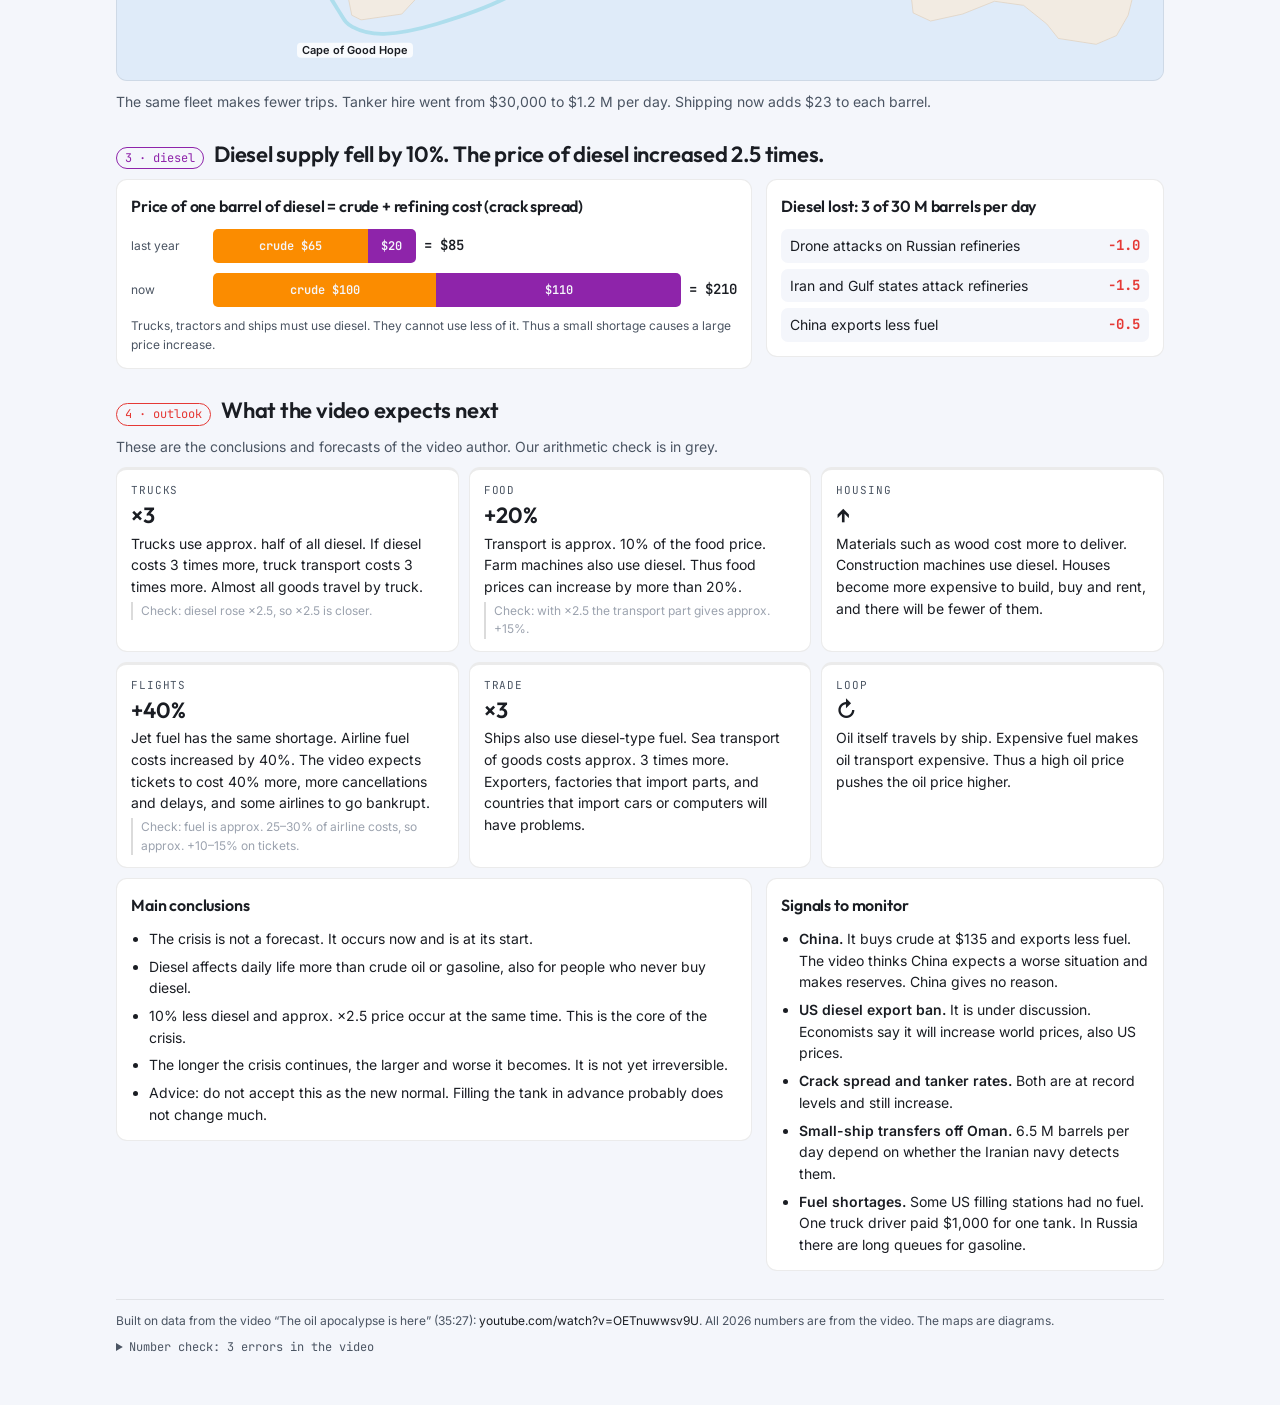
<file: oilmegashock26.html>
<!doctype html>
<html lang="en" data-accent="lens">
<head>
<meta charset="utf-8">
<meta name="viewport" content="width=device-width,initial-scale=1,viewport-fit=cover">
<meta name="color-scheme" content="light dark">
<title>Oil Megashock 2026 · lens</title>
<meta name="description" content="Three oil shocks at once in 2026: crude, shipping and diesel. What the video says, and a scenario forecast to 2030.">
<meta name="date" content="2026-10-02">
<meta name="keywords" content="energy, economics">
<meta name="lens:source" content="video">
<meta property="og:title" content="Oil Megashock 2026">
<meta property="og:url" content="https://lens.gramoflava.xyz/oilmegashock26.html">
<link rel="icon" href="favicon.ico" sizes="32x32">
<link rel="icon" href="favicon.svg" type="image/svg+xml">
<link rel="apple-touch-icon" href="apple-touch-icon.png">
<link rel="preconnect" href="https://fonts.googleapis.com">
<link rel="preconnect" href="https://fonts.gstatic.com" crossorigin>
<link rel="stylesheet" href="https://fonts.googleapis.com/css2?family=Inter:wght@400;500;600&amp;family=JetBrains+Mono:wght@400;500&amp;family=Outfit:wght@400;500;600&amp;display=swap">
<script>
  (function () {
    var t = null;
    try { t = localStorage.getItem('theme'); } catch (e) { }
    if (t === 'light') document.documentElement.classList.add('theme-light');
    else if (t === 'dark') document.documentElement.classList.add('theme-dark');
  })();
</script>
<link rel="stylesheet" href="gramofdesign/gramof.css">
<link rel="stylesheet" href="editorial.css">
<script defer src="gramofdesign/tools.js"></script>
<script defer src="gramofdesign/theme.js"></script>
<style>/* Layout: two tabs — "The video" (maps, numbers) and "Forecast" (scenario model + charts).
   Colours come from gramof design tokens, so the theme switch drives everything. */

:root{--crude:var(--chart-2); --ship:var(--chart-4); --refine:var(--chart-3); --bad:var(--chart-5); --good:var(--chart-6);
  --sea:color-mix(in srgb,var(--chart-1) 10%,var(--bg));
  --land:color-mix(in srgb,var(--palette-sand) 22%,var(--surface));
  --coast:color-mix(in srgb,var(--palette-sand) 55%,var(--surface))}
.t-crude{color:var(--crude)}.t-ship{color:var(--ship)}.t-refine{color:var(--refine)}.t-bad{color:var(--bad)}.t-good{color:var(--good)}
.step:focus-visible,.x:focus-visible{outline:none;box-shadow:0 0 0 3px var(--accent-ring)}

.map{position:relative;border-radius:var(--radius-md);overflow:hidden;border:1px solid var(--line);background:var(--sea)}
.map svg{display:block;width:100%;height:auto}
.land{fill:var(--land);stroke:var(--coast);stroke-width:.6;stroke-linejoin:round;vector-effect:non-scaling-stroke}
.lbl{position:absolute;transform:translate(-50%,-50%);font-size:var(--text-xs);line-height:1.15;white-space:nowrap;pointer-events:none;text-align:center}
.lbl.country{font-family:var(--font-mono);letter-spacing:.12em;text-transform:uppercase;color:var(--text-secondary);font-size:var(--text-2xs)}
.lbl.pt{font-weight:var(--weight-semibold);background:color-mix(in oklab,var(--surface) 80%,transparent);padding:1px 5px;border-radius:var(--radius-xs)}
@media (max-width:560px){.lbl.minor{display:none}.lbl.pt{font-size:var(--text-2xs)}}
.mk{position:absolute;transform:translate(-50%,-50%);display:grid;place-items:center;width:20px;height:20px;border-radius:50%;background:var(--bad);color:var(--text-on-color);font-weight:var(--weight-semibold);font-size:var(--text-sm);transition:transform var(--ed-dur-reveal) var(--ed-ease-pop),opacity var(--ed-dur-reveal);pointer-events:none}
.mk.small{width:13px;height:13px}
.mk.off{transform:translate(-50%,-50%) scale(0);opacity:0}
.flow{fill:none;stroke-linecap:round;stroke-linejoin:round;vector-effect:non-scaling-stroke;transition:stroke-width var(--ed-dur-move) ease}
.flow.anim{stroke-dasharray:7 7;animation:dash var(--ed-dur-loop) linear infinite}
.pipe{fill:none;stroke-linecap:round;vector-effect:non-scaling-stroke;transition:opacity var(--ed-dur-move)}
@keyframes dash{to{stroke-dashoffset:-14}}
.route{fill:none;stroke-linecap:round;stroke-linejoin:round}

.stepper{display:grid;grid-template-columns:repeat(6,minmax(0,1fr));gap:5px}
.step{all:unset;cursor:pointer;display:grid;gap:1px;padding:6px 8px;border-radius:var(--radius-sm);border:1px solid var(--line);background:var(--surface);font-size:var(--text-sm);line-height:1.25}
.step .d{font-family:var(--font-mono);font-size:var(--text-xs);color:var(--text-secondary)}
.step[aria-current="true"]{background:var(--accent);color:var(--text-on-accent);border-color:var(--accent)}
.step[aria-current="true"] .d{color:inherit;opacity:.7}
@media (max-width:640px){.stepper{grid-template-columns:repeat(3,minmax(0,1fr))}}
.net{display:flex;align-items:baseline;gap:8px}
.net b{font-family:var(--font-display);font-size:var(--text-3xl);font-weight:var(--weight-semibold);line-height:1}
.bal{position:relative;height:22px;border-radius:var(--radius-xs);background:var(--bg);display:flex;margin-top:14px}
.bal div{height:100%;transition:width var(--ed-dur-move) var(--ease-smooth)}
.bal .norm{position:absolute;top:-5px;bottom:-5px;width:2px;background:var(--text)}
.bal .norm::after{content:"normal 20";position:absolute;top:-15px;left:50%;transform:translateX(-50%);font-family:var(--font-mono);font-size:var(--text-2xs);color:var(--text-secondary);white-space:nowrap}
.gap{background:repeating-linear-gradient(135deg,var(--bad) 0 4px,color-mix(in oklab,var(--bad) 25%,transparent) 4px 8px)}

.counters{display:flex;gap:8px;flex-wrap:wrap}
.counter{display:flex;gap:6px;align-items:baseline;padding:6px 10px;border-radius:var(--radius-sm);background:var(--surface);border:1px solid var(--line);font-size:var(--text-sm);color:var(--text-secondary)}
.counter b{font-family:var(--font-display);font-size:var(--text-xl);min-width:2ch;text-align:right;font-variant-numeric:tabular-nums}

.srow{display:grid;grid-template-columns:72px minmax(0,1fr);gap:10px;align-items:center}
.sbar{display:flex;height:34px}
.sbar div{display:flex;align-items:center;justify-content:center;font-family:var(--font-mono);font-size:var(--text-sm);font-weight:var(--weight-semibold);color:var(--bg);white-space:nowrap;overflow:hidden;transition:width var(--ed-dur-long) var(--ed-ease-grow)}
.sbar .tot{color:var(--text);padding-left:8px;font-size:var(--text-md);justify-content:flex-start;overflow:visible}
.list{display:grid;gap:6px;font-size:var(--text-md)}
.li{display:grid;grid-template-columns:minmax(0,1fr) auto;gap:10px;padding:6px 9px;border-radius:var(--radius-sm);background:var(--bg)}
.li b{font-family:var(--font-mono)}
.fc{display:grid;grid-template-columns:repeat(3,minmax(0,1fr));gap:10px}
@media (max-width:820px){.fc{grid-template-columns:repeat(2,minmax(0,1fr))}}
@media (max-width:520px){.fc{grid-template-columns:1fr}}
details{font-size:var(--text-md);color:var(--text-secondary)}
details summary{cursor:pointer;font-family:var(--font-mono);font-size:var(--text-sm)}
details ul{margin:8px 0 0;padding-left:18px;display:grid;gap:4px}
.lbl.edge-l{transform:translate(0,-50%)}

.now{display:grid;grid-template-columns:repeat(3,minmax(0,1fr));gap:8px}
.nowc{background:var(--bg);border-radius:var(--radius-sm);padding:8px 10px;display:grid;gap:1px;border-top:3px solid var(--c)}
.nowc .h{font-size:var(--text-sm);color:var(--text-secondary)}
.nowc b{font-family:var(--font-display);font-size:var(--text-xl);font-weight:var(--weight-semibold);font-variant-numeric:tabular-nums}
.nowc small{font-size:var(--text-xs);color:var(--text-secondary);font-family:var(--font-mono)}
@media (max-width:600px){.now{grid-template-columns:1fr}}
.stale{font-size:var(--text-md);padding:7px 10px;border-radius:var(--radius-sm);background:color-mix(in oklab,var(--crude) 14%,var(--surface))}
.cg{display:grid;grid-template-columns:minmax(0,1fr) 300px;gap:20px;align-items:start}
@media (max-width:880px){.cg{grid-template-columns:1fr}}
.charts{position:relative;min-width:0}
.charts svg{display:block;width:100%;touch-action:pan-y}
.charts text{font-family:var(--font-mono);font-size:var(--text-xs);fill:var(--text-secondary)}
.charts .ttl{font-family:var(--font-sans);font-size:var(--text-sm);font-weight:var(--weight-semibold);fill:var(--text)}
.key i{display:inline-block;width:18px;height:0;border-top:2.5px solid;vertical-align:middle;margin-right:5px}
.fhead{display:grid;gap:8px}
.presets{display:flex;gap:8px;align-items:center;flex-wrap:wrap}
.now{grid-template-columns:repeat(4,minmax(0,1fr))}
@media (max-width:900px){.now{grid-template-columns:repeat(2,minmax(0,1fr))}}
.nowc .row3{display:grid;grid-template-columns:repeat(3,auto);gap:2px 12px;justify-content:start;font-family:var(--font-mono);font-size:var(--text-xs);color:var(--text-secondary);margin-top:2px}
.nowc .row3 b{font-size:var(--text-lg);font-family:var(--font-display);color:var(--text)}
.drvs{display:grid;gap:6px}
.drv{display:grid;grid-template-columns:20px minmax(0,1fr);gap:8px;padding:8px 10px;border-radius:var(--radius-sm);background:var(--bg);position:relative}
.drv.child{margin-left:18px}
.drv.child::before{content:"↳";position:absolute;left:-15px;top:8px;color:var(--text-secondary);font-size:var(--text-md)}
.ic{width:20px;height:20px;border-radius:var(--radius-xs);display:grid;place-items:center;color:var(--text-on-color);font-weight:var(--weight-semibold);font-size:var(--text-sm);line-height:1}
.ic.bad{background:var(--bad)}.ic.ok{background:var(--good)}.ic.warn{background:var(--warn)}
.drv-n{font-weight:var(--weight-semibold);font-size:var(--text-md);line-height:1.3}
.drv-m{font-family:var(--font-mono);font-size:var(--text-xs);color:var(--text-secondary)}
.drv-s{display:flex;gap:6px;align-items:center;flex-wrap:wrap;font-size:var(--text-sm);margin-top:5px}
.drv-s select{font-size:var(--text-sm);padding:2px 6px;min-height:28px;max-width:100%}
.drv-r{font-size:var(--text-sm)}.drv-r.ok{color:var(--good)}.drv-r.bad{color:var(--bad)}.drv-r.warn{color:var(--warn)}
.drv-w{font-size:var(--text-sm);color:var(--text-muted);margin-top:3px}
.ins{display:grid;grid-template-columns:repeat(3,minmax(0,1fr));gap:10px}
@media (max-width:820px){.ins{grid-template-columns:1fr}}
.ins .fcard p{font-size:var(--text-md)}
</style>
</head>
<body>
<div class="site-tools site-tools--glass site-tools--float" data-site-tools></div>
<div class="wrap">
<header>
  <span class="eyebrow"><a href="./" style="color:inherit">lens</a> · Based on <a href="https://www.youtube.com/watch?v=OETnuwwsv9U" target="_blank" rel="noopener" style="color:inherit">this video</a> · late September 2026</span>
  <h1>Oil Megashock 2026</h1>
  <p class="muted">Three problems occur at the same time. There is less crude oil. There are fewer tankers. There is less diesel.</p>
  <div class="kpis">
    <div class="kpi"><b class="t-bad">−7 M</b><span>barrels of crude per day are missing (of 100 M)</span></div>
    <div class="kpi"><b class="t-ship">19 → 48 d</b><span>tanker trip from the Gulf to Asia</span></div>
    <div class="kpi"><b class="t-ship">$3 → $26</b><span>shipping cost per barrel</span></div>
    <div class="kpi"><b class="t-refine">$85 → $210</b><span>price of one barrel of diesel</span></div>
  </div>
  </header>

<div class="segmented tabs" role="tablist" aria-label="Page sections">
  <button class="segmented__btn" type="button" role="tab" id="tabBtn-video" aria-controls="tab-video" data-tab="video" aria-pressed="true" aria-selected="true">The video</button>
  <button class="segmented__btn" type="button" role="tab" id="tabBtn-forecast" aria-controls="tab-forecast" data-tab="forecast" aria-pressed="false" aria-selected="false">Forecast</button>
</div>

<div class="panel" id="tab-video" role="tabpanel" aria-labelledby="tabBtn-video">

<section id="s1">
  <div class="sh"><span class="n" style="--c:var(--crude);color:var(--crude)">1 · crude</span><h2>The Gulf exported 20 M barrels per day. Now it exports 8 M.</h2></div>
  <div class="ctrl"><button class="btn" id="play" type="button">▶ Play</button><span class="small">Or select a date:</span></div>
  <div class="stepper" id="stepper"></div>
  <div class="grid2">
    <div class="map" id="rmap"><svg id="rsvg" viewBox="291 143 182 127" role="img" aria-label="Oil flows from the Persian Gulf"></svg></div>
    <div class="card" aria-live="polite">
      <div><div class="eyebrow" id="stDate"></div><h3 id="stTitle" style="font-size:16px"></h3></div>
      <p class="muted" id="stText"></p>
      <div class="net"><b id="stNet" class="mono"></b><span class="small">M barrels per day for the world</span></div>
      <div class="bal" id="bal"></div>
      <div class="leg" id="leg"></div>
    </div>
  </div>
</section>

<section id="s2">
  <div class="sh"><span class="n" style="color:var(--ship)">2 · shipping</span><h2>Tankers go around Africa. The trip is 2.5 times longer.</h2></div>
  <div class="ctrl">
    <button class="btn" id="race" type="button">▶ Start</button>
    <div class="counters">
      <div class="counter"><b id="cOld" class="muted">19</b> days, old route</div>
      <div class="counter"><b id="cNew" class="t-ship">48</b> days, new route</div>
    </div>
  </div>
  <div class="map" id="gmap"><svg id="gsvg" viewBox="0 0 990 578" role="img" aria-label="Old and new tanker routes"></svg></div>
  <p class="muted">The same fleet makes fewer trips. Tanker hire went from $30,000 to $1.2 M per day. Shipping now adds $23 to each barrel.</p>
</section>

<section id="s3">
  <div class="sh"><span class="n" style="color:var(--refine)">3 · diesel</span><h2>Diesel supply fell by 10%. The price of diesel increased 2.5 times.</h2></div>
  <div class="grid2">
    <div class="card">
      <h3>Price of one barrel of diesel = crude + refining cost (crack spread)</h3>
      <div id="stack" style="display:grid;gap:10px"></div>
      <p class="small">Trucks, tractors and ships must use diesel. They cannot use less of it. Thus a small shortage causes a large price increase.</p>
    </div>
    <div class="card">
      <h3>Diesel lost: 3 of 30 M barrels per day</h3>
      <div class="list">
        <div class="li"><span>Drone attacks on Russian refineries</span><b class="t-bad">−1.0</b></div>
        <div class="li"><span>Iran and Gulf states attack refineries</span><b class="t-bad">−1.5</b></div>
        <div class="li"><span>China exports less fuel</span><b class="t-bad">−0.5</b></div>
      </div>
    </div>
  </div>
</section>

<section id="s4">
  <div class="sh"><span class="n" style="color:var(--bad)">4 · outlook</span><h2>What the video expects next</h2></div>
  <p class="muted">These are the conclusions and forecasts of the video author. Our arithmetic check is in grey.</p>
  <div class="fc">
    <div class="fcard"><span class="fk">Trucks</span><b>×3</b><p>Trucks use approx. half of all diesel. If diesel costs 3 times more, truck transport costs 3 times more. Almost all goods travel by truck.</p><small>Check: diesel rose ×2.5, so ×2.5 is closer.</small></div>
    <div class="fcard"><span class="fk">Food</span><b>+20%</b><p>Transport is approx. 10% of the food price. Farm machines also use diesel. Thus food prices can increase by more than 20%.</p><small>Check: with ×2.5 the transport part gives approx. +15%.</small></div>
    <div class="fcard"><span class="fk">Housing</span><b>↑</b><p>Materials such as wood cost more to deliver. Construction machines use diesel. Houses become more expensive to build, buy and rent, and there will be fewer of them.</p></div>
    <div class="fcard"><span class="fk">Flights</span><b>+40%</b><p>Jet fuel has the same shortage. Airline fuel costs increased by 40%. The video expects tickets to cost 40% more, more cancellations and delays, and some airlines to go bankrupt.</p><small>Check: fuel is approx. 25–30% of airline costs, so approx. +10–15% on tickets.</small></div>
    <div class="fcard"><span class="fk">Trade</span><b>×3</b><p>Ships also use diesel-type fuel. Sea transport of goods costs approx. 3 times more. Exporters, factories that import parts, and countries that import cars or computers will have problems.</p></div>
    <div class="fcard"><span class="fk">Loop</span><b>↻</b><p>Oil itself travels by ship. Expensive fuel makes oil transport expensive. Thus a high oil price pushes the oil price higher.</p></div>
  </div>
  <div class="grid2">
    <div class="card">
      <h3>Main conclusions</h3>
      <ul class="pts">
        <li>The crisis is not a forecast. It occurs now and is at its start.</li>
        <li>Diesel affects daily life more than crude oil or gasoline, also for people who never buy diesel.</li>
        <li>10% less diesel and approx. ×2.5 price occur at the same time. This is the core of the crisis.</li>
        <li>The longer the crisis continues, the larger and worse it becomes. It is not yet irreversible.</li>
        <li>Advice: do not accept this as the new normal. Filling the tank in advance probably does not change much.</li>
      </ul>
    </div>
    <div class="card">
      <h3>Signals to monitor</h3>
      <ul class="pts">
        <li><b>China.</b> It buys crude at $135 and exports less fuel. The video thinks China expects a worse situation and makes reserves. China gives no reason.</li>
        <li><b>US diesel export ban.</b> It is under discussion. Economists say it will increase world prices, also US prices.</li>
        <li><b>Crack spread and tanker rates.</b> Both are at record levels and still increase.</li>
        <li><b>Small-ship transfers off Oman.</b> 6.5 M barrels per day depend on whether the Iranian navy detects them.</li>
        <li><b>Fuel shortages.</b> Some US filling stations had no fuel. One truck driver paid $1,000 for one tank. In Russia there are long queues for gasoline.</li>
      </ul>
    </div>
  </div>
</section>

<footer>
  <span>Built on data from the video “The oil apocalypse is here” (35:27): <a href="https://www.youtube.com/watch?v=OETnuwwsv9U" target="_blank" rel="noopener" style="color:var(--text)">youtube.com/watch?v=OETnuwwsv9U</a>. All 2026 numbers are from the video. The maps are diagrams.</span>
  <details><summary>Number check: 3 errors in the video</summary><ul>
    <li>Diesel $85 → $210 is ×2.5 (+147%), not +250%.</li>
    <li>19 → 48 days is ×2.5, not ×3–4. Thus food prices increase by approx. 15%, not 20%.</li>
    <li>Fuel is approx. 25–30% of airline costs. Thus +40% fuel cost gives approx. +10–15% on tickets, not +40%.</li>
  </ul></details>
</footer>
</div>

<div class="panel" id="tab-forecast" role="tabpanel" aria-labelledby="tabBtn-forecast" hidden>
  <div class="fhead">
    <div class="sh"><span class="n" style="color:var(--accent)">forecast</span><h2>How the crisis can develop, 2026–2030</h2></div>
    <p class="muted">This part is our model. It does not come from the video. Select when each problem ends. Some problems follow others: when Hormuz reopens, the related problems can end soon after. The charts show the result.</p>
    <div class="presets"><span class="small">Start from:</span>
      <div class="segmented segmented--square" role="group" aria-label="Scenario">
        <button class="segmented__btn" type="button" data-preset="stalemate" aria-pressed="false">Stalemate</button>
        <button class="segmented__btn" type="button" data-preset="middle" aria-pressed="true">Middle path</button>
        <button class="segmented__btn" type="button" data-preset="quick" aria-pressed="false">Quick deal</button>
      </div>
    </div>
  </div>
  <div class="now" id="nowCards"></div>
  <p class="stale" id="stale" hidden></p>
  <div class="cg">
    <div class="charts" id="charts"><div class="tip" id="tip" style="opacity:0"></div></div>
    <div style="display:grid;gap:10px;min-width:0">
      <h3>Problems and when they end</h3>
      <p class="small">✗ = the problem exists today. ✓ = it is solved. ↳ = it follows the item above.</p>
      <div class="drvs" id="drvs"></div>
    </div>
  </div>
  <div class="key">
    <span><i style="border-color:var(--text)"></i>data</span>
    <span><i style="border-top-style:dotted;border-color:var(--text)"></i>no data</span>
    <span><i style="border-color:var(--crude);border-top-width:8px;opacity:.25"></i>uncertainty range</span>
    <span><i style="border-color:var(--crude)"></i>your scenario (colour of each chart)</span>
    <span><i style="border-top-style:dashed;border-color:var(--text-muted)"></i>stalemate: nothing ends</span>
  </div>
  <section>
    <h3>What the model shows</h3>
    <div class="ins">
      <div class="fcard"><span class="fk">Reserves</span><p>Emergency reserves are not endless. When they run out, 2.5 M barrels per day more are missing. Without a deal, this is the next price step.</p></div>
      <div class="fcard"><span class="fk">After a deal</span><p>Crude falls fast when Hormuz reopens, but not to the old level at once. Countries buy oil to refill their reserves for approx. one year.</p></div>
      <div class="fcard"><span class="fk">Tankers first</span><p>Tanker rates fall first, because ships return in weeks. A short peak can occur when the waiting cargo moves at the same time.</p></div>
      <div class="fcard"><span class="fk">Diesel last</span><p>Damaged refineries need months of repair. Attacks on Russian refineries do not depend on the Gulf. Thus diesel stays expensive longer than crude.</p></div>
      <div class="fcard"><span class="fk">Adaptation</span><p>Over the years, people use less oil and other countries produce more. This lowers prices, also when nothing is solved.</p></div>
      <div class="fcard"><span class="fk">Surplus risk</span><p>After a long crisis, new production and returning Gulf oil can give too much oil. Then crude can fall below the pre-war price.</p></div>
    </div>
  </section>
  <details class="acc"><summary>How the model works</summary><ul>
    <li><b>Crude.</b> Gulf exports: 8 M now (UAE pipeline 1.5 + small ships 6.5), +5.5 M when the Saudi pipeline is repaired, 20 M approx. 3 months after Hormuz reopens. Minus reserves (2.5 M until they run out), China buying less (2.5 M now, 5.5 M if it stops stockpiling), and new supply from other countries (up to 3 M). Price = $68 × (1 − shortfall/100)<sup>−1/e</sup>. The elasticity e grows from 0.17 to approx. 0.32 as demand adapts. This gives $104 for today's −7 M.</li>
    <li><b>Tankers.</b> Hire rate = $45k × e<sup>k × tightness</sup>. Tightness comes from Hormuz (1.2), the Red Sea detour (1.0), lost or waiting tankers (0.5) and China's extra buying (0.3). Each part decays in 2–4 months after its problem ends. New ships slowly reduce tightness. Calibrated to $1.2 M per day today.</li>
    <li><b>Diesel.</b> Diesel price = (crude + $24 refining + extra shipping) × (1 − lost diesel/30)<sup>−1/e</sup>. Lost diesel: Russia 1.0, Gulf refineries 1.5, China 0.5. Repairs take 6–9 months after attacks stop. Crack spread = diesel − crude. Calibrated to $110 today.</li>
    <li>The coloured range is an uncertainty band that grows with time. Data before 2026 are approximate monthly averages. 2026 data come from the <a href="https://www.youtube.com/watch?v=OETnuwwsv9U" target="_blank" rel="noopener">source video</a>.</li>
  </ul></details>
</div>
</div>



<script>
(function(){
const reduce=matchMedia('(prefers-reduced-motion: reduce)').matches;
const NS='http://www.w3.org/2000/svg';
const X=lon=>+((lon+22)*5.5).toFixed(2),Y=lat=>+((60-lat)*5.5).toFixed(2),P=p=>[X(p[0]),Y(p[1])];
function el(t,a,p){const e=document.createElementNS(NS,t);for(const k in a)e.setAttribute(k,a[k]);if(p)p.appendChild(e);return e}
function smooth(ll){const pts=ll.map(P);let d=`M${pts[0][0]},${pts[0][1]}`;if(pts.length<3)return d+'L'+pts.slice(1).map(p=>p.join(',')).join('L');for(let i=0;i<pts.length-1;i++){const p0=pts[i-1]||pts[i],p1=pts[i],p2=pts[i+1],p3=pts[i+2]||p2;d+=`C${(p1[0]+(p2[0]-p0[0])/6).toFixed(2)},${(p1[1]+(p2[1]-p0[1])/6).toFixed(2)} ${(p2[0]-(p3[0]-p1[0])/6).toFixed(2)},${(p2[1]-(p3[1]-p1[1])/6).toFixed(2)} ${p2[0]},${p2[1]}`}return d}
const poly=ll=>'M'+ll.map(P).map(p=>p.join(',')).join('L')+'Z';
const LAND={
eurasia:[[30,60],[28,59.7],[23.5,59.3],[24,57.5],[21.5,57],[21,55],[18.5,54.5],[14,54],[12,54.3],[10.5,55.5],[10,57.5],[8.3,56.5],[8.5,53.5],[4,51.5],[1.5,50.1],[-1.5,48.7],[-4.5,48],[-1.2,46],[-1.8,43.4],[-9.2,43],[-8.8,41],[-8.9,37],[-6.3,36.8],[-5.6,36],[-2,36.7],[-0.5,38.5],[0.5,40.5],[3.2,42],[4,43.5],[7,43.6],[8.8,44.4],[10.3,43.5],[12.5,41.8],[15.8,40],[15.6,38],[16.6,38.4],[18.5,40.1],[16,41.4],[14.2,42.4],[12.3,44.6],[13.5,45.6],[19.5,41.8],[21,38.5],[22.3,36.5],[23.5,38],[22.9,40.6],[24,40.8],[26.2,40],[27.3,37],[30.5,36.5],[36,36.8],[35.9,35],[35,33],[34.5,31.6],[32.45,31.25],[32.6,30.05],[33.6,28.9],[34.3,27.8],[34.9,29.5],[36.5,26],[37.5,24.2],[39,22],[41,18],[42.8,15],[43.4,12.7],[45,12.8],[48,14],[52,16],[55,17.5],[57.5,19],[58.5,20.5],[59.8,22.4],[58.6,23.6],[56.4,24.9],[56.3,26.3],[55.5,25.4],[54,24.2],[52,24],[51.6,25.2],[51.3,26.1],[50.8,24.8],[50.1,26.3],[49.5,27],[48.5,28.3],[48,29.5],[48.6,30.2],[49.5,30],[50.5,29.2],[51.5,27.9],[53,27],[54.5,26.6],[56,27.1],[57.3,25.8],[59,25.4],[61.5,25.1],[67,24.8],[70,22.5],[72.7,21.5],[73,19],[74.8,12.8],[76.3,9.8],[77.5,8.1],[79.8,10],[80.2,13],[80.3,15.5],[86.5,20],[87,21.5],[90,22],[92.5,21.5],[94.3,16],[97.5,16.5],[98.5,13],[98.3,8],[101.5,2.8],[104.2,1.4],[103.4,4.5],[100.5,7],[99.3,10.5],[100.5,13.5],[102,12],[104.8,10.5],[105,8.7],[106.5,9.5],[109.2,12],[108.8,15],[105.8,18.5],[106.5,20],[108,21.5],[109.8,21.5],[110.5,21],[113.5,22.2],[116.5,23],[119.8,26.5],[121.5,28.5],[121.8,31],[119.2,34.7],[120.5,36],[122.5,37.2],[119,37.3],[117.7,38.9],[119,39.3],[121.5,40.8],[124.5,39.8],[126,37.7],[126.3,34.5],[129.4,35.2],[129.5,40.8],[131,42.5],[135,43.5],[140,48],[141,52],[135,54.5],[143,59.3],[158,60]],
africa:[[-6,35.8],[10,37],[11,33],[20,30.5],[25,31.6],[32.25,31.3],[32.4,29.9],[32.7,29],[33.6,27.3],[35,24],[37.2,21],[38.5,18],[39.7,15.5],[41.5,13.5],[43.2,12],[45,10.4],[48,11.2],[51.2,11.8],[49.5,7],[47,4],[41,-2],[40,-10],[40.5,-15],[35,-23.5],[32.7,-26],[31,-29.5],[27,-33.8],[20,-34.8],[18.4,-34],[17.8,-31],[15,-27],[12,-18],[13.5,-11],[12.2,-6],[9,-1],[9.5,4],[5,4.3],[-7.5,4.5],[-12,8],[-17,14.7],[-17,21],[-13,27.5],[-9.8,30]],
scand:[[5,60],[5.5,58.5],[7,58],[10.5,59],[11.5,58],[12.8,55.5],[14.3,55.6],[16.5,56.5],[18.5,59.5],[18.8,60]],
uk:[[-5.7,50],[1.5,51],[1.7,52.8],[0,53.5],[-1.6,55.5],[-3,58.6],[-5,58.6],[-6.2,56.5],[-4.8,54.8],[-3,53.4],[-4.6,52.8],[-5.3,51.7]],
ie:[[-10,51.6],[-6,52.1],[-6,54],[-8,55.2],[-10,54.2]],
mad:[[49.3,-12],[50.5,-15.5],[47,-25],[44,-24.5],[43.5,-21],[44.5,-16],[46.5,-15.5]],
sl:[[79.9,9.8],[81.9,7.5],[81.2,6.2],[80.1,6],[79.8,8]],
sum:[[95.2,5.6],[98,4],[104,-2],[106,-5.8],[104.5,-5.9],[101,-2.8],[98.5,0],[95.3,3.5]],
java:[[105.2,-6.8],[106,-6],[112.5,-6.9],[114.5,-7.8],[110,-8.2],[106,-7.5]],
bor:[[109,1.5],[111,2],[116,6.8],[119,5.2],[117.8,1.5],[116,-3.8],[114,-3.5],[110,-3],[109,-0.5]],
sul:[[119.5,-5.5],[120.5,-1],[121,1],[125,1.5],[123,-0.8],[121.5,-1.8],[121,-5]],
phl:[[120,18.5],[122.3,18.5],[124,12.5],[126.5,7],[125,5.8],[122,7],[120.6,14],[119.8,16]],
tw:[[121,25.2],[122,25],[120.8,22],[120.1,23]],
jp:[[130,31.2],[131.5,31.5],[132,33.8],[135.5,33.5],[140,35],[141,38],[141.5,41.5],[140,40.5],[139.5,38],[136.5,37],[133,35.5],[130.9,34.2]],
hk:[[140,41.5],[141.5,45.4],[145.5,43.3],[143,42],[141,42.3]],
png:[[131,-1],[141,-2.6],[147.5,-6],[150,-10.5],[147,-8.5],[141,-9.2],[138,-8.3],[135,-4.3],[132,-2.8]],
aus:[[113.5,-22],[114.2,-26.5],[115,-33.6],[118,-35],[123.5,-33.8],[129,-31.6],[134,-32.3],[138,-35.5],[140,-38],[146.5,-39],[150,-37.5],[152,-34],[153.5,-28],[153,-25],[149,-21],[146,-18.5],[145.3,-15],[143.5,-14],[142.5,-10.7],[141.5,-13.5],[141.5,-17],[139.5,-17.5],[136.5,-15.5],[136.8,-12.2],[132.5,-11.5],[130,-13],[129,-15],[126,-14],[122.5,-17],[121,-19.5],[117,-20.7]]
};
function drawLand(svg,vb){el('rect',{x:vb[0]-5,y:vb[1]-5,width:vb[2]+10,height:vb[3]+10,fill:'var(--sea)'},svg);const g=el('g',{},svg);for(const k in LAND)el('path',{d:poly(LAND[k]),class:'land'},g)}
function overlay(map,vb){return(lon,lat,html,cls)=>{const d=document.createElement('div');d.className=cls;d.innerHTML=html;d.style.left=((X(lon)-vb[0])/vb[2]*100)+'%';d.style.top=((Y(lat)-vb[1])/vb[3]*100)+'%';map.appendChild(d);return d}}

/* ===== 1. Gulf map ===== */
const RVB=[291,143,182,127],rsvg=document.getElementById('rsvg');drawLand(rsvg,RVB);const R=overlay(document.getElementById('rmap'),RVB);
const RT={
 hormuz:[[49.8,28.6],[51.5,27.2],[54,25.9],[56.3,26.6],[57.2,25.2],[59.5,24],[61.2,22.6]],
 hAsia:[[61.2,22.6],[63.5,21.6],[66,20.8]],
 hEU:[[61.2,22.6],[60,19],[56,15.5],[51,13.2],[46,11.9],[43.35,12.5],[41.9,14.7],[40,18],[38.4,21.5],[36.6,24.6],[35,27.1],[33.9,27.7],[33.1,29],[32.5,30],[32.35,31.3],[30.5,32.8]],
 uaePipe:[[53.7,23.7],[55,24.3],[56.38,25.15]],
 uaeSea:[[56.5,25.15],[58.8,24.4],[62,22.4],[66,21.2]],
 ewPipe:[[49.7,25.95],[47.3,25.15],[44.3,24.5],[41.5,24.25],[39.5,24.15],[38.15,24.05]],
 ewN:[[37.9,24.2],[37.2,24.7],[36.2,25.6],[35,27.1],[33.9,27.7],[33.1,29],[32.5,30],[32.35,31.3],[30.5,32.8]],
 ewS:[[37.9,23.9],[38.4,21.5],[40,18],[41.9,14.7],[43.35,12.5],[46,11.9],[51,13.2],[56,15.2],[61,15.6],[66,15.4]],
 stsIn:[[51,26.9],[54,26.1],[56.1,26.45],[56.6,25.6],[57.3,24.65],[58.8,24.2],[60.2,23.6]],
 stsOut:[[60.2,23.6],[63,22],[66,21.6]]
};
const flows={};
function mkFlow(k,pipe){const g=el('g',{},rsvg),d=smooth(RT[k]);flows[k]={pipe,base:pipe?el('path',{d,class:'pipe',stroke:'var(--text)','stroke-width':3,opacity:.15},g):el('path',{d,class:'flow',stroke:'var(--crude)','stroke-width':0,opacity:.22},g),top:el('path',{d,class:'flow anim',stroke:'var(--crude)','stroke-width':0},g)}}
['hEU','hAsia','hormuz','ewS','ewN','uaeSea','stsOut','stsIn'].forEach(k=>mkFlow(k,false));mkFlow('uaePipe',true);mkFlow('ewPipe',true);
R(53.5,31.5,'Iran','lbl country');R(45,22.3,'Saudi Arabia','lbl country');R(47,15.6,'Yemen','lbl country');R(56.8,20.8,'Oman','lbl country');
R(56.6,27.6,'Hormuz','lbl pt');R(41.9,11.6,'Bab el-Mandeb','lbl pt');R(33.4,30.8,'Suez','lbl pt');
R(44.3,25.6,'pipeline','lbl pt minor');R(65,22.5,'→ Asia','lbl pt');R(31.9,33.1,'← Europe','lbl pt edge-l');
const mH=R(56.3,26.6,'✕','mk off'),mB=R(43.35,12.5,'✕','mk off'),mY=R(38.15,24.05,'✕','mk off'),mS=[[47.3,25.15],[44.3,24.5],[41.5,24.25]].map(p=>R(p[0],p[1],'','mk small off'));
const STAGES=[
 {d:'before 26 Feb',s:'Normal',t:'Normal operation',x:'20 M barrels per day go through Hormuz.',v:{hormuz:20,uae:0,ew:0,sts:0,spr:0,cn:0}},
 {d:'26 Feb 2026',s:'Hormuz closed',t:'Iran closes Hormuz',x:'A war with Iran starts. Iran closes the strait. 20 M barrels per day stop.',v:{hormuz:0,uae:0,ew:0,sts:0,spr:0,cn:0},h:1},
 {d:'Mar–Jun',s:'Bypass',t:'Pipelines and reserves',x:'Two pipelines go around Hormuz: +7 M. Countries use emergency reserves: +2.5 M. China buys less: +5.5 M.',v:{hormuz:0,uae:1.5,ew:5.5,sts:0,spr:2.5,cn:5.5},h:1},
 {d:'July 2026',s:'Small ships',t:'Ship-to-ship transfer',x:'Small ships move oil out along the coast of Oman. They load it into large tankers at sea: +6.5 M.',v:{hormuz:0,uae:1.5,ew:5.5,sts:6.5,spr:2.5,cn:5.5},h:1},
 {d:'1 Sep 2026',s:'China buys',t:'China buys more oil again',x:'China now buys only 2.5 M less than normal, not 5.5 M less.',v:{hormuz:0,uae:1.5,ew:5.5,sts:6.5,spr:2.5,cn:2.5},h:1},
 {d:'mid-Sep 2026',s:'Red Sea closed',t:'Bab el-Mandeb and pipeline stop',x:'The Houthis close Bab el-Mandeb. Drones destroy three pumping stations on the Saudi pipeline: −5.5 M.',v:{hormuz:0,uae:1.5,ew:0,sts:6.5,spr:2.5,cn:2.5},h:1,b:1}
];
const SEGS=[['hormuz','Hormuz','var(--crude)'],['uae','UAE pipeline','color-mix(in oklab,var(--crude) 60%,var(--surface))'],['ew','Saudi pipeline','color-mix(in oklab,var(--crude) 70%,var(--text))'],['sts','small ships','color-mix(in oklab,var(--crude) 35%,var(--surface))'],['spr','reserves','var(--good)'],['cn','China buys less','color-mix(in oklab,var(--good) 50%,var(--surface))'],['gap','missing','']];
const W=v=>v<=0?0:1.4+v*0.62,MAXB=22;
const stepper=document.getElementById('stepper'),bal=document.getElementById('bal'),leg=document.getElementById('leg');
STAGES.forEach((s,i)=>{const b=document.createElement('button');b.className='step';b.type='button';b.innerHTML=`<span class="d">${s.d}</span><span>${s.s}</span>`;b.onclick=()=>{stop();setStage(i)};stepper.appendChild(b)});
SEGS.forEach(s=>{const d=document.createElement('div');d.dataset.k=s[0];if(s[0]==='gap')d.className='gap';else d.style.background=s[2];bal.appendChild(d)});
const nm=document.createElement('div');nm.className='norm';nm.style.left=(20/MAXB*100)+'%';bal.appendChild(nm);
function setFlow(k,w){const f=flows[k];f.top.setAttribute('stroke-width',w);if(f.pipe){f.base.setAttribute('opacity',w>0?.35:.15);f.base.setAttribute('stroke',w>0?'var(--text)':'var(--bad)')}else f.base.setAttribute('stroke-width',w)}
let cur=0;
function setStage(i){cur=i;const s=STAGES[i],v=s.v;[...stepper.children].forEach((b,j)=>b.setAttribute('aria-current',j===i));
  stDate.textContent=s.d;stTitle.textContent=s.t;stText.textContent=s.x;
  const net=Math.round((v.hormuz+v.uae+v.ew+v.sts+v.spr+v.cn-20)*10)/10,gap=Math.max(0,-net);
  stNet.textContent=(net>0?'+':net<0?'−':'')+Math.abs(net);stNet.className='mono '+(net<0?'t-bad':net>0?'t-good':'');
  [...bal.children].forEach(d=>{const k=d.dataset.k;if(k)d.style.width=((k==='gap'?gap:v[k])/MAXB*100)+'%'});
  leg.innerHTML=SEGS.filter(s=>(s[0]==='gap'?gap:v[s[0]])>0).map(s=>`<span><i class="${s[0]==='gap'?'gap':''}" style="${s[2]?'background:'+s[2]:''}"></i>${s[1]} ${s[0]==='gap'?'−'+gap:v[s[0]]}</span>`).join('');
  setFlow('hormuz',W(v.hormuz));setFlow('hAsia',W(v.hormuz*.8));setFlow('hEU',W(v.hormuz*.2));setFlow('uaePipe',W(v.uae));setFlow('uaeSea',W(v.uae));
  setFlow('ewPipe',W(v.ew));setFlow('ewN',W(v.ew/2));setFlow('ewS',W(v.ew/2));setFlow('stsIn',W(v.sts*.6));setFlow('stsOut',W(v.sts));
  mH.classList.toggle('off',!s.h);[mB,mY,...mS].forEach(m=>m.classList.toggle('off',!s.b))}
const stDate=document.getElementById('stDate'),stTitle=document.getElementById('stTitle'),stText=document.getElementById('stText'),stNet=document.getElementById('stNet');
let timer=null;const play=document.getElementById('play');
function stop(){clearInterval(timer);timer=null;play.textContent='▶ Play'}
play.onclick=()=>{if(timer){stop();return}setStage(0);play.textContent='❚❚ Pause';timer=setInterval(()=>{if(cur>=STAGES.length-1)return stop();setStage(cur+1)},2600)};
setStage(5);

/* ===== 2. routes ===== */
const GVB=[0,0,990,578],gsvg=document.getElementById('gsvg'),gmap=document.getElementById('gmap');drawLand(gsvg,GVB);const G=overlay(gmap,GVB);
const TAIL=[[94.5,6.3],[97.8,5],[100.8,2.4],[103.5,1.25],[104.6,1.05],[106,3.5],[110,10],[114.5,17.5],[118.2,21.4],[120.1,22.5]];
const OLD=[[50.2,26.9],[52,26.9],[54,25.9],[56.3,26.6],[57.2,25.2],[59.5,24],[62,21],[66,16],[72,10],[78,5.3],[88,5.4]].concat(TAIL);
const NEW=[[49.7,25.95],[44.3,24.5],[38.15,24.05],[37.2,24.7],[36.2,25.6],[35,27.1],[33.9,27.7],[33.1,29],[32.5,30],[32.35,31.3],[28,33.6],[20,34.4],[12,37.4],[8,37.8],[3,37.6],[-1,36.6],[-5.6,35.95],[-10,35],[-14.5,29],[-19,21],[-20,14],[-17,7],[-10,1],[0,-6],[7,-16],[12,-26],[16,-33],[18.5,-36],[24,-37.2],[33,-35.5],[45,-31],[58,-23],[72,-12],[84,-3.5],[91,3]].concat(TAIL);
function route(ll,c,w){const d=smooth(ll);el('path',{d,class:'route',stroke:c,'stroke-width':w,opacity:.22},gsvg);const r=el('path',{d,class:'route',stroke:c,'stroke-width':w+.6},gsvg);const L=r.getTotalLength();r.style.strokeDasharray=L;return{r,L}}
const RO=route(OLD,'var(--text-secondary)',3.2),RN=route(NEW,'var(--ship)',3.6);
const dO=el('circle',{r:7,fill:'var(--text-secondary)',stroke:'var(--surface)','stroke-width':2},gsvg),dN=el('circle',{r:8,fill:'var(--ship)',stroke:'var(--surface)','stroke-width':2},gsvg);
G(52,30.5,'Gulf','lbl pt');G(124.5,21.8,'Taiwan','lbl pt');G(19,-40,'Cape of Good Hope','lbl pt');G(32.5,35.5,'Suez','lbl pt minor');G(68,7,'old · 19 d','lbl pt minor');G(-17,40,'new · 48 d','lbl pt t-ship edge-l');G(20,12,'Africa','lbl country');G(95,40,'Asia','lbl country');
const cl=t=>Math.max(0,Math.min(1,t));
function prog(T){const days=48*T,to=cl(days/19);RO.r.style.strokeDashoffset=RO.L*(1-to);RN.r.style.strokeDashoffset=RN.L*(1-T);
  const a=RO.r.getPointAtLength(RO.L*to),b=RN.r.getPointAtLength(RN.L*T);dO.setAttribute('cx',a.x);dO.setAttribute('cy',a.y);dN.setAttribute('cx',b.x);dN.setAttribute('cy',b.y);
  cOld.textContent=Math.round(Math.min(days,19));cNew.textContent=Math.round(days)}
const cOld=document.getElementById('cOld'),cNew=document.getElementById('cNew');let raf;
function race(){cancelAnimationFrame(raf);const dur=reduce?1:7000,t0=performance.now();const tick=n=>{const T=Math.min(1,(n-t0)/dur);prog(T);if(T<1)raf=requestAnimationFrame(tick)};raf=requestAnimationFrame(tick)}
document.getElementById('race').onclick=race;prog(1);

/* ===== 3. price stack ===== */
const stack=document.getElementById('stack');
[['last year',65,20],['now',100,110]].forEach(r=>{const d=document.createElement('div');d.className='srow';d.innerHTML=`<span class="small">${r[0]}</span><div class="sbar"><div data-w="${r[1]/2.2}" style="width:${r[1]/2.2}%;background:var(--crude);border-radius:5px 0 0 5px">crude $${r[1]}</div><div data-w="${r[2]/2.2}" style="width:${r[2]/2.2}%;background:var(--refine);border-radius:0 5px 5px 0">$${r[2]}</div><div class="tot">= $${r[1]+r[2]}</div></div>`;stack.appendChild(d)});

if(!reduce&&'IntersectionObserver' in window){const io=new IntersectionObserver(es=>es.forEach(e=>{if(!e.isIntersecting)return;io.unobserve(e.target);
  if(e.target===gmap)return race();const f=e.target.querySelectorAll('[data-w]');f.forEach(x=>{x.style.transition='none';x.style.width='0%'});void e.target.offsetWidth;f.forEach(x=>{x.style.transition='';x.style.width=x.dataset.w+'%'})}),{threshold:.4});[gmap,stack].forEach(t=>io.observe(t))}

/* ===== forecast tab ===== */
const MON=['Jan','Feb','Mar','Apr','May','Jun','Jul','Aug','Sep','Oct','Nov','Dec'],START=2020,END=131;
const idxOf=(y,m,d=15)=>(y-START)*12+(m-1)+(d-1)/30,lbl=i=>MON[((Math.round(i)%12)+12)%12]+' '+(START+Math.floor(Math.round(i)/12));
const OIL=[64,55,32,18,29,40,43,45,41,40,43,50,54,62,65,65,68,73,75,71,74,84,81,74,87,97,117,105,113,123,111,100,90,93,91,81,83,83,79,84,76,75,80,86,94,91,83,78,80,82,86,90,82,83,85,80,74,75,74,74,79,75,72,67,64,71,70,68,68,64,63,62,65,68,null,null,null,null,null,null,105];
const CRACK=[20,18,17,12,10,9,10,9,8,9,10,11,12,13,13,13,14,15,16,15,17,20,20,18,24,30,55,65,100,65,55,60,65,80,70,45,45,38,35,30,25,25,30,38,42,35,32,28,28,30,30,25,22,20,22,20,18,18,20,20,22,22,20,20,20,22,25,28,26,25,24,22,22,25,null,null,null,null,null,null,110];
const FR=[60,25,150,250,60,25,20,15,10,10,12,10,5,4,3,3,3,3,3,3,4,6,10,8,6,5,10,10,8,10,15,30,40,60,80,70,60,40,50,45,40,35,30,35,30,40,55,45,50,45,45,40,35,35,30,30,30,35,40,35,40,45,40,35,35,40,35,40,45,60,70,55,50,45,null,null,null,null,null,null,1200];
// world crude balance from the video's stages, M bbl/day (negative = shortfall)
const GAPH=Array(72).fill(null).concat([0,0,-5,-5,-5,-5,1.5,1.5,-7]);
const AS_OF=OIL.length-1,TN=END-AS_OF,NEVER=1e9;
const today=new Date(),tIdx=Math.max(0,Math.min(END,idxOf(today.getFullYear(),today.getMonth()+1,today.getDate())));
const tNow=Math.max(0,tIdx-AS_OF);
const stale=(today-new Date(2026,8,30))/(864e5*30.44);

/* scenario inputs */
const OPTS=[['now','Already ended',0],['q4','Q4 2026',2],['h1','H1 2027',7],['h2','H2 2027',13],['y28','2028',22],['y29','2029',34],['y30','2030',46],['no','Not by 2030',NEVER]];
const DR=[
 {id:'H',bad:'Hormuz closed',good:'Hormuz reopens',short:'Hormuz',since:'since 26 Feb 2026',why:'The main problem: 20 M barrels per day used this route.'},
 {id:'B',bad:'Bab el-Mandeb closed',good:'Red Sea route reopens',short:'Red Sea',since:'since mid-Sep 2026',link:['H',3,'3 months after Hormuz'],why:'The Houthis are allies of Iran.'},
 {id:'G',bad:'Iran and Gulf states attack refineries',good:'Refinery attacks stop',short:'Gulf refineries',since:'since spring 2026',link:['H',0,'together with Hormuz'],why:'Same war. Repairs then take approx. 9 months.'},
 {id:'C',bad:'China stockpiles, exports less fuel',good:'China stops stockpiling',short:'China',since:'since 1 Sep 2026',link:['H',3,'3 months after Hormuz']},
 {id:'F',bad:'Tankers lost or waiting off Hormuz',good:'Tanker fleet back in service',short:'Tankers',since:'since spring 2026',link:['H',2,'2 months after Hormuz']},
 {id:'E',bad:'Saudi pipeline and Yanbu refinery down',good:'Pipeline and Yanbu repaired',short:'Saudi pipeline',since:'since mid-Sep 2026',why:'Pumping stations need months to rebuild. Matters while Hormuz is closed.'},
 {id:'R',bad:'Drone attacks on Russian refineries',good:'Attacks on Russian refineries stop',short:'Russia',since:'2025–2026',why:'Depends on the Russia–Ukraine war, not on the Gulf.'}
];
const RES_OPTS=[['h1','H1 2027',7],['h2','H2 2027',13],['y28','2028',22],['inf','Long enough',NEVER]];
const PRESETS={
 stalemate:{H:'no',B:'no',G:'no',C:'no',F:'no',E:'no',R:'no',S:'y28'},
 middle:{H:'h2',B:'link',G:'link',C:'link',F:'link',E:'h1',R:'y28',S:'y28'},
 quick:{H:'q4',B:'link',G:'link',C:'link',F:'link',E:'h1',R:'h2',S:'y28'}
};
let sc=Object.assign({},PRESETS.middle),preset='middle';
function tOf(s,id){const v=s[id];if(v==='link'){const d=DR.find(x=>x.id===id);return tOf(s,d.link[0])+d.link[1]}return OPTS.find(o=>o[0]===v)[2]}
const tRes=s=>RES_OPTS.find(o=>o[0]===s.S)[2];

/* model */
const cl01=x=>Math.max(0,Math.min(1,x));
const dec=(t,t0,tau)=>t<t0?1:Math.exp(-(t-t0)/tau);
const lin=(t,t0,d)=>t<t0?1:Math.max(0,1-(t-t0)/d);
const TIGHT0=3.0,K=Math.log(1200/45)/TIGHT0,K2=Math.log(26/3)/TIGHT0;
const OIL0=68*Math.pow(0.93,-1/0.17),ED0=-Math.log(0.9)/Math.log((OIL0+110)/(OIL0+24+23));
function sim(s){
  const T={};DR.forEach(d=>T[d.id]=tOf(s,d.id));const tS=tRes(s);
  const o={oil:[],fr:[],crack:[],gap:[],T,resOut:null};
  for(let t=0;t<=TN;t++){
    const ramp=t<T.H?0:cl01((t-T.H)/3),ew=t<T.E?0:cl01((t-T.E)/2);
    const closed=1.5+6.5+5.5*ew,L=20-(closed+(20-closed)*ramp),crisis=L>0.5;
    const spr=(crisis&&t<tS)?Math.min(2.5,L):0;
    if(crisis&&t>=tS&&o.resOut===null)o.resOut=t;
    const refill=(T.H<NEVER&&t>=T.H+3&&t<T.H+15)?1:0;
    const china=t>=T.C?(crisis?5.5:0):(crisis?2.5:-1);
    const resp=Math.min(3,0.12*t)*(t<T.H?1:Math.exp(-(t-T.H)/9));
    const gap=L-spr-china-resp+refill;
    const ec=0.17+0.15*(1-Math.exp(-t/18));
    const oil=Math.max(40,68*Math.pow(Math.max(0.5,1-gap/100),-1/ec));
    const a=0.7+0.3*Math.exp(-t/24);
    const surge=(T.H<NEVER&&t>=T.H)?0.6*Math.exp(-(t-T.H)/2):0;
    const tight=(1.2*dec(t,T.H,3)+1.0*dec(t,T.B,2)+0.5*dec(t,T.F,4)+0.3*dec(t,T.C,3)+surge)*a;
    const fr=45*Math.exp(K*tight),extra=3*Math.exp(K2*tight)-3;
    const dl=1.0*lin(t,T.R,6)+1.5*lin(t,T.G,9)+0.5*lin(t,T.C,3);
    const ed=ED0+0.15*(1-Math.exp(-t/24));
    const diesel=(oil+24+extra)*Math.pow(1-dl/30,-1/ed);
    o.oil.push(oil);o.fr.push(fr);o.crack.push(diesel-oil);o.gap.push(-gap);
  }
  return o;
}
let scn=sim(sc),base=sim(Object.assign({},PRESETS.stalemate,{S:sc.S}));

const SER=[
 {k:'oil',t:'Crude oil, $ per barrel',h:OIL,c:'var(--crude)',min:0,max:140,ticks:[0,40,80,120],f:v=>'$'+Math.round(v),u:t=>Math.min(.35,.05+.045*Math.sqrt(t)),nm:'Crude'},
 {k:'fr',t:'Tanker hire, $ per day (log scale)',h:FR,c:'var(--ship)',log:1,min:2,max:3000,ticks:[3,10,30,100,300,1000],f:v=>v>=1000?'$'+(v/1000).toFixed(2)+'M':'$'+Math.round(v)+'k',u:t=>Math.min(.6,.08+.07*Math.sqrt(t)),nm:'Tanker'},
 {k:'crack',t:'Diesel crack spread, $ per barrel',h:CRACK,c:'var(--refine)',min:0,max:140,ticks:[0,40,80,120],f:v=>'$'+Math.round(v),u:t=>Math.min(.45,.06+.05*Math.sqrt(t)),nm:'Crack'},
 {k:'gap',t:'World crude balance, M barrels per day',h:GAPH,c:'var(--chart-1)',min:-16,max:6,ticks:[-12,-8,-4,0,4],f:v=>(v>0.05?'+':v<-0.05?'−':'')+Math.abs(v).toFixed(1),add:t=>.6+.3*Math.sqrt(t),nm:'Balance'}
];
const EV=[[idxOf(2020,3,11),'COVID'],[idxOf(2022,2,24),'Ukraine war'],[idxOf(2026,2,26),'Hormuz closed'],[idxOf(2026,9,15),'Red Sea closed']];
function model(s,x,r){const t=Math.max(0,x-AS_OF),a=Math.floor(t),b=Math.min(TN,a+1),A=r[s.k];return A[a]+(A[b]-A[a])*(t-a)}
function band(s,x){const t=Math.max(0,x-AS_OF),v=model(s,x,scn);if(s.add){const d=s.add(t);return[v-d,v+d]}const u=s.u(t);return[v*(1-u),v*(1+u)]}
function val(s,x){
  if(x<=AS_OF){const a=Math.floor(x),b=Math.ceil(x);
    if(s.h[a]==null&&s.h[b]==null){let j=b;while(j<=AS_OF&&s.h[j]==null)j++;if(j>AS_OF||a<s.h.findIndex(v=>v!=null))return{v:null,k:'no data'}}
    if(s.h[a]!=null&&s.h[b]!=null)return{v:s.h[a]+(s.h[b]-s.h[a])*(x-a),k:'data'};
    let i=a;while(i>0&&s.h[i]==null)i--;let j=b;while(s.h[j]==null)j++;return{v:s.h[i]+(s.h[j]-s.h[i])*(x-i)/(j-i),k:'no data'}}
  return{v:model(s,x,scn),k:'forecast'}}

const charts=document.getElementById('charts'),tip=document.getElementById('tip');let svgC;
function draw(){
  if(!charts.clientWidth)return;
  if(svgC)svgC.remove();
  const Wd=Math.max(300,charts.clientWidth),nar=Wd<540,L=nar?40:50,Rm=10,PH=nar?110:Math.max(110,Math.min(190,Math.round((innerHeight-300)/4-30))),GP=32,TOP=64,H=TOP+SER.length*(PH+GP)+6;
  svgC=el('svg',{viewBox:`0 0 ${Wd} ${H}`,height:H,role:'img','aria-label':'Crude, tanker hire, diesel crack spread and crude balance, 2020 to 2030, with scenario forecast'});charts.insertBefore(svgC,tip);
  const xs=i=>L+i/END*(Wd-L-Rm);
  el('rect',{x:xs(AS_OF),y:TOP-6,width:xs(END)-xs(AS_OF),height:H-TOP,fill:'var(--text)',opacity:.04},svgC);
  for(let y=0;y<=11;y++){const x=xs(y*12);el('line',{x1:x,x2:x,y1:TOP-6,y2:H-8,stroke:'var(--line)'},svgC);if(y<11&&(!nar||y%2===0))el('text',{x:x+3,y:H},svgC).textContent=START+y}
  EV.forEach((e,i)=>{const x=xs(e[0]);el('line',{x1:x,x2:x,y1:TOP-6,y2:H-8,stroke:'var(--text-secondary)','stroke-dasharray':'2 3',opacity:.6},svgC);if(!nar&&i<2)el('text',{x:x+3,y:TOP+4+(i%2)*11,'font-size':9.5},svgC).textContent=e[1]});
  // scenario events: ✓ when a problem ends, ⚠ when reserves run out
  const evs=[];DR.forEach(d=>{const t=scn.T[d.id];if(t>0&&t<=TN)evs.push({t,txt:'✓ '+d.short,c:'var(--good)'})});
  if(scn.resOut!=null)evs.push({t:scn.resOut,txt:'⚠ reserves out',c:'var(--warn)'});
  evs.sort((a,b)=>a.t-b.t);const lastX=[-1e9,-1e9,-1e9,-1e9];
  evs.forEach(e=>{const x=xs(AS_OF+e.t);let row=0;while(row<3&&x-lastX[row]<(nar?60:92))row++;if(row>3)row=3;lastX[row]=x;
    el('line',{x1:x,x2:x,y1:TOP-14-row*12+4,y2:H-8,stroke:e.c,'stroke-width':1,opacity:.55},svgC);
    el('text',{x:x+3,y:TOP-14-row*12,'font-size':9.5,fill:e.c},svgC).textContent=e.txt});
  const open=DR.filter(d=>scn.T[d.id]>TN).map(d=>d.short);
  if(open.length)el('text',{x:xs(END)-2,y:TOP+6,'text-anchor':'end','font-size':9.5,fill:'var(--bad)'},svgC).textContent='✗ open in 2030: '+open.join(', ');
  SER.forEach((s,si)=>{const y0=TOP+si*(PH+GP)+12;
    const ys=v=>{let r=s.log?(Math.log(Math.max(s.min,v))-Math.log(s.min))/(Math.log(s.max)-Math.log(s.min)):(v-s.min)/(s.max-s.min);return y0+PH-Math.max(-.04,Math.min(1.08,r))*PH};s.ys=ys;
    el('text',{x:L,y:y0-8,class:'ttl'},svgC).textContent=s.t;
    s.ticks.forEach(t=>{el('line',{x1:L,x2:Wd-Rm,y1:ys(t),y2:ys(t),stroke:t===0&&s.k==='gap'?'var(--line-strong)':'var(--line)','stroke-dasharray':t===0&&s.k==='gap'?'':'2 4'},svgC);el('text',{x:L-5,y:ys(t)+3,'text-anchor':'end'},svgC).textContent=s.f(t)});
    // history
    let seg=[],segs=[];s.h.forEach((v,i)=>{if(v==null){if(seg.length)segs.push(seg);seg=[]}else seg.push(xs(i)+','+ys(v))});segs.push(seg);
    segs.forEach(g=>{if(g.length>1)el('path',{d:'M'+g.join('L'),fill:'none',stroke:s.c,'stroke-width':2,'stroke-linejoin':'round'},svgC)});
    const first=s.h.findIndex(v=>v!=null);for(let i=first+1;i<AS_OF;i++){if(s.h[i]==null&&s.h[i-1]!=null){let j=i;while(s.h[j]==null)j++;el('path',{d:`M${xs(i-1)},${ys(s.h[i-1])}L${xs(j)},${ys(s.h[j])}`,fill:'none',stroke:s.c,'stroke-width':1.6,'stroke-dasharray':'1 4','stroke-linecap':'round'},svgC);i=j}}
    // forecast: band, stalemate, scenario
    const lo=[],hi=[],fb=[],fa=[];
    for(let m=AS_OF;m<=END;m++){const b=band(s,m);lo.push(xs(m)+','+ys(b[0]));hi.push(xs(m)+','+ys(b[1]));fb.push(xs(m)+','+ys(model(s,m,scn)));fa.push(xs(m)+','+ys(model(s,m,base)))}
    el('path',{d:'M'+hi.join('L')+'L'+lo.reverse().join('L')+'Z',fill:s.c,opacity:.13},svgC);
    el('path',{d:'M'+fa.join('L'),fill:'none',stroke:'var(--text-muted)','stroke-width':1.5,'stroke-dasharray':'5 4'},svgC);
    el('path',{d:'M'+fb.join('L'),fill:'none',stroke:s.c,'stroke-width':2.4,'stroke-linejoin':'round'},svgC);
    const tv=val(s,tIdx).v;if(tv!=null)el('circle',{cx:xs(tIdx),cy:ys(tv),r:5,fill:'var(--text)',stroke:'var(--surface)','stroke-width':2},svgC)});
  const tx=xs(tIdx);el('line',{x1:tx,x2:tx,y1:TOP-6,y2:H-8,stroke:'var(--text)','stroke-width':1.6},svgC);
  el('text',{x:tx+(tx>Wd-80?-4:4),y:TOP+6,'text-anchor':tx>Wd-80?'end':'start',fill:'var(--text)','font-weight':600},svgC).textContent='Today';
  const hl=el('line',{y1:TOP-6,y2:H-8,stroke:'var(--text)',opacity:0},svgC),hd=SER.map(()=>el('circle',{r:4,fill:'var(--surface)',stroke:'var(--text)','stroke-width':2,opacity:0},svgC));
  const ov=el('rect',{x:L,y:TOP-6,width:Wd-L-Rm,height:H-TOP,fill:'transparent'},svgC);
  const mv=e=>{const r=svgC.getBoundingClientRect(),sx=(e.clientX-r.left)*Wd/r.width,i=Math.round(Math.max(0,Math.min(END,(sx-L)/(Wd-L-Rm)*END))),x=xs(i);
    hl.setAttribute('x1',x);hl.setAttribute('x2',x);hl.setAttribute('opacity',.5);let h=`<span class="d">${lbl(i)}</span>`;
    SER.forEach((s,k)=>{const q=val(s,i);if(q.v==null){hd[k].setAttribute('opacity',0);h+=`<span>${s.nm}: —</span>`;return}
      hd[k].setAttribute('cx',x);hd[k].setAttribute('cy',s.ys(q.v));hd[k].setAttribute('opacity',1);
      h+=`<span>${s.nm}: ${s.f(q.v)}${q.k==='forecast'?` <span style="opacity:.65">(stalemate ${s.f(model(s,i,base))})</span>`:q.k==='data'?'':' (no data)'}</span>`});
    tip.innerHTML=h;tip.style.opacity=1;tip.style.left=Math.max(110,Math.min(r.width-110,x/Wd*r.width))+'px';tip.style.top=(e.clientY-r.top+16)+'px'};
  ov.addEventListener('pointermove',mv);ov.addEventListener('pointerdown',mv);ov.addEventListener('pointerleave',()=>{tip.style.opacity=0;hl.setAttribute('opacity',0);hd.forEach(d=>d.setAttribute('opacity',0))});
}

function cards(){
  const pts=[[tIdx,'today'],[idxOf(2027,12),'end 2027'],[END,'end 2030']];
  document.getElementById('nowCards').innerHTML=SER.map(s=>{
    const cells=pts.map(p=>{const q=val(s,p[0]);return`<span>${p[1]}</span>`}).join('')+pts.map(p=>{const q=val(s,p[0]);return`<b>${q.v==null?'—':s.f(q.v)}</b>`}).join('');
    return`<div class="nowc" style="--c:${s.c}"><span class="h">${s.t.replace(' (log scale)','')}</span><div class="row3">${cells}</div><small>stalemate, end 2030: ${s.f(model(s,END,base))}</small></div>`}).join('');
  const st=document.getElementById('stale');st.hidden=stale<=1.5;
  st.innerHTML=`The last data is from <b>September 2026</b> (${Math.round(stale)} months ago). Today's values come from the model. Set “Already ended” for problems that are solved now.`;
}
function when(t){return t>=NEVER/2?'':lbl(AS_OF+t)}
function drvs(){
  const box=document.getElementById('drvs');box.innerHTML='';
  DR.forEach(d=>{const t=scn.T[d.id],openNow=t>tNow,linked=sc[d.id]==='link';
    const opts=(d.link?[['link','Linked: '+d.link[2]]]:[]).concat(OPTS.map(o=>[o[0],o[1]]));
    const res=t>TN?`<span class="drv-r bad">✗ stays through 2030</span>`:openNow?`<span class="drv-r ok">✓ ${d.good} ≈ ${when(t)}</span>`:`<span class="drv-r ok">✓ ended</span>`;
    const row=document.createElement('div');row.className='drv'+(linked?' child':'');
    row.innerHTML=`<span class="ic ${openNow?'bad':'ok'}">${openNow?'✗':'✓'}</span><div><div class="drv-n">${openNow?d.bad:d.good}</div><div class="drv-m">${d.since}</div>
      <label class="drv-s"><span>Ends:</span><select aria-label="When: ${d.bad} ends">${opts.map(o=>`<option value="${o[0]}"${sc[d.id]===o[0]?' selected':''}>${o[1]}</option>`).join('')}</select>${res}</label>${d.why?`<div class="drv-w">${d.why}</div>`:''}</div>`;
    row.querySelector('select').onchange=e=>{sc[d.id]=e.target.value;setPreset(null);update()};
    box.appendChild(row)});
  const ro=scn.resOut,row=document.createElement('div');row.className='drv';
  row.innerHTML=`<span class="ic warn">!</span><div><div class="drv-n">Emergency reserves give 2.5 M barrels per day</div><div class="drv-m">since spring 2026</div>
    <label class="drv-s"><span>Last until:</span><select aria-label="How long emergency reserves last">${RES_OPTS.map(o=>`<option value="${o[0]}"${sc.S===o[0]?' selected':''}>${o[1]}</option>`).join('')}</select>${ro!=null?`<span class="drv-r warn">⚠ run out ≈ ${when(ro)}</span>`:`<span class="drv-r ok">✓ not needed until the end</span>`}</label>
    <div class="drv-w">If Hormuz is still closed then, the shortfall increases.</div></div>`;
  row.querySelector('select').onchange=e=>{sc.S=e.target.value;setPreset(null);update()};
  box.appendChild(row);
}
function setPreset(p){preset=p;document.querySelectorAll('[data-preset]').forEach(b=>b.setAttribute('aria-pressed',b.dataset.preset===p))}
document.querySelectorAll('[data-preset]').forEach(b=>b.onclick=()=>{sc=Object.assign({},PRESETS[b.dataset.preset]);setPreset(b.dataset.preset);update()});
function update(){scn=sim(sc);base=sim(Object.assign({},PRESETS.stalemate,{S:sc.S}));drvs();cards();draw()}

/* tabs */
const panels={video:document.getElementById('tab-video'),forecast:document.getElementById('tab-forecast')};
let tab='video';
function show(t,scroll){tab=t;for(const k in panels)panels[k].hidden=k!==t;
  document.querySelectorAll('[data-tab]').forEach(b=>{const on=b.dataset.tab===t;b.setAttribute('aria-pressed',on);b.setAttribute('aria-selected',on)});
  try{history.replaceState(null,'',t==='forecast'?'#forecast':location.pathname+location.search)}catch(e){}
  if(t==='forecast'){update();if(scroll)document.querySelector('.tabs').scrollIntoView({block:'start',behavior:reduce?'auto':'smooth'})}}
document.querySelectorAll('[data-tab]').forEach(b=>b.onclick=()=>show(b.dataset.tab));
if('ResizeObserver' in window)new ResizeObserver(()=>{if(tab==='forecast')draw()}).observe(charts);
show(location.hash==='#forecast'?'forecast':'video');
})();
</script>
</body>
</html>
</file>
<file: gramofdesign/gramof.css>
/* ============================================================================
   gramof design — the shared design language of the gramoflava family.
   A playbook, not a theme for one site: tokens, components and rules that any
   site can rely on. Each site picks only its accent hue.

   Usage:
     <link rel="stylesheet" href="gramofdesign/gramof.css">
     <html data-accent="<product>">         <- picks the accent hue
     <html class="theme-dark">               <- explicit theme (see theme.js)

   Rule of the house: raw values (px sizes, ms durations, hex colours, weights)
   live only in token definitions. Everything else reads tokens.
   ========================================================================== */

/* ── Reset ───────────────────────────────────────────────────────────────── */

*, *::before, *::after { box-sizing: border-box; margin: 0; padding: 0; }

html {
  -webkit-font-smoothing: antialiased;
  -moz-osx-font-smoothing: grayscale;
}

/* ── Tokens: scale, type, motion (theme-independent) ─────────────────────── */

:root {
  /* Type */
  --font-sans:    'Inter', -apple-system, BlinkMacSystemFont, 'Segoe UI', sans-serif;
  --font-display: 'Outfit', 'Inter', -apple-system, sans-serif;
  --font-mono: 'JetBrains Mono', ui-monospace, SFMono-Regular, Menlo, monospace;

  --text-2xs: 10px;
  --text-xs:  11px;
  --text-sm:  12px;
  --text-md:  14px;   /* base — one density across the family */
  --text-lg:  16px;
  --text-xl:  20px;
  --text-2xl: 26px;
  --text-3xl: 34px;
  --text-display: clamp(var(--text-3xl), 6vw, 56px);   /* one hero title per landing page */

  --weight-regular:  400;
  --weight-medium:   500;
  --weight-semibold: 600;   /* the heaviest weight in the family */

  --leading-tight: 1.2;
  --leading-body:  1.55;

  /* Space — 4px grid */
  --space-1: 4px;
  --space-2: 8px;
  --space-3: 10px;   /* 1b: the workspace gap */
  --space-4: 16px;
  --space-5: 20px;
  --space-6: 24px;
  --space-8: 32px;
  --space-10: 40px;
  --space-12: 48px;

  /* Content widths */
  --content-narrow: 860px;
  --content-wide: 1140px;

  /* Radius */
  --radius-none: 0;
  --radius-xs:   4px;
  --radius-sm:   7px;
  --radius-md:   11px;   /* cards inside panels (lg - 5) */
  --radius-lg:   16px;   /* panels, glass chrome */
  --radius-xl:   22px;
  --radius-pill: 999px;

  /* Motion */
  --ease-out:    cubic-bezier(0.16, 1, 0.3, 1);
  --ease-smooth: cubic-bezier(0.4, 0, 0.2, 1);
  --ease-spring: cubic-bezier(0.175, 0.885, 0.32, 1.275);
  --dur-fast: 120ms;
  --dur-base: 200ms;
  --dur-slow: 200ms;

  /* Glass — the single knob. Tools use --blur-panel; novaos raises it. */
  --blur-panel: 40px;
  --blur-bar:   40px;

  /* Chart categorical palette — verbatim from grainofrain, theme-agnostic */
  --chart-1: #1E88E5;
  --chart-2: #FB8C00;
  --chart-3: #8E24AA;
  --chart-4: #00ACC1;
  --chart-5: #E53935;
  --chart-6: #43A047;
  --chart-7: #F9A825;
  --chart-8: #3949AB;
  --chart-temp-max: #EF5350;
  --chart-temp-mean: #0D47A1;
  --chart-temp-min: #1E88E5;
  --chart-norm: #616161;

  /* Canvas annotation palette. The eight family colours are aliases so
     glassbox boxes and data charts speak the same colour language. */
  --palette-grey:    #8e8e93;
  --palette-red:     var(--chart-5);
  --palette-crimson: #c9184a;
  --palette-rose:    #f4718b;
  --palette-pink:    #ff2d92;
  --palette-fuchsia: #d926d9;
  --palette-purple:  var(--chart-3);
  --palette-violet:  #7b61ff;
  --palette-indigo:  var(--chart-8);
  --palette-blue:    var(--chart-1);
  --palette-azure:   #2f80ed;
  --palette-sky:     #56ccf2;
  --palette-cyan:    var(--chart-4);
  --palette-teal:    #14b8a6;
  --palette-emerald: #10b981;
  --palette-green:   var(--chart-6);
  --palette-lime:    #8bc34a;
  --palette-olive:   #7a8b3c;
  --palette-yellow:  var(--chart-7);
  --palette-amber:   #ffb020;
  --palette-orange:  var(--chart-2);
  --palette-coral:   #ff7a5c;
  --palette-sienna:  #c1653a;
  --palette-brown:   #8b5e34;
  --palette-sand:    #c2a37a;
  --palette-khaki:   #9a8c5c;
  --palette-mint:    #6ee7b7;
  --palette-plum:    #8e4585;
  --palette-mauve:   #b08bbb;
  --palette-slate:   #64748b;
  --palette-steel:   #4a6572;
  --palette-denim:   #3b5a86;
  --palette-ink:     #2c2c54;
}

/* ── Tokens: light theme (default) ───────────────────────────────────────── */

:root,
html.theme-light {
  color-scheme: light;

  --bg:            #f4f6fb;
  --bg-alt:        #f0f2f6;
  --surface:       #ffffff;
  --surface-sunk:  rgba(0, 0, 0, 0.03);

  /* Glass: translucent surface + backdrop-filter + specular top edge */
  --glass:         rgba(255, 255, 255, 0.55);
  --glass-hover:   rgba(255, 255, 255, 0.78);
  --glass-active:  rgba(255, 255, 255, 0.94);
  --glass-edge:    inset 0 1px 0 rgba(255, 255, 255, 0.95);

  --line:          rgba(0, 0, 0, 0.08);
  --line-strong:   rgba(0, 0, 0, 0.14);

  --text:           #1a1d23;
  --text-secondary: #4b5563;
  --text-muted:     #9ca3af;
  --text-on-accent: #ffffff;
  --text-on-color:  #ffffff;   /* labels on fixed palette / chart fills, both themes */

  --shadow-sm:    0 1px 3px rgba(0, 0, 0, 0.05), 0 1px 2px rgba(0, 0, 0, 0.03);
  --shadow-md:    0 4px 20px rgba(0, 0, 0, 0.06), 0 1px 2px rgba(0, 0, 0, 0.03);
  --shadow-lg:    0 12px 40px rgba(0, 0, 0, 0.10), 0 2px 6px rgba(0, 0, 0, 0.04);
  --shadow-hover: 0 8px 28px rgba(0, 0, 0, 0.11), 0 2px 6px rgba(0, 0, 0, 0.05);

  --danger:  #d70015;
  --warn:    #b25000;
  --success: #0f7b3d;

  --chart-grid:       rgba(0, 0, 0, 0.06);
  --chart-axis:       #cbd5e1;
  --chart-axis-label: #64748b;
  --tooltip-bg:       #ffffff;
  --tooltip-line:     #e2e8f0;
  --tooltip-text:     #0f172a;
}

/* ── Tokens: dark theme ──────────────────────────────────────────────────── */

@media (prefers-color-scheme: dark) {
  :root:not(.theme-light):not(.theme-dark) {
    color-scheme: dark;

    --bg:            #0b0d12;
    --bg-alt:        #101318;
    --surface:       #161921;
    --surface-sunk:  rgba(255, 255, 255, 0.05);

    --glass:         rgba(20, 23, 31, 0.50);
    --glass-hover:   rgba(30, 34, 44, 0.72);
    --glass-active:  rgba(38, 43, 55, 0.88);
    --glass-edge:    inset 0 1px 0 rgba(255, 255, 255, 0.08);

    --line:          rgba(255, 255, 255, 0.08);
    --line-strong:   rgba(255, 255, 255, 0.16);

    --text:           #e8eaf0;
    --text-secondary: #9ca3af;
    --text-muted:     #6b7280;
    --text-on-accent: #0b0d12;   /* dark accents are light: white fails AA */

    --shadow-sm:    0 1px 3px rgba(0, 0, 0, 0.35);
    --shadow-md:    0 4px 20px rgba(0, 0, 0, 0.42);
    --shadow-lg:    0 12px 40px rgba(0, 0, 0, 0.55);
    --shadow-hover: 0 8px 28px rgba(0, 0, 0, 0.5);

    --danger:  #ff453a;
    --warn:    #ffa53a;
    --success: #30d158;

    --chart-grid:       rgba(255, 255, 255, 0.07);
    --chart-axis:       #334155;
    --chart-axis-label: #9ca3af;
    --tooltip-bg:       #1c1f27;
    --tooltip-line:     #333a48;
    --tooltip-text:     #e8eaf0;
  }
}

html.theme-dark {
  color-scheme: dark;

  --bg:            #0b0d12;
  --bg-alt:        #101318;
  --surface:       #161921;
  --surface-sunk:  rgba(255, 255, 255, 0.05);

  --glass:         rgba(20, 23, 31, 0.50);
  --glass-hover:   rgba(30, 34, 44, 0.72);
  --glass-active:  rgba(38, 43, 55, 0.88);
  --glass-edge:    inset 0 1px 0 rgba(255, 255, 255, 0.08);

  --line:          rgba(255, 255, 255, 0.08);
  --line-strong:   rgba(255, 255, 255, 0.16);

  --text:           #e8eaf0;
  --text-secondary: #9ca3af;
  --text-muted:     #6b7280;
  --text-on-accent: #0b0d12;

  --shadow-sm:    0 1px 3px rgba(0, 0, 0, 0.35);
  --shadow-md:    0 4px 20px rgba(0, 0, 0, 0.42);
  --shadow-lg:    0 12px 40px rgba(0, 0, 0, 0.55);
  --shadow-hover: 0 8px 28px rgba(0, 0, 0, 0.5);

  --danger:  #ff453a;
  --warn:    #ffa53a;
  --success: #30d158;

  --chart-grid:       rgba(255, 255, 255, 0.07);
  --chart-axis:       #334155;
  --chart-axis-label: #9ca3af;
  --tooltip-bg:       #1c1f27;
  --tooltip-line:     #333a48;
  --tooltip-text:     #e8eaf0;
}

/* ── Accent hues ─────────────────────────────────────────────────────────────
   Shared bones, distinct accent per product. Every hue sits at the same
   perceptual lightness/chroma so components behave identically across sites.
   -------------------------------------------------------------------------- */

:root                      { --accent: #2563eb; --accent-hover: #1d4ed8; }
:root[data-accent='whois']       { --accent: #2563eb; --accent-hover: #1d4ed8; }
:root[data-accent='grainofrain'] { --accent: #0d7d74; --accent-hover: #0a6560; }
:root[data-accent='glassbox']    { --accent: #6d3ce0; --accent-hover: #5b2fc4; }
:root[data-accent='hexports']    { --accent: #c2410c; --accent-hover: #9f3509; }
:root[data-accent='novaos']      { --accent: #4f46e5; --accent-hover: #4338ca; }
:root[data-accent='lens']        { --accent: #64748b; --accent-hover: #475569; }

@media (prefers-color-scheme: dark) {
  :root:not(.theme-light):not(.theme-dark)                      { --accent: #3b82f6; --accent-hover: #60a5fa; }
  :root:not(.theme-light):not(.theme-dark)[data-accent='whois']       { --accent: #3b82f6; --accent-hover: #60a5fa; }
  :root:not(.theme-light):not(.theme-dark)[data-accent='grainofrain'] { --accent: #2dd4bf; --accent-hover: #5eead4; }
  :root:not(.theme-light):not(.theme-dark)[data-accent='glassbox']    { --accent: #a78bfa; --accent-hover: #c4b5fd; }
  :root:not(.theme-light):not(.theme-dark)[data-accent='hexports']    { --accent: #fb923c; --accent-hover: #fdba74; }
  :root:not(.theme-light):not(.theme-dark)[data-accent='novaos']      { --accent: #818cf8; --accent-hover: #a5b4fc; }
  :root:not(.theme-light):not(.theme-dark)[data-accent='lens']        { --accent: #94a3b8; --accent-hover: #cbd5e1; }
}

html.theme-dark                      { --accent: #3b82f6; --accent-hover: #60a5fa; }
html.theme-dark[data-accent='whois']       { --accent: #3b82f6; --accent-hover: #60a5fa; }
html.theme-dark[data-accent='grainofrain'] { --accent: #2dd4bf; --accent-hover: #5eead4; }
html.theme-dark[data-accent='glassbox']    { --accent: #a78bfa; --accent-hover: #c4b5fd; }
html.theme-dark[data-accent='hexports']    { --accent: #fb923c; --accent-hover: #fdba74; }
html.theme-dark[data-accent='novaos']      { --accent: #818cf8; --accent-hover: #a5b4fc; }
html.theme-dark[data-accent='lens']        { --accent: #94a3b8; --accent-hover: #cbd5e1; }

/* Derived accent washes — always in terms of the live --accent. */
:root {
  --accent-soft:  color-mix(in srgb, var(--accent) 10%, transparent);
  --accent-mid:   color-mix(in srgb, var(--accent) 18%, transparent);
  --accent-ring:  color-mix(in srgb, var(--accent) 28%, transparent);
}

/* ── Base ────────────────────────────────────────────────────────────────── */

/* Accent wash — 1b. A static, two-lobe accent haze so glass has something to
   refract. No animation: the cosmos (expressive tier) is the only moving one. */
body {
  background-image:
    radial-gradient(120% 90% at 12% -10%, var(--wash-1), transparent 58%),
    radial-gradient(90% 70% at 100% 105%, var(--wash-2), transparent 60%);
  background-attachment: fixed;
}

:root, html.theme-light {
  --wash-1: color-mix(in srgb, var(--accent) 16%, transparent);
  --wash-2: color-mix(in srgb, var(--accent) 9%, transparent);
}
@media (prefers-color-scheme: dark) {
  :root:not(.theme-light):not(.theme-dark) {
    --wash-1: color-mix(in srgb, var(--accent) 20%, transparent);
    --wash-2: color-mix(in srgb, var(--accent) 12%, transparent);
  }
}
html.theme-dark {
  --wash-1: color-mix(in srgb, var(--accent) 20%, transparent);
  --wash-2: color-mix(in srgb, var(--accent) 12%, transparent);
}

body {
  font-family: var(--font-sans);
  font-size: var(--text-md);
  line-height: var(--leading-body);
  color: var(--text);
  background-color: var(--bg);
  transition: background var(--dur-base) ease, color var(--dur-base) ease;
}

a { color: var(--accent); text-decoration: none; }
a:hover { color: var(--accent-hover); text-decoration: underline; }

h1, .h1 { font-family: var(--font-display); font-size: var(--text-2xl); font-weight: var(--weight-semibold); letter-spacing: -0.03em; line-height: var(--leading-tight); }
h2, .h2 { font-family: var(--font-display); font-size: var(--text-xl); font-weight: var(--weight-semibold); letter-spacing: -0.02em; line-height: var(--leading-tight); }
h3, .h3 { font-family: var(--font-display); font-size: var(--text-lg); font-weight: var(--weight-semibold); letter-spacing: -0.01em; }

.eyebrow {
  font-family: var(--font-mono);
  font-size: var(--text-xs);
  font-weight: var(--weight-medium);
  text-transform: uppercase;
  letter-spacing: 0.08em;
  color: var(--text-muted);
}

.hint  { font-size: var(--text-sm); color: var(--text-muted); line-height: 1.5; }
.mono  { font-family: var(--font-mono); }

/* Monospace accent tag — from whois, the family's signature label */
.tag {
  display: inline-block;
  font-family: var(--font-mono);
  font-size: var(--text-xs);
  font-weight: var(--weight-medium);
  letter-spacing: 0.04em;
  color: var(--accent);
  background: var(--accent-soft);
  padding: 0.2em 0.55em;
  border-radius: var(--radius-xs);
  white-space: nowrap;
}

/* ── Surfaces ────────────────────────────────────────────────────────────── */

/* .glass — the family's primary container. Panels, cards, bars, dialogs. */
.glass {
  background: var(--glass);
  border: 1px solid var(--line);
  border-radius: var(--radius-lg);
  box-shadow: var(--shadow-md), var(--glass-edge);
  backdrop-filter: blur(var(--blur-panel)) saturate(1.4);
  -webkit-backdrop-filter: blur(var(--blur-panel)) saturate(1.4);
}

/* .solid — opaque card for content that sits *inside* a glass panel.
   Never stack glass on glass; nest solid inside glass. */
.solid {
  background: var(--surface);
  border: 1px solid var(--line);
  border-radius: var(--radius-md);
  box-shadow: var(--shadow-sm);
}

.sunk {
  background: var(--surface-sunk);
  border-radius: var(--radius-md);
}

/* ── App shell: glass top bar + optional glass side inspector ────────────── */

.app {
  height: 100dvh;
  display: flex;
  flex-direction: column;
  overflow: hidden;
}

.appbar {
  flex: 0 0 auto;
  display: flex;
  align-items: center;
  gap: var(--space-2);
  padding: var(--space-2) var(--space-3);
  background: var(--glass);
  border-bottom: 1px solid var(--line);
  box-shadow: var(--glass-edge);
  backdrop-filter: blur(var(--blur-bar)) saturate(1.4);
  -webkit-backdrop-filter: blur(var(--blur-bar)) saturate(1.4);
  flex-wrap: wrap;
  z-index: 100;
}

.brand {
  display: flex;
  align-items: center;
  gap: var(--space-2);
  font-weight: var(--weight-semibold);
  font-size: var(--text-md);
  letter-spacing: -0.02em;
  margin-right: var(--space-1);
}

.appbar__sep    { width: 1px; height: 20px; background: var(--line-strong); margin: 0 2px; }
.appbar__spacer { flex: 1 1 auto; }

.workspace {
  flex: 1 1 auto;
  display: grid;
  grid-template-columns: minmax(0, 1fr) 340px;
  gap: var(--space-3);
  padding: var(--space-3);
  min-height: 0;
}

.workspace--plain { grid-template-columns: minmax(0, 1fr); }

.stage { display: flex; flex-direction: column; gap: var(--space-2); min-width: 0; min-height: 0; }

.inspector {
  background: var(--glass);
  border: 1px solid var(--line);
  border-radius: var(--radius-lg);
  box-shadow: var(--shadow-md), var(--glass-edge);
  backdrop-filter: blur(var(--blur-panel)) saturate(1.4);
  -webkit-backdrop-filter: blur(var(--blur-panel)) saturate(1.4);
  overflow-y: auto;
  min-height: 0;
  padding: var(--space-2);
}

/* ── Responsive: tablet ──────────────────────────────────────────────────────
   The inspector stops being a column and becomes the next thing down the page.
   -------------------------------------------------------------------------- */

@media (max-width: 900px) {
  .app { height: auto; min-height: 100dvh; overflow: visible; }
  .workspace { grid-template-columns: minmax(0, 1fr); }
  .stage { min-height: 52dvh; }
  .inspector { overflow: visible; min-height: 0; }
}

/* ── Responsive: phone ───────────────────────────────────────────────────────
   Three moves, in order of importance:
     1. the app bar splits into an identity row and a scrolling control row
     2. mode switching leaves the bar and becomes a bottom tab bar
     3. the inspector becomes a bottom sheet
   -------------------------------------------------------------------------- */

@media (max-width: 640px) {
  .appbar {
    padding: var(--space-2) var(--space-3);
    gap: var(--space-2);
    position: sticky;
    top: 0;
  }
  .appbar__sep { display: none; }
  .workspace { padding: var(--space-2); gap: var(--space-2); }

  /* Anything the bar can shed on a phone */
  .hide-narrow { display: none !important; }
  .only-narrow { display: revert; }

  /* Stage grows, page scrolls */
  .stage { min-height: 46dvh; }

  /* Inspector as a sheet, pinned to the bottom of the viewport */
  .inspector--sheet {
    position: fixed;
    left: 0; right: 0; bottom: 0;
    z-index: 200;
    max-height: 72dvh;
    overflow-y: auto;
    border-radius: var(--radius-xl) var(--radius-xl) 0 0;
    border-left: 0; border-right: 0; border-bottom: 0;
    box-shadow: var(--shadow-lg), var(--glass-edge);
    padding-bottom: max(var(--space-4), env(safe-area-inset-bottom));
    transform: translateY(calc(100% - 52px));
    transition: transform var(--dur-slow) var(--ease-out);
  }
  .inspector--sheet[data-open] { transform: translateY(0); }
  .inspector--sheet::before {
    content: '';
    position: sticky;
    top: 0;
    display: block;
    width: 38px; height: 4px;
    margin: 6px auto 10px;
    border-radius: var(--radius-pill);
    background: var(--line-strong);
  }

  /* Two-up stat grids instead of four */
  .stat { padding: var(--space-2); }
  .stat__value { font-size: var(--text-lg); }
}

.only-narrow { display: none; }

/* Horizontal scroller for toolbars and segmented rows that can't wrap.
   Wrap the row, don't restyle it. */
.scroller {
  display: flex;
  align-items: center;
  gap: var(--space-2);
  min-width: 0;
  overflow-x: auto;
  overscroll-behavior-x: contain;
  scrollbar-width: none;
  -webkit-overflow-scrolling: touch;
  margin: 0 calc(-1 * var(--space-3));
  padding: 0 var(--space-3);
}
.scroller::-webkit-scrollbar { display: none; }
.scroller > * { flex: 0 0 auto; }

/* Bottom tab bar — replaces in-bar mode segments on phones.
   Glass, like the top bar; icons over labels; safe-area aware. */
.tabbar {
  position: fixed;
  left: 0; right: 0; bottom: 0;
  z-index: 190;
  display: none;
  align-items: stretch;
  background: var(--glass);
  border-top: 1px solid var(--line);
  box-shadow: var(--glass-edge);
  backdrop-filter: blur(var(--blur-bar)) saturate(1.4);
  -webkit-backdrop-filter: blur(var(--blur-bar)) saturate(1.4);
  padding-bottom: env(safe-area-inset-bottom);
}
.tabbar__btn {
  flex: 1 1 0;
  min-height: 52px;
  display: flex;
  flex-direction: column;
  align-items: center;
  justify-content: center;
  gap: 3px;
  padding: 6px 2px;
  border: 0;
  background: transparent;
  color: var(--text-muted);
  font-size: var(--text-xs);
  font-weight: var(--weight-medium);
  cursor: pointer;
  transition: color var(--dur-fast) ease;
}
.tabbar__btn[aria-current='page'],
.tabbar__btn.is-active { color: var(--accent); }
.tabbar__btn svg { width: 21px; height: 21px; stroke: currentColor; stroke-width: 1.5; stroke-linecap: round; stroke-linejoin: round; fill: none; }

@media (max-width: 640px) {
  .tabbar { display: flex; }
  /* Room for the tab bar plus a collapsed sheet handle */
  .app { padding-bottom: 104px; }
}

/* Touch: nothing smaller than 44px gets tapped */
@media (hover: none) and (pointer: coarse) {
  .btn, .btn--icon { min-height: 44px; }
  .btn--icon { width: 44px; }
  .segmented__btn { min-height: 44px; padding: 0.5em 1.1em; }
  .segmented--icon .segmented__btn { width: 44px; height: 44px; }
  .switch, .check { min-height: 44px; }
  .switch__track { width: 46px; height: 28px; }
  .switch__track::after { width: 22px; height: 22px; }
  .switch input:checked + .switch__track::after { transform: translateX(18px); }
  .check__box { width: 21px; height: 21px; }
  .check--radio .check__box::after { left: 5.5px; top: 5.5px; width: 8px; height: 8px; }
  .check__box::after { left: 6px; top: 2.5px; width: 6px; height: 11px; }
  .acc > summary { min-height: 44px; padding: 13px 8px; }
  .input, select,
  input[type='text'], input[type='number'], input[type='date'], input[type='search'] {
    min-height: 44px;
  }
  input[type='range'] { height: 44px; }
  input[type='range']::-webkit-slider-thumb { width: 22px; height: 22px; margin-top: -10px; }
}

/* Content pages (whois): the wash and type scale down, nothing else changes */
@media (max-width: 640px) {
  h1, .h1 { font-size: var(--text-xl); }
  dialog {
    max-width: none;
    width: 100vw;
    max-height: 100dvh;
    margin: 0;
    border-radius: 0;
    border: 0;
  }
  .toast { left: var(--space-3); right: var(--space-3); transform: translateY(8px); max-width: none; }
  .toast.is-shown { transform: translateY(0); }
}

/* ── Buttons ─────────────────────────────────────────────────────────────── */

button, select, input, textarea { font: inherit; color: var(--text); }

.btn {
  display: inline-flex;
  align-items: center;
  justify-content: center;
  gap: 6px;
  min-height: 30px;
  padding: 5px 12px;
  border: 1px solid var(--line-strong);
  border-radius: var(--radius-sm);
  background: var(--surface);
  color: var(--text);
  font-size: var(--text-md);
  font-weight: var(--weight-medium);
  cursor: pointer;
  white-space: nowrap;
  transition: background var(--dur-fast) ease, border-color var(--dur-fast) ease,
              box-shadow var(--dur-fast) ease, transform var(--dur-fast) ease;
}
.btn:hover   { background: var(--glass-hover); border-color: var(--line-strong); }
.btn:active  { transform: translateY(0.5px); }
.btn:focus-visible { outline: none; border-color: var(--accent); box-shadow: 0 0 0 3px var(--accent-ring); }

.btn--primary { background: var(--accent); border-color: transparent; color: var(--text-on-accent); }
.btn--primary:hover { background: var(--accent-hover); }

.btn--quiet { background: transparent; border-color: transparent; color: var(--text-secondary); }
.btn--quiet:hover { background: var(--surface-sunk); color: var(--text); }

.btn--danger { color: var(--danger); }
.btn--danger:hover { background: color-mix(in srgb, var(--danger) 10%, transparent); }

.btn--icon { padding: 0; width: 30px; min-height: 30px; }
.btn[disabled] { opacity: 0.4; cursor: default; }

/* ── Segmented control — the family's core "switch" ──────────────────────────
   Also the theme switch (light / auto / dark), verbatim from whois.
   -------------------------------------------------------------------------- */

.segmented {
  display: inline-flex;
  align-items: center;
  gap: 2px;
  padding: 3px;
  background: var(--surface);
  border: 1px solid var(--line);
  border-radius: var(--radius-pill);
  box-shadow: var(--shadow-sm);
}

.segmented__btn {
  min-height: 30px;
  font-family: var(--font-mono);
  font-size: var(--text-sm);
  font-weight: var(--weight-medium);
  letter-spacing: 0.03em;
  line-height: 1.4;
  color: var(--text-muted);
  background: transparent;
  border: none;
  border-radius: var(--radius-pill);
  padding: 0.34em 0.9em;
  cursor: pointer;
  white-space: nowrap;
  transition: color var(--dur-fast), background var(--dur-fast);
}
.segmented__btn:hover { color: var(--text); background: var(--surface-sunk); }
.segmented__btn[aria-pressed='true'],
.segmented__btn.is-active { background: var(--accent); color: var(--text-on-accent); }
.segmented__btn:focus-visible { outline: none; box-shadow: 0 0 0 3px var(--accent-ring); }

/* Square variant for in-toolbar mode switches */
.segmented--square { border-radius: var(--radius-sm); }
.segmented--square .segmented__btn { border-radius: var(--radius-xs); font-family: var(--font-sans); }

/* Icon variant — the theme switch collapses to sun / A / moon.
   Same three segments, same aria-pressed contract, ~102px instead of ~190px. */
.segmented--icon { gap: 1px; }
.segmented--icon .segmented__btn {
  display: inline-flex;
  align-items: center;
  justify-content: center;
  width: 30px; height: 30px;
  padding: 0;
  letter-spacing: 0;
}
.segmented--icon .segmented__btn svg {
  width: 15px; height: 15px;
  stroke: currentColor;
  stroke-width: 1.5;
  stroke-linecap: round;
  stroke-linejoin: round;
  fill: none;
  display: block;
}
/* "A" for auto — a glyph, not a picture of one */
.segmented--icon .segmented__btn span { font-size: var(--text-sm); font-weight: var(--weight-medium); line-height: 1; }

/* ── Toggle switch ───────────────────────────────────────────────────────── */

.switch { min-height: 30px; display: inline-flex; align-items: center; gap: var(--space-2); cursor: pointer; }
.switch input { position: absolute; opacity: 0; width: 0; height: 0; }

.switch__track {
  position: relative;
  width: 38px; height: 22px;
  flex: 0 0 auto;
  background: var(--surface-sunk);
  border: 1px solid var(--line-strong);
  border-radius: var(--radius-pill);
  transition: background var(--dur-base) var(--ease-out), border-color var(--dur-base) var(--ease-out);
}
.switch__track::after {
  content: '';
  position: absolute;
  top: 2px; left: 2px;
  width: 16px; height: 16px;
  background: var(--surface);
  border-radius: 50%;
  box-shadow: var(--shadow-sm);
  transition: transform var(--dur-base) var(--ease-spring);
}
.switch input:checked + .switch__track { background: var(--accent); border-color: transparent; }
.switch input:checked + .switch__track::after { transform: translateX(16px); background: #fff; }
.switch input:focus-visible + .switch__track { box-shadow: 0 0 0 3px var(--accent-ring); }
.switch__label { font-size: var(--text-md); color: var(--text); }

/* ── Checkbox & radio ────────────────────────────────────────────────────── */

.check { min-height: 30px; display: inline-flex; align-items: center; gap: var(--space-2); cursor: pointer; }
.check input { position: absolute; opacity: 0; width: 0; height: 0; }

.check__box {
  width: 17px; height: 17px;
  flex: 0 0 auto;
  border: 1.5px solid var(--line-strong);
  border-radius: var(--radius-xs);
  background: var(--surface);
  position: relative;
  transition: background var(--dur-fast), border-color var(--dur-fast);
}
.check--radio .check__box { border-radius: 50%; }

.check__box::after {
  content: '';
  position: absolute;
  opacity: 0;
  transition: opacity var(--dur-fast) ease;
}
.check__box::after {
  left: 4.5px; top: 1.5px;
  width: 5px; height: 9px;
  border-right: 2px solid #fff;
  border-bottom: 2px solid #fff;
  transform: rotate(40deg);
}
.check--radio .check__box::after {
  left: 4px; top: 4px;
  width: 7px; height: 7px;
  border: 0; border-radius: 50%;
  background: #fff;
  transform: none;
}
.check input:checked + .check__box { background: var(--accent); border-color: transparent; }
.check input:checked + .check__box::after { opacity: 1; }
.check input:focus-visible + .check__box { box-shadow: 0 0 0 3px var(--accent-ring); }

/* ── Inputs ──────────────────────────────────────────────────────────────── */

.field { display: flex; flex-direction: column; gap: var(--space-1); }
.field > label {
  font-size: var(--text-sm);
  font-weight: var(--weight-medium);
  color: var(--text-secondary);
  display: flex; align-items: baseline; gap: var(--space-1);
}
.field__key { font-family: var(--font-mono); font-size: var(--text-2xs); opacity: 0.7; margin-left: auto; }

.input, select, textarea,
input[type='text'], input[type='number'], input[type='date'], input[type='search'] {
  width: 100%;
  padding: 6px 9px;
  border: 1px solid var(--line-strong);
  border-radius: var(--radius-sm);
  background: var(--surface-sunk);
  color: var(--text);
  outline: none;
  transition: background var(--dur-fast), border-color var(--dur-fast), box-shadow var(--dur-fast);
}
.input:focus, select:focus, textarea:focus,
input[type='text']:focus, input[type='number']:focus, input[type='date']:focus, input[type='search']:focus {
  background: var(--surface);
  border-color: var(--accent);
  box-shadow: 0 0 0 3px var(--accent-ring);
}
textarea { resize: vertical; min-height: 60px; line-height: 1.45; }
select { width: auto; background: var(--surface); }

/* Range */
input[type='range'] {
  -webkit-appearance: none;
  appearance: none;
  width: 100%;
  height: 30px;
  background: transparent;
  cursor: pointer;
}
input[type='range']::-webkit-slider-runnable-track {
  height: 4px;
  border-radius: 2px;
  background: var(--surface-sunk);
  border: 1px solid var(--line);
}
input[type='range']::-webkit-slider-thumb {
  -webkit-appearance: none;
  appearance: none;
  margin-top: -7px;
  width: 16px; height: 16px;
  border-radius: 50%;
  background: var(--surface);
  border: 1.5px solid var(--accent);
  box-shadow: var(--shadow-sm);
}
input[type='range']::-moz-range-track {
  height: 4px; border-radius: 2px;
  background: var(--surface-sunk); border: 1px solid var(--line);
}
input[type='range']::-moz-range-thumb {
  width: 15px; height: 15px; border-radius: 50%;
  background: var(--surface); border: 1.5px solid var(--accent);
}
.range-ticks {
  display: flex; justify-content: space-between;
  font-family: var(--font-mono);
  font-size: var(--text-2xs);
  color: var(--text-muted);
}

/* ── Accordion disclosure (glassbox's inspector pattern) ─────────────────── */

.acc { border-bottom: 1px solid var(--line); }
.acc:last-child { border-bottom: 0; }

.acc > summary {
  cursor: pointer;
  padding: 9px 8px;
  font-family: var(--font-display);
  font-weight: var(--weight-semibold);
  font-size: var(--text-md);
  list-style: none;
  display: flex;
  align-items: center;
  gap: 7px;
  user-select: none;
  border-radius: var(--radius-sm);
}
.acc > summary:hover { background: var(--surface-sunk); }
.acc > summary::-webkit-details-marker { display: none; }
.acc > summary::before {
  content: '';
  width: 5px; height: 5px;
  flex: 0 0 auto;
  margin-left: 2px;
  border-right: 1.5px solid var(--text-muted);
  border-bottom: 1.5px solid var(--text-muted);
  transform: rotate(-45deg);
  transition: transform var(--dur-fast) ease;
}
.acc[open] > summary::before { transform: rotate(45deg); }
.acc__body { padding: 2px 8px 12px; display: flex; flex-direction: column; gap: var(--space-3); }

.count {
  margin-left: auto;
  font-family: var(--font-mono);
  font-size: var(--text-2xs);
  font-weight: var(--weight-medium);
  color: var(--text-muted);
  background: var(--surface-sunk);
  border-radius: var(--radius-pill);
  padding: 1px 7px;
}

/* ── Icons ───────────────────────────────────────────────────────────────────
   Tabler Icons everywhere (24px grid, 1.5 stroke, currentColor).
   novaos keeps its custom geometric set for app marks only.
   -------------------------------------------------------------------------- */

.icon {
  width: 18px; height: 18px;
  flex: 0 0 auto;
  stroke: currentColor;
  stroke-width: 1.5;
  stroke-linecap: round;
  stroke-linejoin: round;
  fill: none;
}
.icon--sm { width: 15px; height: 15px; }
.icon--lg { width: 22px; height: 22px; }
.icon--xl { width: 28px; height: 28px; }

/* ── Dialog ──────────────────────────────────────────────────────────────── */

dialog {
  border: 1px solid var(--line-strong);
  border-radius: var(--radius-xl);
  background: var(--surface);
  color: var(--text);
  box-shadow: var(--shadow-lg);
  padding: 0;
  max-width: 520px;
  width: calc(100vw - 40px);
}
dialog::backdrop { background: rgba(0, 0, 0, 0.35); backdrop-filter: blur(4px); }
.dlg__head { padding: 16px 18px 0; font-weight: var(--weight-semibold); font-size: var(--text-lg); letter-spacing: -0.02em; }
.dlg__body { padding: 12px 18px; display: flex; flex-direction: column; gap: var(--space-3); }
.dlg__foot { padding: 12px 18px 16px; display: flex; gap: var(--space-2); justify-content: flex-end; align-items: center; }

/* ── Toast ───────────────────────────────────────────────────────────────── */

.toast {
  position: fixed;
  bottom: 18px; left: 50%;
  transform: translateX(-50%) translateY(8px);
  padding: 8px 16px;
  border-radius: var(--radius-pill);
  background: var(--glass);
  border: 1px solid var(--line-strong);
  box-shadow: var(--shadow-md), var(--glass-edge);
  backdrop-filter: blur(var(--blur-panel));
  -webkit-backdrop-filter: blur(var(--blur-panel));
  opacity: 0;
  pointer-events: none;
  transition: opacity var(--dur-base) ease, transform var(--dur-base) var(--ease-out);
  z-index: 1000;
}
.toast.is-shown { opacity: 1; transform: translateX(-50%) translateY(0); }
.toast.is-error { border-color: var(--danger); color: var(--danger); }

/* ── Stats table (from grainofrain) ──────────────────────────────────────────
   Dense metric readout for the inspector. One label column plus one value
   column per entity. Labels carry the metric's tooltip; values are mono and
   right-aligned so units line up down the column.
   -------------------------------------------------------------------------- */

.stats { display: flex; flex-direction: column; gap: var(--space-2); }
.stats__head,
.stats__row {
  display: grid;
  grid-template-columns: auto repeat(var(--stats-cols, 1), 1fr);
  align-items: baseline;
  gap: var(--space-2);
}
.stats__head {
  padding: 0 8px 6px;
  border-bottom: 1px solid var(--line);
}
.stats__head span:not(:first-child) {
  font-size: var(--text-sm);
  font-weight: var(--weight-semibold);
  text-align: right;
}
.stats__row {
  padding: 4px 8px;
  border-radius: var(--radius-xs);
}
/* Zebra, not rules — 16 rows of hairlines is noise */
.stats__row:nth-child(even) { background: var(--surface-sunk); }
.stats__label {
  font-family: var(--font-mono);
  font-size: var(--text-xs);
  color: var(--text-secondary);
  min-width: 74px;
}
.stats__value {
  font-family: var(--font-mono);
  font-size: var(--text-sm);
  text-align: right;
}
.stats__note { font-family: var(--font-mono); font-size: var(--text-xs); color: var(--text-muted); padding: 2px 8px 0; }

/* Value columns tint to their series colour in the header only, so the table
   stays readable while still keying to the chart. */
.stats__head .is-c1 { color: var(--chart-1); }
.stats__head .is-c2 { color: var(--chart-2); }
.stats__head .is-c3 { color: var(--chart-3); }

/* ── Paired export: copy and download always travel together ─────────────────
   RULE: anywhere the user can download an image, they can also copy it to the
   clipboard. Copy comes first (it is the more common intent), download second.
   Use .btn-pair for a segmented pair of icon buttons, or two .btn siblings
   when the actions need labels.
   -------------------------------------------------------------------------- */

.btn-pair {
  display: inline-flex;
  align-items: center;
  gap: 1px;
  padding: 3px;
  background: var(--surface);
  border: 1px solid var(--line);
  border-radius: var(--radius-md);
}
.btn-pair > button {
  display: inline-flex;
  align-items: center;
  justify-content: center;
  gap: 6px;
  min-width: 32px;
  min-height: 30px;
  padding: 0 8px;
  border: 0;
  border-radius: var(--radius-sm);
  background: transparent;
  color: var(--text-secondary);
  font-size: var(--text-sm);
  font-weight: var(--weight-medium);
  cursor: pointer;
  transition: background var(--dur-fast) ease, color var(--dur-fast) ease;
}
.btn-pair > button:hover { background: var(--surface-sunk); color: var(--text); }
.btn-pair > button:focus-visible { outline: none; box-shadow: 0 0 0 3px var(--accent-ring); }

@media (hover: none) and (pointer: coarse) {
  .btn-pair > button { min-width: 44px; min-height: 44px; }
}

/* ── Stat card (from hexports) ───────────────────────────────────────────── */

.stat {
  background: var(--surface);
  border: 1px solid var(--line);
  border-radius: var(--radius-md);
  box-shadow: var(--shadow-sm);
  padding: var(--space-3);
  display: flex; flex-direction: column; gap: 2px;
}
.stat__label { font-family: var(--font-mono); font-size: var(--text-xs); text-transform: uppercase; letter-spacing: 0.06em; color: var(--text-muted); }
.stat__value { font-family: var(--font-display); font-size: var(--text-xl); font-weight: var(--weight-semibold); letter-spacing: -0.02em; color: var(--text); }
.stat__delta { font-size: var(--text-sm); color: var(--text-secondary); }

/* ── Site tools: theme switch · Ko-fi · whois ─────────────────────────────────
   One module in every site's top-right chrome, rendered by tools.js from an
   empty [data-site-tools] element. Buttons are circles inside a pill with 3px
   padding, so every hover shape is concentric with its container.
   -------------------------------------------------------------------------- */

.site-tools {
  display: inline-flex;
  align-items: center;
  gap: 2px;
  padding: 3px;
  background: var(--surface);
  border: 1px solid var(--line);
  border-radius: var(--radius-pill);
  box-shadow: var(--shadow-sm);
}
.site-tools .segmented { padding: 0; background: none; border: 0; box-shadow: none; }
.site-tools__sep { width: 1px; height: 18px; margin: 0 3px; background: var(--line-strong); }
.site-tools__btn {
  display: inline-flex;
  align-items: center;
  justify-content: center;
  flex: none;
  width: 30px;
  height: 30px;
  padding: 0;
  color: var(--text-muted);
  background: transparent;
  border: 0;
  border-radius: var(--radius-pill);
  cursor: pointer;
  text-decoration: none;
  transition: color var(--dur-fast), background var(--dur-fast);
}
.site-tools__btn:hover { color: var(--text); background: var(--surface-sunk); text-decoration: none; }
.site-tools__btn[aria-expanded='true'] { color: var(--accent); }
.site-tools__btn:focus-visible { outline: none; box-shadow: 0 0 0 3px var(--accent-ring); }
.site-tools__btn svg {
  width: 16px; height: 16px; display: block;
  fill: none; stroke: currentColor; stroke-width: 1.5; stroke-linecap: round; stroke-linejoin: round;
}

/* For pages without an app bar: glass, and pinned to the corner. */
.site-tools--glass {
  background: var(--glass);
  box-shadow: var(--shadow-md), var(--glass-edge);
  backdrop-filter: blur(var(--blur-bar)) saturate(1.4);
  -webkit-backdrop-filter: blur(var(--blur-bar)) saturate(1.4);
}
.site-tools--float { position: fixed; top: var(--space-5); right: var(--space-6); z-index: 100; }
@media (max-width: 640px) {
  .site-tools--float { top: var(--space-3); right: var(--space-4); }
}
@media (hover: none) and (pointer: coarse) {
  .site-tools__btn { width: 44px; height: 44px; }
}
/* Phones: five 44px targets do not fit an app bar next to anything else. */
@media (max-width: 480px) {
  .site-tools__btn,
  .site-tools .segmented--icon .segmented__btn { width: 36px; height: 36px; min-height: 36px; }
}

/* Ko-fi panel, opened from the coffee button (or any [data-kofi]). */
.kofi-panel {
  position: fixed;
  top: 64px;
  right: var(--space-6);
  z-index: 2000;
  display: flex;
  flex-direction: column;
  width: 400px;
  height: 700px;
  max-width: calc(100vw - 2 * var(--space-6));
  max-height: calc(100dvh - 88px);
  overflow: hidden;
  background: var(--glass-active);
  border: 1px solid var(--line-strong);
  border-radius: var(--radius-lg);
  box-shadow: var(--shadow-lg), var(--glass-edge);
  backdrop-filter: blur(var(--blur-panel)) saturate(1.4);
  -webkit-backdrop-filter: blur(var(--blur-panel)) saturate(1.4);
  animation: kofi-in var(--dur-slow) var(--ease-out);
}
.kofi-panel[hidden] { display: none; }
.kofi-panel__head {
  display: flex;
  align-items: center;
  justify-content: space-between;
  gap: var(--space-2);
  padding: var(--space-2) var(--space-2) var(--space-2) var(--space-4);
  border-bottom: 1px solid var(--line);
  color: var(--text-secondary);
  font-size: var(--text-sm);
  font-weight: var(--weight-medium);
}
.kofi-panel iframe { flex: 1; width: 100%; border: 0; background: transparent; }
@keyframes kofi-in {
  from { opacity: 0; transform: translateY(-8px) scale(0.98); }
  to   { opacity: 1; transform: none; }
}
@media (max-width: 640px) {
  .kofi-panel { inset: 0; width: 100vw; height: 100dvh; max-width: none; max-height: none; border-radius: 0; border: 0; }
}

/* ── Expressive tier: novaos only ───────────────────────────────────────────
   Same tokens, dialled up. Set on <html data-tier="expressive">.
   Nothing else in the family opts in.
   -------------------------------------------------------------------------- */

:root[data-tier='expressive'] {
  --dur-slow: 380ms;
  --blur-panel: 56px;
  --blur-bar:   56px;
  --radius-lg:  20px;
  --radius-xl:  26px;
  --glass:        rgba(20, 20, 25, 0.40);
  --glass-hover:  rgba(30, 30, 35, 0.50);
  --glass-active: rgba(40, 40, 45, 0.60);
  --shadow-lg: 0 20px 60px rgba(0, 0, 0, 0.7);
  --text-muted: #8b93a1;   /* one step up: hints sit on moving colour */
}
:root[data-tier='expressive'].theme-light {
  --text-muted:   #6b7280;
  --glass:        rgba(255, 255, 255, 0.55);
  --glass-hover:  rgba(255, 255, 255, 0.72);
  --glass-active: rgba(255, 255, 255, 0.90);
}
@media (prefers-color-scheme: light) {
  :root[data-tier='expressive']:not(.theme-light):not(.theme-dark) {
    --text-muted:   #6b7280;
    --glass:        rgba(255, 255, 255, 0.55);
    --glass-hover:  rgba(255, 255, 255, 0.72);
    --glass-active: rgba(255, 255, 255, 0.90);
  }
}

/* Auto + system dark: the plain dark block above is more specific than
   :root[data-tier], so restate the expressive values here. Without this, Auto
   and Dark rendered different glass and shadows. */
@media (prefers-color-scheme: dark) {
  :root[data-tier='expressive']:not(.theme-light):not(.theme-dark) {
    --glass:        rgba(20, 20, 25, 0.40);
    --glass-hover:  rgba(30, 30, 35, 0.50);
    --glass-active: rgba(40, 40, 45, 0.60);
    --shadow-lg:    0 20px 60px rgba(0, 0, 0, 0.7);
    --text-muted:   #8b93a1;
  }
}

/* The cosmos replaces the static wash entirely. */
:root[data-tier='expressive'] body { background-image: none; }

/* Cosmic backdrop — expressive tier only. Mount <div class="cosmos"> first
   in <body>. Every other project uses a flat --bg. */
.cosmos { position: fixed; inset: 0; z-index: 0; overflow: hidden; pointer-events: none; background: var(--bg);
  -webkit-mask-image: radial-gradient(ellipse at center, black 40%, transparent 95%);
          mask-image: radial-gradient(ellipse at center, black 40%, transparent 95%); }
.cosmos__blob { position: absolute; filter: blur(120px); opacity: 0.5; border-radius: 50%;
  animation: cosmos-drift 20s infinite alternate var(--ease-smooth); }
.cosmos__blob--1 { width: 60vw; height: 60vw; background: var(--accent); top: -10vw; left: -10vw; }
.cosmos__blob--2 { width: 50vw; height: 50vw; background: #ec4899; bottom: -10vw; right: -10vw; animation-delay: -5s; }
.cosmos__blob--3 { width: 40vw; height: 40vw; background: #10b981; top: 30vh; left: 30vw; animation-delay: -10s; }
@keyframes cosmos-drift {
  0%   { transform: translate(0, 0) scale(1); }
  50%  { transform: translate(10vw, 5vh) scale(1.1); }
  100% { transform: translate(-5vw, 15vh) scale(0.9); }
}
.theme-light .cosmos__blob { opacity: 0.26; }
@media (prefers-color-scheme: light) {
  :root:not(.theme-dark) .cosmos__blob { opacity: 0.26; }
}

/* ── Reduced motion ──────────────────────────────────────────────────────── */

@media (prefers-reduced-motion: reduce) {
  *, *::before, *::after {
    animation-duration: 0.01ms !important;
    animation-iteration-count: 1 !important;
    transition-duration: 0.01ms !important;
  }
}
</file>
<file: lens.css>
/* lens — index layout on top of gramof design (layout borrowed from whois).
   Accent and site tools come from gramofdesign. */

body {
  min-height: 100dvh;
}

.container {
  width: 100%;
  max-width: var(--content-wide);
  margin-inline: auto;
  padding-inline: var(--space-6);
}

.container--narrow {
  max-width: var(--content-narrow);
}

.section {
  padding-block: var(--space-12);
}

.section--alt {
  border-block: 1px solid var(--line);
}

.section-header {
  margin-bottom: var(--space-8);
}

.section-intro {
  margin-top: var(--space-2);
  color: var(--text-muted);
  font-size: var(--text-md);
}

.hero {
  display: flex;
  align-items: center;
  padding-block: 80px var(--space-12);
  border-bottom: 1px solid var(--line);
}

.hero-inner {
  display: flex;
  flex-direction: column;
  gap: var(--space-4);
}

.hero-name {
  font-size: var(--text-display);
  letter-spacing: -0.04em;
  animation: fade-up var(--dur-slow) var(--ease-out) both;
  animation-delay: 70ms;
}

.hero-label {
  animation: fade-up var(--dur-slow) var(--ease-out) both;
}

.hero-tagline {
  max-width: 540px;
  color: var(--text-secondary);
  font-size: var(--text-lg);
  line-height: 1.5;
  animation: fade-up var(--dur-slow) var(--ease-out) both;
  animation-delay: 140ms;
}

.hero-chips {
  display: flex;
  flex-wrap: wrap;
  gap: var(--space-2);
  animation: fade-up var(--dur-slow) var(--ease-out) both;
  animation-delay: 200ms;
}

.projects-grid {
  display: grid;
  grid-template-columns: minmax(0, 1fr);
  gap: var(--space-4);
}

.project-card {
  display: flex;
  flex-direction: column;
  gap: var(--space-3);
  padding: var(--space-5);
  transition:
    box-shadow var(--dur-base) var(--ease-smooth),
    transform var(--dur-base) var(--ease-smooth),
    border-color var(--dur-base) var(--ease-smooth),
    background var(--dur-base) var(--ease-smooth);
}

.project-card:hover {
  background: var(--glass-hover);
  border-color: var(--accent);
  box-shadow: var(--shadow-hover), var(--glass-edge);
  transform: translateY(-2px);
}

.project-card-head,
.project-card-foot {
  display: flex;
  align-items: center;
  justify-content: space-between;
  gap: var(--space-2);
  min-width: 0;
}

.project-name {
  min-width: 0;
  overflow: hidden;
  color: var(--text);
  font-weight: var(--weight-semibold);
  text-overflow: ellipsis;
  white-space: nowrap;
}

.project-desc {
  flex: 1;
  color: var(--text-secondary);
  line-height: var(--leading-body);
}

.project-desc--empty {
  color: var(--text-muted);
  font-style: italic;
}

.project-links {
  display: flex;
  gap: var(--space-4);
}

.project-link {
  color: var(--accent);
  font-size: var(--text-sm);
  font-weight: var(--weight-medium);
}

.project-link:hover {
  color: var(--accent-hover);
  text-decoration: none;
}

.project-stars {
  color: var(--text-muted);
  font-family: var(--font-mono);
  font-size: var(--text-sm);
}

.project-card { color: inherit; text-decoration: none; }
.project-card:hover .project-name { color: var(--accent); }
.project-card:focus-visible { outline: none; box-shadow: 0 0 0 3px var(--accent-ring); }
.project-name { white-space: normal; font-family: var(--font-display); font-size: var(--text-lg); }
.project-date { flex: none; color: var(--text-muted); font-family: var(--font-mono); font-size: var(--text-sm); }
.project-tags { display: flex; flex-wrap: wrap; gap: var(--space-2); }

.projects-state {
  grid-column: 1 / -1;
  padding-block: var(--space-12);
  text-align: center;
}

.site-footer {
  padding-block: var(--space-8);
  border-top: 1px solid var(--line);
}

.footer-inner {
  display: flex;
  align-items: center;
  justify-content: space-between;
  gap: var(--space-4);
  flex-wrap: wrap;
}

.footer-name,
.footer-link {
  color: var(--text-secondary);
  font-size: var(--text-md);
  font-weight: var(--weight-medium);
}

.footer-links {
  display: flex;
  gap: var(--space-6);
}

.footer-link {
  display: inline-flex;
  align-items: center;
  gap: var(--space-2);
}

.footer-link:hover {
  color: var(--accent);
  text-decoration: none;
}

.footer-link svg {
  width: var(--text-lg);
  height: var(--text-lg);
}

.hidden {
  display: none;
}

@keyframes fade-up {
  from {
    opacity: 0;
    transform: translateY(14px);
  }
  to {
    opacity: 1;
    transform: translateY(0);
  }
}

@media (max-width: 640px) {
  .container {
    padding-inline: var(--space-4);
  }

  .section {
    padding-block: var(--space-8);
  }

  .section-header {
    margin-bottom: var(--space-5);
  }

  .hero {
    padding-block: 76px var(--space-8);
  }

  .hero-name {
    font-size: var(--text-3xl);
  }

  .projects-grid {
    grid-template-columns: minmax(0, 1fr);
  }

  .footer-inner {
    flex-direction: column;
    align-items: flex-start;
  }

}

@media (prefers-reduced-motion: reduce) {
  *,
  *::before,
  *::after {
    animation-duration: 0.01ms !important;
    transition-duration: 0.01ms !important;
  }
}
</file>
<file: editorial.css>
/* lens — editorial layer on top of gramof design.

   lens is an editorial magazine: one story per page, long, with maps, charts
   and numbers that move. gramof design gives the bones (tokens, components,
   theme). This file is the magazine on top, and the only place lens owns:

     · a display scale above the family type scale (headlines, big numerals)
     · storytelling motion, slower than UI motion on purpose
     · the shared page furniture every story uses

   Pages link it after gramof.css. Page <style> blocks hold only what is unique
   to that story, and read tokens from here or from gramof. No raw sizes,
   durations or colours outside the token blocks below. */

:root {
  /* Page */
  --ed-page:    1080px;              /* story width */
  --ed-gap:     28px;                /* between story blocks */

  /* Display scale: above --text-3xl, fluid with the viewport */
  --ed-text-title:  clamp(30px, 5.5vw, 52px);   /* the headline */
  --ed-text-head:   clamp(17px, 2.4vw, 22px);   /* section heads */
  --ed-text-figure: clamp(16px, 2.2vw, 22px);   /* numbers in cards */
  --ed-text-big:    clamp(26px, 4vw, 38px);     /* one hero number per block */

  /* Storytelling motion: things on the page change because the reader acted */
  --ed-dur-reveal: 350ms;            /* markers, chips appearing */
  --ed-dur-move:   700ms;            /* bars and flows changing size */
  --ed-dur-long:   1100ms;           /* stacked bars re-flowing */
  --ed-dur-loop:   900ms;            /* one cycle of a moving flow */
  --ed-ease-pop:   cubic-bezier(.3, 1.6, .5, 1);   /* overshoot for markers */
  --ed-ease-grow:  cubic-bezier(.3, 0, .2, 1);     /* slow settle for bars */

  /* Labels on bright fixed fills (a yellow highlight) where white fails */
  --ed-text-on-bright: #000;
}

/* ── Page furniture ──────────────────────────────────────────────────────── */
.wrap { max-width: var(--ed-page); margin: 0 auto; padding-inline: var(--space-4); padding-block: 64px var(--space-12); display: grid; gap: var(--ed-gap); }
.wrap > *, .panel > *, section > *, .card > * { min-width: 0; }
.wrap h1, .wrap h2, .wrap h3 { font-family: var(--font-display); margin: 0; text-wrap: balance; letter-spacing: -.01em; }
.wrap h1 { font-size: var(--ed-text-title); font-weight: var(--weight-semibold); letter-spacing: -.04em; line-height: 1.05; }
.wrap h2 { font-size: var(--ed-text-head); font-weight: var(--weight-semibold); line-height: var(--leading-tight); }
.wrap h3 { font-size: var(--text-lg); font-weight: var(--weight-semibold); }
.wrap p { margin: 0; }
.wrap header { display: grid; gap: var(--space-3); }
.wrap section { display: grid; gap: var(--space-3); }
.panel { display: grid; gap: var(--ed-gap); }
[hidden] { display: none !important; }

.mono { font-family: var(--font-mono); font-variant-numeric: tabular-nums; }
.muted { color: var(--text-secondary); }
.small { font-size: var(--text-sm); color: var(--text-secondary); }

/* Section head: number pill + title */
.sh { display: flex; gap: var(--space-3); align-items: baseline; flex-wrap: wrap; }
.sh .n { font-family: var(--font-mono); font-size: var(--text-sm); color: var(--c, var(--accent)); border: 1px solid currentColor; border-radius: var(--radius-pill); padding: 1px var(--space-2); }

/* Headline numbers under the title */
.kpis { display: grid; grid-template-columns: repeat(4, minmax(0, 1fr)); gap: 1px; background: var(--line); border: 1px solid var(--line); border-radius: var(--radius-md); overflow: hidden; }
.kpi { background: var(--surface); padding: var(--space-3) 12px; display: grid; gap: 2px; align-content: start; border-top: 3px solid var(--c, transparent); }
.kpi b { font-family: var(--font-display); font-size: var(--ed-text-figure); font-weight: var(--weight-semibold); white-space: nowrap; font-variant-numeric: tabular-nums; line-height: var(--leading-tight); }
.kpi span { font-size: var(--text-sm); color: var(--text-secondary); line-height: 1.3; }
@media (max-width: 760px) { .kpis { grid-template-columns: repeat(2, minmax(0, 1fr)); } }

/* Cards */
.grid2 { display: grid; grid-template-columns: minmax(0, 1.6fr) minmax(0, 1fr); gap: 14px; align-items: start; }
@media (max-width: 820px) { .grid2 { grid-template-columns: 1fr; } }
.card { background: var(--surface); border: 1px solid var(--line); border-radius: var(--radius-md); padding: 14px; display: grid; gap: var(--space-3); min-width: 0; align-content: start; }
.fcard { background: var(--surface); border: 1px solid var(--line); border-radius: var(--radius-md); padding: 12px 14px; display: grid; gap: var(--space-1); align-content: start; border-top: 3px solid var(--c, var(--line)); }
.fcard .fk { font-family: var(--font-mono); font-size: var(--text-xs); letter-spacing: .08em; text-transform: uppercase; color: var(--text-secondary); }
.fcard b { font-family: var(--font-display); font-size: var(--ed-text-figure); font-weight: var(--weight-semibold); line-height: 1.15; }
.fcard p { font-size: var(--text-md); }
.fcard small { font-size: var(--text-sm); color: var(--text-muted); border-left: 2px solid var(--line-strong); padding-left: var(--space-2); }
.pts { margin: 0; padding-left: 18px; display: grid; gap: 6px; font-size: var(--text-md); }
.pts b { font-weight: var(--weight-semibold); }
.big { font-family: var(--font-display); font-size: var(--ed-text-big); font-weight: var(--weight-semibold); letter-spacing: -.02em; line-height: 1.05; font-variant-numeric: tabular-nums; }

/* Controls row */
.ctrl { display: flex; gap: var(--space-2); align-items: center; flex-wrap: wrap; }

/* Legends and chart tooltips */
.leg, .key { display: flex; flex-wrap: wrap; gap: var(--space-1) 12px; font-size: var(--text-sm); color: var(--text-secondary); }
.leg i { display: inline-block; width: 10px; height: 10px; border-radius: var(--radius-xs); margin-right: 5px; vertical-align: -1px; }
.tip { position: absolute; pointer-events: none; background: var(--text); color: var(--bg); font-size: var(--text-sm); padding: 7px 9px; border-radius: var(--radius-sm); display: grid; gap: 2px; min-width: 160px; max-width: 280px; transform: translate(-50%, 0); font-family: var(--font-mono); z-index: 5; }
.tip .d { font-weight: var(--weight-semibold); font-family: var(--font-sans); }

/* Story tabs: a sticky glass segmented control */
.tabs { position: sticky; top: calc(env(safe-area-inset-top, 0px) + 12px); z-index: 50; justify-self: start; max-width: 100%; overflow-x: auto; scrollbar-width: none; background: var(--glass); box-shadow: var(--shadow-md), var(--glass-edge); backdrop-filter: blur(var(--blur-bar)) saturate(1.4); -webkit-backdrop-filter: blur(var(--blur-bar)) saturate(1.4); }
.tabs::-webkit-scrollbar { display: none; }
.tabs .segmented__btn { padding-inline: 14px; white-space: nowrap; }
@media (max-width: 640px) { .tabs { justify-self: stretch; } .tabs .segmented__btn { padding-inline: var(--space-3); } }

/* Sources and method */
details.acc ul { padding-left: 18px; }
.wrap footer { font-size: var(--text-sm); color: var(--text-secondary); border-top: 1px solid var(--line); padding-top: 12px; display: grid; gap: var(--space-2); }
.wrap footer ul { margin: 6px 0 0; padding-left: 18px; display: grid; gap: 3px; }

@media (prefers-reduced-motion: reduce) { * { animation: none !important; transition: none !important; } }
</file>
